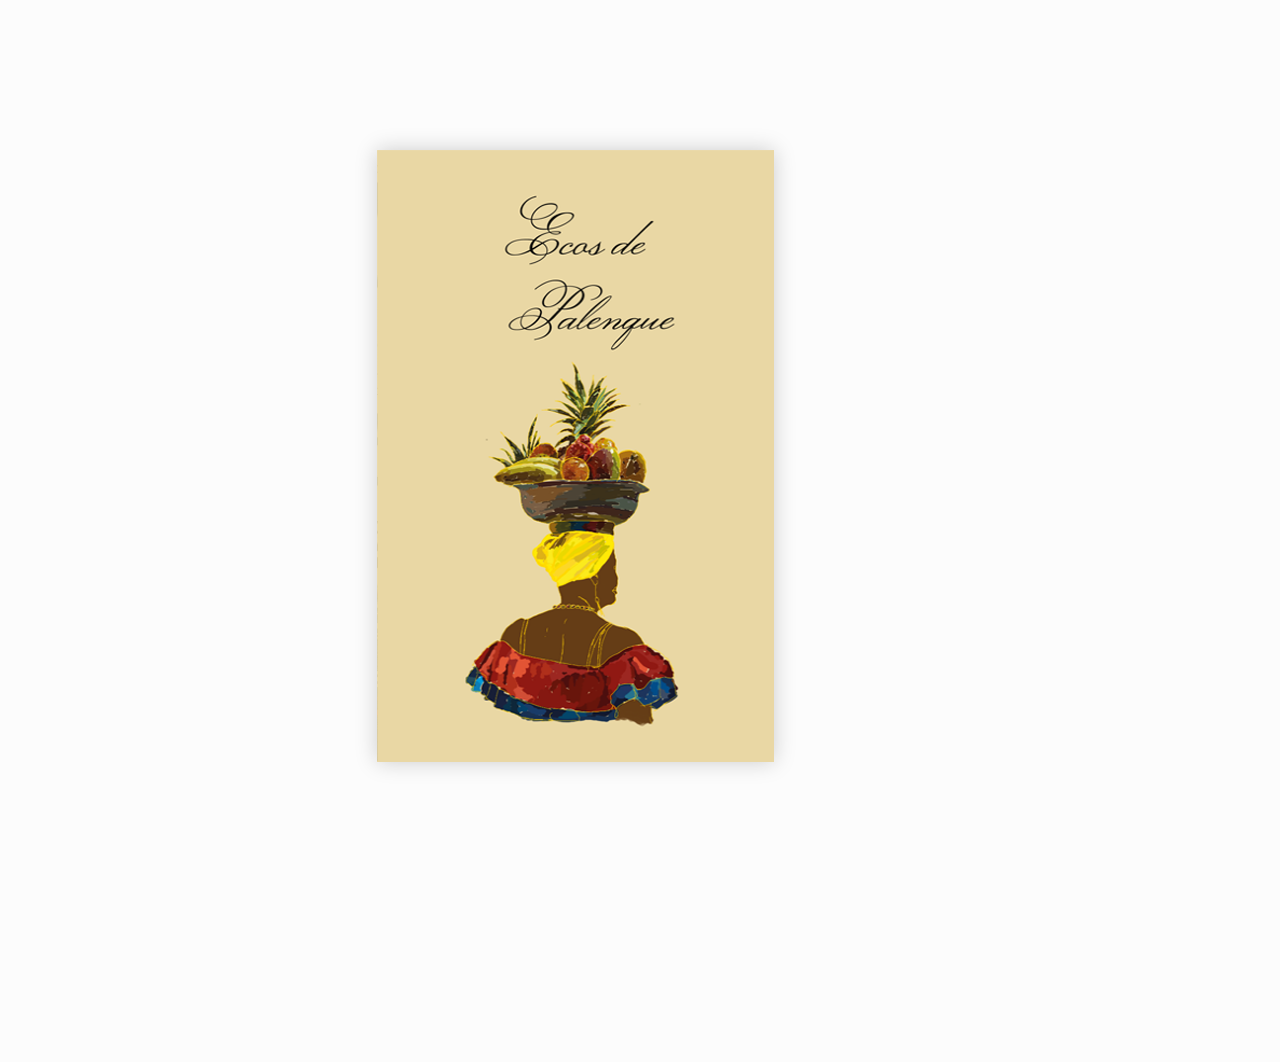
<file: flepbook/index.html>
<!doctype html>
<!--[if lt IE 7 ]> <html lang="en" class="ie6"> <![endif]-->
<!--[if IE 7 ]>    <html lang="en" class="ie7"> <![endif]-->
<!--[if IE 8 ]>    <html lang="en" class="ie8"> <![endif]-->
<!--[if IE 9 ]>    <html lang="en" class="ie9"> <![endif]-->
<!--[if !IE]><!--> <html lang="en"> <!--<![endif]-->
<head>
<meta name="viewport" content="width = 1050, user-scalable = no" />
<script type="text/javascript" src="js/jquery.min.1.7.js"></script>
<script type="text/javascript" src="js/modernizr.2.5.3.min.js"></script>
</head>
<body>

<div class="flipbook-viewport">
	<div class="container">
		<div class="flipbook">
			<div style="background-image:url(pages/1.png)"></div>
			<div style="background-image:url(pages/2.png)"></div>
			<div style="background-image:url(pages/3.png)"></div>
			<div style="background-image:url(pages/4.png)"></div>
			<div style="background-image:url(pages/5.png)"></div>
			<div style="background-image:url(pages/6.png)"></div>
			<div style="background-image:url(pages/7.png)"></div>
			<div style="background-image:url(pages/8.png)"></div>
			<div style="background-image:url(pages/9.png)"></div>
			<div style="background-image:url(pages/10.png)"></div>
			<div style="background-image:url(pages/11.png)"></div>
			<div style="background-image:url(pages/12.png)"></div>
			<div style="background-image:url(pages/13.png)"></div>
			<div style="background-image:url(pages/14.png)"></div>
			<div style="background-image:url(pages/15.png)"></div>
			<div style="background-image:url(pages/18.png)"></div>
			<div style="background-image:url(pages/21.png)"></div>
			<div style="background-image:url(pages/25.png)"></div>
			<div style="background-image:url(pages/29.png)"></div>
			<div style="background-image:url(pages/40.png)"></div>
			<div style="background-image:url(pages/45.png)"></div>
			<div style="background-image:url(pages/46.png)"></div>
			<div style="background-image:url(pages/47.png)"></div>
			<div style="background-image:url(pages/48.png)"></div>
			<div style="background-image:url(pages/49.png)"></div>
			<div style="background-image:url(pages/50.png)"></div>
			<div style="background-image:url(pages/51.png)"></div>
			<div style="background-image:url(pages/52.png)"></div>
		</div>	
	</div>
</div>
<script type="text/javascript">

function loadApp() {

	// Create the flipbook

	$('.flipbook').turn({
			// Width

			width:793,
			
			// Height

			height:612,

			// Elevation

			elevation: 50,
			
			// Enable gradients

			gradients: true,
			
			// Auto center this flipbook

			autoCenter: true

	});
}

// Load the HTML4 version if there's not CSS transform

yepnope({
	test : Modernizr.csstransforms,
	yep: ['js/turn.js'],
	nope: ['js/turn.html4.min.js'],
	both: ['css/basic.css'],
	complete: loadApp
});

</script>

</body>
</html>
</file>
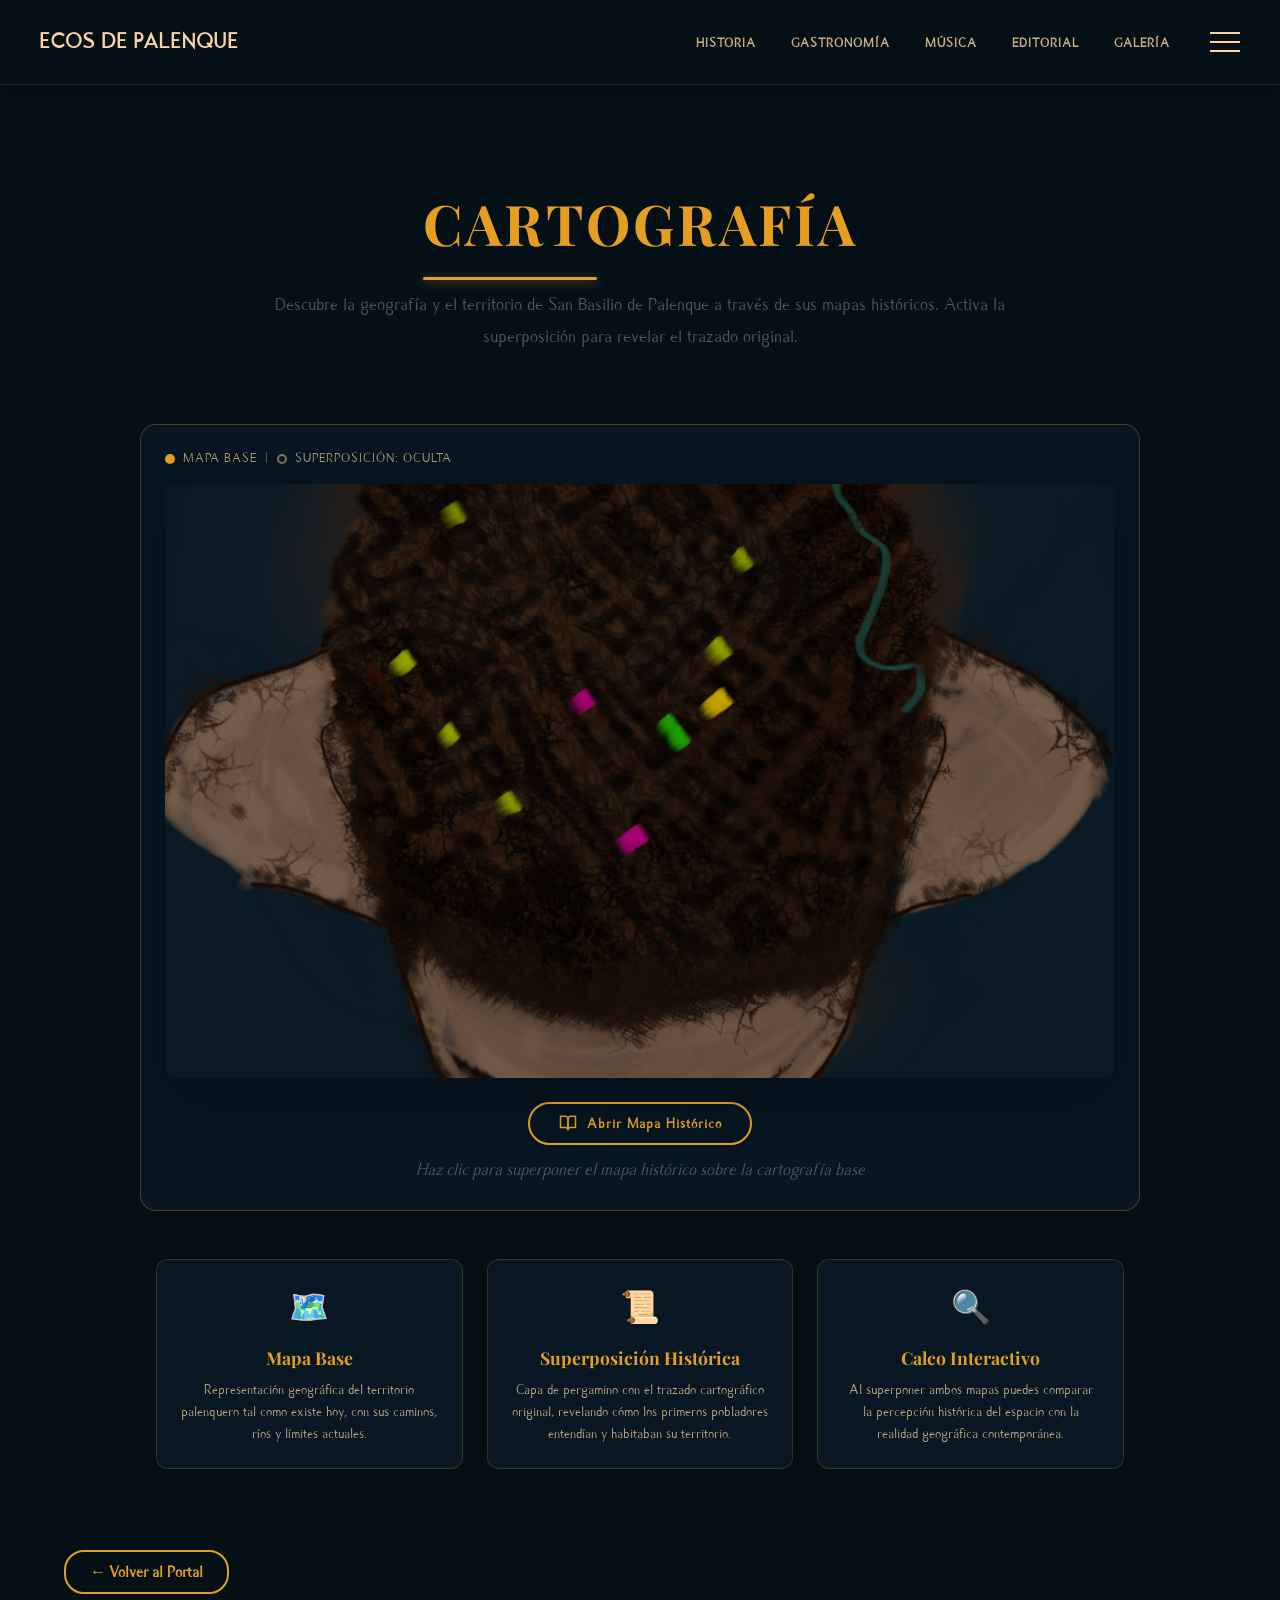
<file: cartografia.html>
<!DOCTYPE html>
<html lang="es">

<head>
    <meta charset="UTF-8">
    <meta name="viewport" content="width=device-width, initial-scale=1.0">
    <title>Cartografía - ECOS DE PALENQUE</title>
    <link rel="stylesheet" href="styles.css">
    <script src="javascript.js" defer></script>
    <link href="https://fonts.googleapis.com/css2?family=Playfair+Display:ital,wght@0,400;0,700;1,400&family=Poppins:wght@300;400;500;600&display=swap" rel="stylesheet">
    <style>
        /* ── PAGE BASE ─────────────────────────────────── */
        .carto-page {
            background-color: #051016;
            min-height: 100vh;
            padding: 3rem 5% 4rem;
            color: #fcd5a3;
        }

        .carto-header {
            text-align: center;
            margin-bottom: 2.5rem;
        }

        .carto-subtitle {
            color: rgba(252,213,163,0.75);
            font-size: 1rem;
            max-width: 680px;
            margin: 0 auto;
            line-height: 1.7;
        }

        /* ── SCENE WRAPPER ──────────────────────────────── */
        .carto-scene {
            max-width: 1000px;
            margin: 0 auto 3rem;
            background: rgba(11,29,46,0.5);
            border: 1px solid rgba(229,159,32,0.3);
            border-radius: 16px;
            padding: 1.5rem;
            position: relative;
        }

        /* ── LEGEND PILL ────────────────────────────────── */
        .carto-legend {
            display: flex;
            align-items: center;
            gap: 8px;
            font-size: 0.8rem;
            color: rgba(252,213,163,0.7);
            margin-bottom: 1rem;
            letter-spacing: 1px;
            text-transform: uppercase;
        }

        .legend-dot {
            width: 10px;
            height: 10px;
            border-radius: 50%;
            display: inline-block;
        }

        .base-dot { background: #e59f20; }

        .overlay-dot {
            background: transparent;
            border: 2px solid rgba(252,213,163,0.5);
            transition: background 0.3s;
        }

        .overlay-dot.active { background: #fcd5a3; border-color: #fcd5a3; }

        .legend-sep { opacity: 0.4; }

        /* ── MAP STAGE (stacked images) ─────────────────── */
        .carto-stage {
            position: relative;
            width: 100%;
            aspect-ratio: 16 / 10;
            border-radius: 10px;
            overflow: hidden;
            background: #0a1a25;
        }

        /* Base map — always fully visible */
        .carto-base {
            position: absolute;
            top: 0; left: 0;
            width: 100%; height: 100%;
            object-fit: cover;
            object-position: center 55%;
            display: block;
            z-index: 1;
        }

        /* Overlay map — 40% opacity by default, full when .visible */
        .carto-overlay {
            position: absolute;
            top: 0; left: 0;
            width: 100%; height: 100%;
            object-fit: cover;
            object-position: center 55%; /* Sube la imagen */
            display: block;
            z-index: 2;
            opacity: 1;
            filter: brightness(1.1) contrast(1.1); /* Efecto opacidad/intensidad */
            transition: opacity 0.8s ease;
            pointer-events: none;
        }

        .carto-overlay.visible {
            opacity: 1;
        }

        /* ── CORNER FOLD HINT ───────────────────────────── */
        .carto-corner-hint {
            position: absolute;
            bottom: 0;
            right: 0;
            width: 60px;
            height: 60px;
            z-index: 10;
            cursor: pointer;
        }

        .corner-fold {
            position: absolute;
            bottom: 0; right: 0;
            width: 0; height: 0;
            border-style: solid;
            border-width: 0 0 60px 60px;
            border-color: transparent transparent rgba(229,159,32,0.8) transparent;
            transition: border-width 0.3s;
        }

        .carto-corner-hint:hover .corner-fold,
        .carto-corner-hint.open .corner-fold {
            border-width: 0 0 70px 70px;
            border-bottom-color: #e59f20;
        }

        .corner-label {
            position: absolute;
            bottom: 8px;
            right: 6px;
            font-size: 0.6rem;
            color: #051016;
            font-weight: 700;
            letter-spacing: 0.5px;
            text-transform: uppercase;
            z-index: 11;
        }

        /* ── CONTROLS ───────────────────────────────────── */
        .carto-controls {
            display: flex;
            flex-direction: column;
            align-items: center;
            gap: 0.6rem;
            margin-top: 1.5rem;
        }

        .carto-toggle-btn {
            display: flex;
            align-items: center;
            gap: 10px;
            background: transparent;
            border: 2px solid #e59f20;
            color: #e59f20;
            padding: 0.65rem 1.8rem;
            border-radius: 50px;
            font-size: 0.9rem;
            letter-spacing: 1px;
            cursor: pointer;
            transition: background 0.3s, color 0.3s, transform 0.2s;
            font-family: inherit;
        }

        .carto-toggle-btn:hover {
            background: #e59f20;
            color: #051016;
            transform: scale(1.04);
        }

        .carto-toggle-btn.active {
            background: rgba(229,159,32,0.15);
            border-color: #fcd5a3;
            color: #fcd5a3;
        }

        .carto-btn-icon {
            width: 18px;
            height: 18px;
        }

        .carto-hint-text {
            font-size: 0.75rem;
            color: rgba(252,213,163,0.5);
            text-align: center;
        }

        /* ── INFO CARDS ─────────────────────────────────── */
        .carto-info-grid {
            display: grid;
            grid-template-columns: repeat(3, 1fr);
            gap: 1.5rem;
            max-width: 1000px;
            margin: 0 auto 2rem;
        }

        @media (max-width: 800px) {
            .carto-info-grid { grid-template-columns: 1fr; }
        }

        .carto-info-card {
            background: rgba(11,29,46,0.6);
            border: 1px solid rgba(229,159,32,0.2);
            border-radius: 12px;
            padding: 1.5rem;
            text-align: center;
            transition: border-color 0.3s, transform 0.3s;
        }

        .carto-info-card:hover {
            border-color: #e59f20;
            transform: translateY(-4px);
        }

        .carto-info-icon {
            font-size: 2rem;
            margin-bottom: 0.8rem;
        }

        .carto-info-card h3 {
            font-family: 'Playfair Display', serif;
            font-size: 1.1rem;
            color: #e59f20;
            margin-bottom: 0.5rem;
        }

        .carto-info-card p {
            font-size: 0.85rem;
            color: rgba(252,213,163,0.75);
            line-height: 1.6;
        }
    </style>
</head>

<body>
    <!-- PANEL LATERAL (VENTANA AZUL) -->
    <div class="panel" id="panel">
        <nav>
            <ul>
                <li><a href="index.html">INICIO</a></li>
                <li><a href="historia.html">HISTORIA</a></li>
                <li><a href="gastronomia.html">GASTRONOMÍA</a></li>
                <li><a href="musica.html">MÚSICA</a></li>
                <li><a href="editorial.html">EDITORIAL</a></li>
                <li><a href="galeria.html">GALERÍA</a></li>
                <li><a href="actividades.html">ACTIVIDADES</a></li>
                <li><a href="explora.html">EXPLORAR</a></li>
                <li><a href="cartografia.html">CARTOGRAFÍA</a></li>
            </ul>
        </nav>
    </div>

    <header class="header-principal subpage-header">
        <div class="header-brand">
            <a href="index.html" class="ecos-palenque" style="text-decoration: none;">ECOS DE PALENQUE</a>
        </div>
        <div class="header-right-side">
            <nav class="nav-desktop">
                <ul>
                    <li><a href="historia.html">HISTORIA</a></li>
                    <li><a href="gastronomia.html">GASTRONOMÍA</a></li>
                    <li><a href="musica.html">MÚSICA</a></li>
                    <li><a href="editorial.html">EDITORIAL</a></li>
                    <li><a href="galeria.html">GALERÍA</a></li>
                </ul>
            </nav>
            <!-- BOTÓN HAMBURGUESA INTEGRADO -->
            <div id="btnMenu" class="hamburguesa-header">
                <span></span>
                <span></span>
                <span></span>
            </div>
        </div>
    </header>

    <main class="page-container carto-page">

        <!-- Header Section -->
        <div class="carto-header">
            <h1 class="section-title animate-on-scroll" style="color: #e59f20;">Cartografía</h1>
            <p class="carto-subtitle">Descubre la geografía y el territorio de San Basilio de Palenque a través de sus mapas históricos. Activa la superposición para revelar el trazado original.</p>
        </div>

        <!-- Map Section -->
        <div class="carto-scene animate-on-scroll premium-img-effect">

            <!-- Legend/Status Pill -->
            <div class="carto-legend">
                <span class="legend-dot base-dot"></span> Mapa Base
                <span class="legend-sep">|</span>
                <span class="legend-dot overlay-dot" id="overlay-legend-dot"></span>
                <span id="overlay-legend-text">Superposición: Oculta</span>
            </div>

            <!-- Map Stage: layered images -->
            <div class="carto-stage">
                <!-- Base map (always visible) -->
                <img src="imagenes/cartografia3.png" alt="Mapa cartográfico base de Palenque" class="carto-base">

                <!-- Overlay map (parchment layer, toggleable) -->
                <img src="imagenes/mapapng.png" alt="Cartografía histórica de Palenque" class="carto-overlay" id="carto-overlay">

            </div>

            <!-- Toggle Button -->
            <div class="carto-controls">
                <button class="carto-toggle-btn" id="carto-toggle-btn">
                    <svg xmlns="http://www.w3.org/2000/svg" viewBox="0 0 24 24" fill="none" stroke="currentColor" stroke-width="2" stroke-linecap="round" stroke-linejoin="round" class="carto-btn-icon"><path d="M2 3h6a4 4 0 0 1 4 4v14a3 3 0 0 0-3-3H2z"/><path d="M22 3h-6a4 4 0 0 0-4 4v14a3 3 0 0 1 3-3h7z"/></svg>
                    <span id="carto-btn-label">Abrir Mapa Histórico</span>
                </button>
                <p class="carto-hint-text">Haz clic para superponer el mapa histórico sobre la cartografía base</p>
            </div>

        </div>

        <!-- Info Cards -->
        <div class="carto-info-grid animate-on-scroll">
            <div class="carto-info-card premium-img-effect">
                <div class="carto-info-icon">🗺️</div>
                <h3>Mapa Base</h3>
                <p>Representación geográfica del territorio palenquero tal como existe hoy, con sus caminos, ríos y límites actuales.</p>
            </div>
            <div class="carto-info-card premium-img-effect">
                <div class="carto-info-icon">📜</div>
                <h3>Superposición Histórica</h3>
                <p>Capa de pergamino con el trazado cartográfico original, revelando cómo los primeros pobladores entendían y habitaban su territorio.</p>
            </div>
            <div class="carto-info-card premium-img-effect">
                <div class="carto-info-icon">🔍</div>
                <h3>Calco Interactivo</h3>
                <p>Al superponer ambos mapas puedes comparar la percepción histórica del espacio con la realidad geográfica contemporánea.</p>
            </div>
        </div>

        <a href="index.html" class="back-link">← Volver al Portal</a>
    </main>

    <script>
        const overlay = document.getElementById('carto-overlay');
        const btn = document.getElementById('carto-toggle-btn');
        const btnLabel = document.getElementById('carto-btn-label');
        const legendDot = document.getElementById('overlay-legend-dot');
        const legendText = document.getElementById('overlay-legend-text');

        let isOpen = false;

        function toggleOverlay() {
            isOpen = !isOpen;
            if (isOpen) {
                overlay.classList.add('visible');
                btn.classList.add('active');
                btnLabel.textContent = 'Cerrar Mapa Histórico';
                legendDot.classList.add('active');
                legendText.textContent = 'Superposición: Visible';
            } else {
                overlay.classList.remove('visible');
                btn.classList.remove('active');
                btnLabel.textContent = 'Abrir Mapa Histórico';
                legendDot.classList.remove('active');
                legendText.textContent = 'Superposición: Oculta';
            }
        }

        btn.addEventListener('click', toggleOverlay);
    </script>

</body>

</html>
</file>
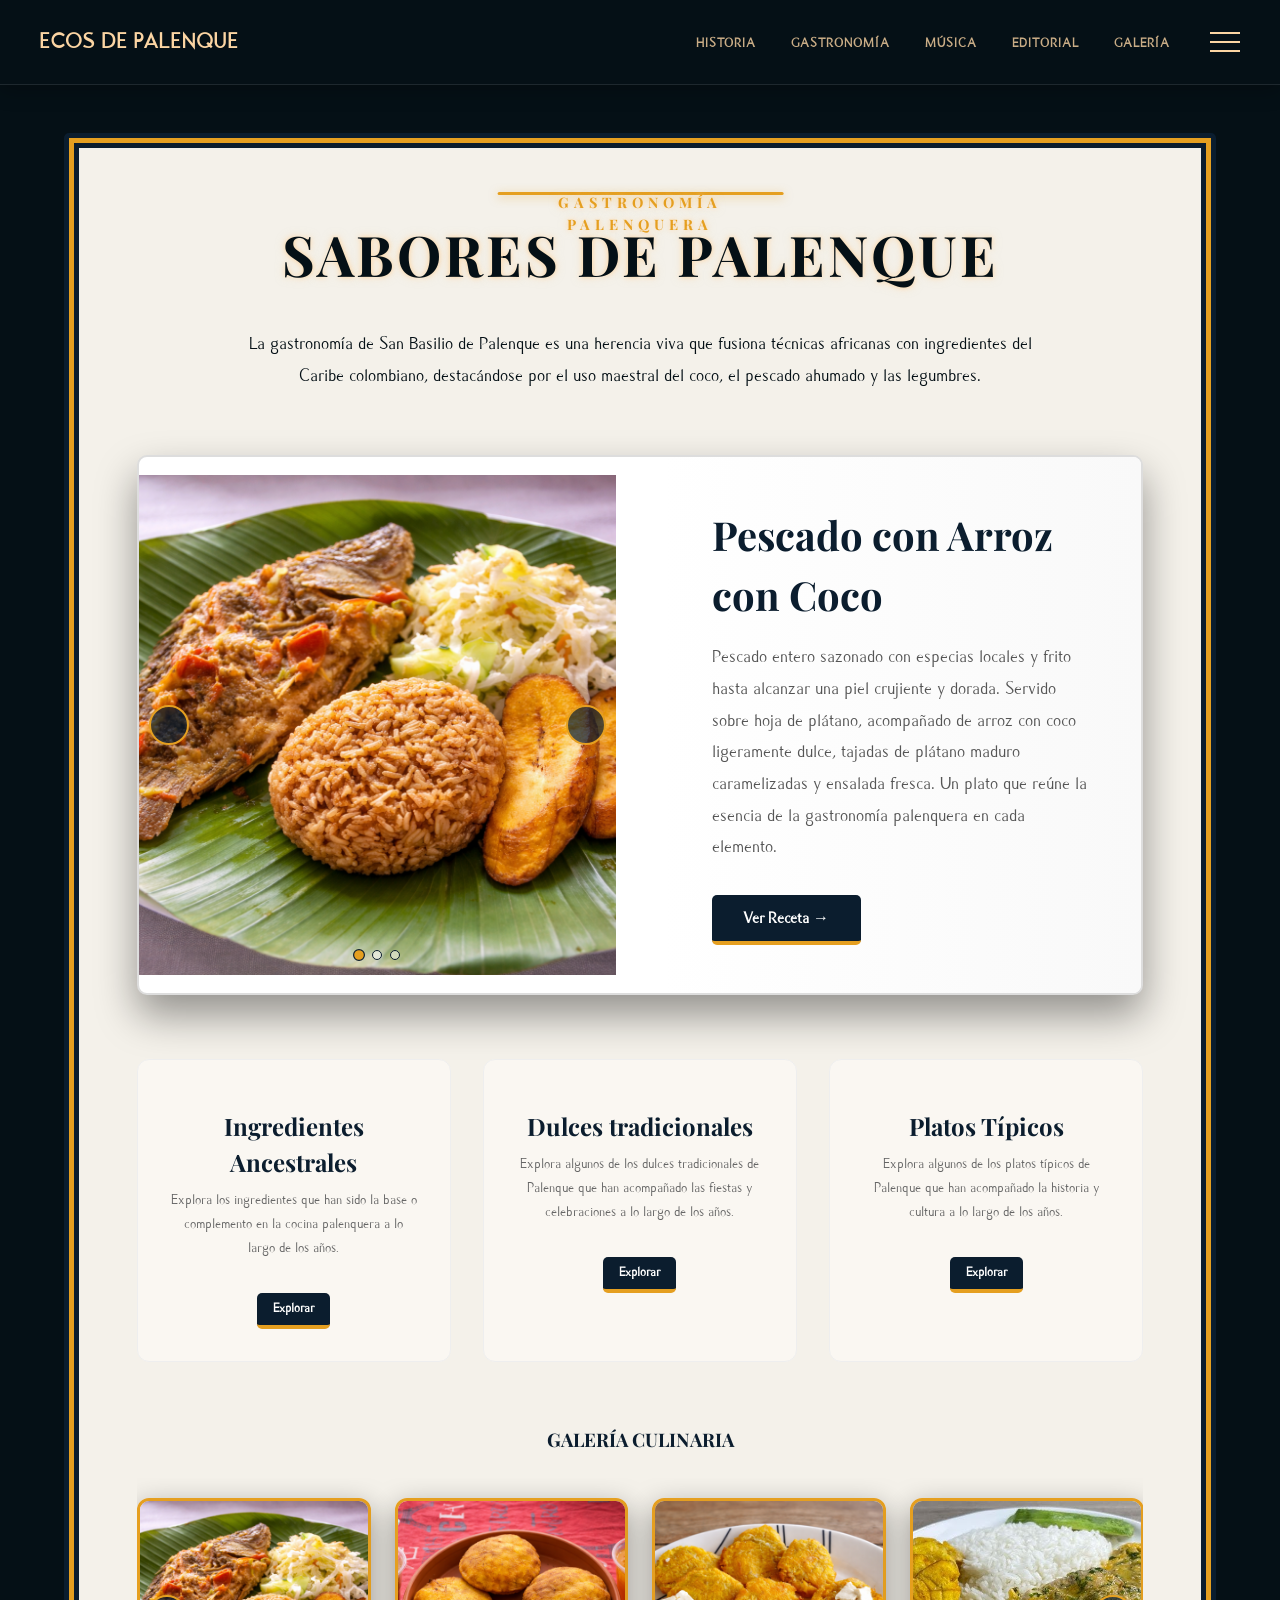
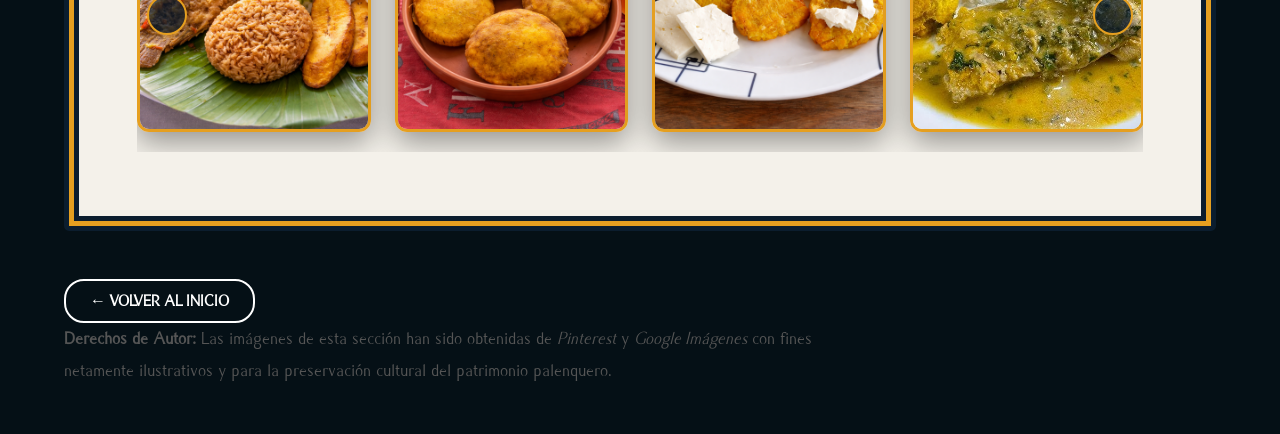
<file: gastronomia.html>
<!DOCTYPE html>
<html lang="es">

<head>
    <meta charset="UTF-8">
    <meta name="viewport" content="width=device-width, initial-scale=1.0">
    <title>Gastronomía - ECOS DE PALENQUE</title>
    <link rel="stylesheet" href="styles.css">
    <link
        href="https://fonts.googleapis.com/css2?family=Playfair+Display:ital,wght@0,400;0,700;1,400&family=Poppins:wght@300;400;500;600&display=swap"
        rel="stylesheet">
    <style>
        /* Estilos específicos de carrusel y animaciones que pueden permanecer aquí si son únicos, 
           pero la mayoría se han movido a styles.css */
        .featured-dish-container {
            display: grid;
            grid-template-columns: 1fr 1fr;
            gap: 3rem;
            align-items: center;
        }
        .featured-image-box { height: 500px; }
        .category-row {
            display: grid;
            grid-template-columns: repeat(3, 1fr);
            gap: 2rem;
            margin-top: 4rem;
        }
        .category-box {
            background: #faf7f2;
            padding: 2rem;
            border-radius: 12px;
            text-align: center;
            border: 1px solid #eee;
        }
    </style>
</head>

<body>
    <!-- PANEL LATERAL (VENTANA AZUL) -->
    <div class="panel" id="panel">
        <nav>
            <ul>
                <li><a href="index.html">INICIO</a></li>
                <li><a href="historia.html">HISTORIA</a></li>
                <li><a href="gastronomia.html">GASTRONOMÍA</a></li>
                <li><a href="musica.html">MÚSICA</a></li>
                <li><a href="editorial.html">EDITORIAL</a></li>
                <li><a href="galeria.html">GALERÍA</a></li>
                <li><a href="actividades.html">ACTIVIDADES</a></li>
                <li><a href="explora.html">EXPLORAR</a></li>
                <li><a href="cartografia.html">CARTOGRAFÍA</a></li>
            </ul>
        </nav>
    </div>

    <header class="header-principal subpage-header">
        <div class="header-brand">
            <a href="index.html" class="ecos-palenque" style="text-decoration: none;">ECOS DE PALENQUE</a>
        </div>
        <div class="header-right-side">
            <nav class="nav-desktop">
                <ul>
                    <li><a href="historia.html">HISTORIA</a></li>
                    <li><a href="gastronomia.html">GASTRONOMÍA</a></li>
                    <li><a href="musica.html">MÚSICA</a></li>
                    <li><a href="editorial.html">EDITORIAL</a></li>
                    <li><a href="galeria.html">GALERÍA</a></li>
                </ul>
            </nav>
            <!-- BOTÓN HAMBURGUESA INTEGRADO -->
            <div id="btnMenu" class="hamburguesa-header">
                <span></span>
                <span></span>
                <span></span>
            </div>
        </div>
    </header>

    <main class="page-container" style="background-color: #051016; padding: 3rem 5%;">
        <div class="gastronomy-ancestral animate-on-scroll">
            <header class="ancestral-header">
                <h2 class="section-title animate-on-scroll"
                    style="color: #051016; text-shadow: 0 0 5px #fcd5a3, 0 0 10px rgba(252,213,163,0.5);">SABORES DE
                    PALENQUE</h2>
                <p style="text-align: center; margin: 0 auto; color: #051016;">La gastronomía de San Basilio de Palenque
                    es una herencia viva que fusiona técnicas africanas con ingredientes del Caribe colombiano,
                    destacándose por el uso maestral del coco, el pescado ahumado y las legumbres.</p>
            </header>

            <!-- Plato Principal (Featured) -->
            <section class="featured-dish-container">
                <div class="featured-image-box">
                    <div class="ancestral-carousel" id="gastronomy-carousel">
                        <div class="carousel-track">
                            <div class="carousel-slide">
                                <img src="imagenes/Plato tradicional colombiano en hoja de plátano.png" alt="Pescado">
                            </div>
                            <div class="carousel-slide">
                                <img src="imagenes/Arepas de huevo con bebidas frías.png" alt="arepa">
                            </div>
                            <div class="carousel-slide">
                                <img src="imagenes/Patacones con queso fresco.png" alt="patacon">
                            </div>
                        </div>
                        <button class="carousel-btn carousel-prev"></button>
                        <button class="carousel-btn carousel-next"></button>
                        <div class="carousel-dots">
                            <span class="carousel-dot active"></span>
                            <span class="carousel-dot"></span>
                            <span class="carousel-dot"></span>
                        </div>
                    </div>
                </div>

                <!--recetas-->
                <div class="featured-info gastro-info" style="display: flex;">
                    <h3>Pescado con Arroz con Coco</h3>
                    <p>Pescado entero sazonado con especias locales y frito hasta alcanzar una piel crujiente y dorada.
                        Servido sobre hoja de plátano, acompañado de arroz con coco ligeramente dulce, tajadas de
                        plátano maduro caramelizadas y ensalada fresca. Un plato que reúne la esencia de la gastronomía
                        palenquera en cada elemento.</p>

                    <button type="button" class="btn-recipe"
                        style="border: none; border-bottom: 4px solid #e59f20; cursor: pointer; font-size: 1rem; font-family: inherit;"
                        onclick="const content = this.nextElementSibling; content.style.display = content.style.display === 'block' ? 'none' : 'block';">Ver
                        Receta →</button>
                    <div class="recipe-content"
                        style="display: none; margin-top: 1.5rem; text-align: left; background: rgba(0,0,0,0.03); padding: 1.5rem; border-radius: 8px; border-left: 4px solid #e59f20;">
                        <h4 style="margin-bottom: 0.5rem; color: #051016;">🧾 Ingredientes</h4>
                        <div style="margin-bottom: 1rem; padding-left: 1.5rem; color: #555;">
                            <strong>Para el pescado:</strong>
                            <ul style="margin-bottom: 0.8rem; margin-top: 0.2rem; padding-left: 1.5rem;">
                                <li>1 pescado entero (mojarra o pargo)</li>
                                <li>Ajo, sal, limón</li>
                                <li>Aceite</li>
                            </ul>
                            <strong>Para el arroz con coco:</strong>
                            <ul style="margin-bottom: 0.8rem; margin-top: 0.2rem; padding-left: 1.5rem;">
                                <li>2 tazas de arroz</li>
                                <li>1 coco (o leche de coco)</li>
                                <li>Azúcar o panela</li>
                                <li>Sal</li>
                            </ul>
                            <strong>Acompañantes:</strong>
                            <ul style="margin-top: 0.2rem; padding-left: 1.5rem;">
                                <li>Plátano maduro</li>
                                <li>Ensalada (re pollo, zanahoria, limón)</li>
                            </ul>
                        </div>

                        <h4 style="margin-bottom: 0.5rem; color: #051016;">Preparación</h4>
                        <div style="margin-bottom: 1rem; padding-left: 1.5rem; color: #555;">
                            <strong>Pescado:</strong>
                            <ol style="margin-bottom: 0.8rem; margin-top: 0.2rem; padding-left: 1.5rem;">
                                <li style="margin-bottom: 0.3rem;">Limpia el pescado y hazle cortes.</li>
                                <li style="margin-bottom: 0.3rem;">Adoba con ajo, sal y limón.</li>
                                <li style="margin-bottom: 0.3rem;">Fríe en aceite caliente hasta que quede crujiente.
                                </li>
                            </ol>
                            <strong>Arroz con coco:</strong>
                            <ol style="margin-bottom: 0.8rem; margin-top: 0.2rem; padding-left: 1.5rem;">
                                <li style="margin-bottom: 0.3rem;">Cocina la leche de coco hasta que se forme una
                                    especie de “titoté” (aceite del coco).</li>
                                <li style="margin-bottom: 0.3rem;">Agrega el arroz, agua, sal y un toque dulce.</li>
                                <li style="margin-bottom: 0.3rem;">Cocina como arroz normal.</li>
                            </ol>
                            <strong>Plátano:</strong>
                            <ol style="margin-bottom: 0.8rem; margin-top: 0.2rem; padding-left: 1.5rem;">
                                <li style="margin-bottom: 0.3rem;">Corta el plátano maduro en tajadas.</li>
                                <li style="margin-bottom: 0.3rem;">Fríe hasta que estén doradas.</li>
                            </ol>
                        </div>
                        <p style="color: #555; margin-top: 1rem;"><strong>Montaje:</strong> Sirve el pescado con arroz
                            con coco, patacones o tajadas y ensalada fresca.</p>
                    </div>
                </div>


                <div class="featured-info gastro-info" style="display: none;">
                    <h3>Arepa de huevo</h3>
                    <p>Estas arepas de maíz amarillo son fritas hasta inflar, rellenas con huevo y nuevamente doradas
                        hasta lograr una textura crujiente por fuera y suave por dentro. Un bocado lleno de tradición y
                        sabor auténtico.</p>
                    <button type="button" class="btn-recipe"
                        style="border: none; border-bottom: 4px solid #e59f20; cursor: pointer; font-size: 1rem; font-family: inherit;"
                        onclick="const content = this.nextElementSibling; content.style.display = content.style.display === 'block' ? 'none' : 'block';">Ver
                        Receta →</button>
                    <div class="recipe-content"
                        style="display: none; margin-top: 1.5rem; text-align: left; background: rgba(0,0,0,0.03); padding: 1.5rem; border-radius: 8px; border-left: 4px solid #e59f20;">
                        <h4 style="margin-bottom: 0.5rem; color: #051016;">Ingredientes</h4>
                        <ul style="margin-bottom: 1rem; padding-left: 1.5rem; color: #555;">
                            <li>2 tazas de harina de maíz amarillo</li>
                            <li>Agua tibia</li>
                            <li>Sal</li>
                            <li>4 huevos</li>
                            <li>Aceite para freír</li>
                        </ul>
                        <h4 style="margin-bottom: 0.5rem; color: #051016;">Preparación</h4>
                        <ol style="margin-bottom: 1rem; padding-left: 1.5rem; color: #555;">
                            <li style="margin-bottom: 0.3rem;">Mezcla la harina con agua y sal hasta formar una masa
                                suave.</li>
                            <li style="margin-bottom: 0.3rem;">Forma bolas y aplástalas (tipo arepa gruesa).</li>
                            <li style="margin-bottom: 0.3rem;">Fríelas en aceite hasta que inflen un poco.</li>
                            <li style="margin-bottom: 0.3rem;">Sácalas, ábrelas con cuidado y agrega un huevo crudo
                                dentro.</li>
                            <li>Vuelve a freír hasta que el huevo se cocine y queden bien doradas.</li>
                        </ol>
                        <p style="margin-top: 0.8rem; font-size: 0.9em; color: #e59f20;"><em>💡 Tip tradicional: algunas
                                versiones llevan carne molida dentro.</em></p>
                    </div>
                </div>


                <div class="featured-info gastro-info" style="display: none;">
                    <h3>Patacones con queso fresco</h3>
                    <p>Crujientes discos de plátano verde doblemente fritos, dorados a la perfección, con un interior
                        suave y un exterior crocante. Acompañados de queso costeño fresco que aporta un contraste salado
                        y cremoso, evocando los sabores tradicionales.</p>
                    <button type="button" class="btn-recipe"
                        style="border: none; border-bottom: 4px solid #e59f20; cursor: pointer; font-size: 1rem; font-family: inherit;"
                        onclick="const content = this.nextElementSibling; content.style.display = content.style.display === 'block' ? 'none' : 'block';">Ver
                        Receta →</button>
                    <div class="recipe-content"
                        style="display: none; margin-top: 1.5rem; text-align: left; background: rgba(0,0,0,0.03); padding: 1.5rem; border-radius: 8px; border-left: 4px solid #e59f20;">
                        <h4 style="margin-bottom: 0.5rem; color: #051016;"> Ingredientes</h4>
                        <ul style="margin-bottom: 1rem; padding-left: 1.5rem; color: #555;">
                            <li>Plátanos verdes</li>
                            <li>Aceite para freír</li>
                            <li>Sal</li>
                            <li>Queso costeño</li>
                        </ul>
                        <h4 style="margin-bottom: 0.5rem; color: #051016;">Preparación</h4>
                        <ol style="margin-bottom: 1rem; padding-left: 1.5rem; color: #555;">
                            <li style="margin-bottom: 0.3rem;">Pela los plátanos y córtalos en trozos gruesos.</li>
                            <li style="margin-bottom: 0.3rem;">Fríelos en aceite caliente por unos 3–4 minutos (primera
                                fritura).</li>
                            <li style="margin-bottom: 0.3rem;">Sácalas y aplástalas con una tabla o vaso.</li>
                            <li style="margin-bottom: 0.3rem;">Vuelve a freírlos hasta que queden dorados y crujientes.
                            </li>
                            <li>Agrégales sal al gusto.</li>
                            s hasta que queden dorados y crujientes.</li>
                            <li>Agrégales sal al gusto.</li>
                        </ol>
                        <p style="color: #555;">Sirve con trozos de queso costeño encima o al lado.</p>
                        <p style="margin-top: 0.8rem; font-size: 0.9em; color: #e59f20;"><em>💡 Tip palenquero: a veces
                                les ponen suero costeño o ajito machacado.</em></p>
                    </div>
                </div>
            </section>

            <!-- 2CATEGORIA -->
            <div class="category-row">
                <div class="category-box">
                    <div class="icon" style="font-size: 2rem;"></div>
                    <h4>Ingredientes Ancestrales</h4>
                    <p>Explora los ingredientes que han sido la base o complemento en la cocina palenquera a lo largo de
                        los años.</p>
                    <a href="#" id="open-ingredients" class="btn-recipe"
                        style="padding: 0.4rem 1rem; font-size: 0.8rem;">Explorar</a>
                </div>




                <div class="category-box">
                    <div class="icon" style="font-size: 2rem;"></div>
                    <h4>Dulces tradicionales</h4>
                    <p>Explora algunos de los dulces tradicionales de Palenque que han acompañado las fiestas y
                        celebraciones a lo largo de los años.</p>
                    <a href="#" id="open-sweets" class="btn-recipe"
                        style="padding: 0.4rem 1rem; font-size: 0.8rem;">Explorar</a>
                </div>
                <div class="category-box">
                    <div class="icon" style="font-size: 2rem;"></div>
                    <h4>Platos Típicos</h4>
                    <p>Explora algunos de los platos típicos de Palenque que han acompañado la historia y cultura a lo
                        largo de los años.</p>
                    <a href="#" id="open-dishes" class="btn-recipe"
                        style="padding: 0.4rem 1rem; font-size: 0.8rem;">Explorar</a>
                </div>
            </div>

            <!-- Galería al pié -->
            <h3
                style="font-family: 'Playfair Display', serif; text-align: center; margin-bottom: 1.5rem; color: #0b1d2e;">
                GALERÍA CULINARIA</h3>
            <div class="gallery-viewport">
                <div class="ancestral-gallery premium-img-effect" id="gallery-carousel-track">
                    <!-- Platos -->
                    <div class="gallery-item">
                        <img src="imagenes/Plato tradicional colombiano en hoja de plátano.png" alt="Plato Tradicional">
                    </div>
                    <div class="gallery-item">
                        <img src="imagenes/Arepas de huevo con bebidas frías.png" alt="Arepas de Huevo">
                    </div>
                    <div class="gallery-item">
                        <img src="imagenes/Patacones con queso fresco.png" alt="Patacones">
                    </div>
                    <div class="gallery-item">
                        <img src="imagenes/platos tipicos/encocado de pescado.jpg" alt="Encocado de Pescado">
                    </div>
                    <div class="gallery-item">
                        <img src="imagenes/platos tipicos/mote de bagre.jpg" alt="Mote de Bagre">
                    </div>
                    <div class="gallery-item">
                        <img src="imagenes/platos tipicos/majuana.png" alt="Majuana">
                    </div>
                    <div class="gallery-item">
                        <img src="imagenes/platos tipicos/arroz con quelonios.jpg" alt="Arroz típico">
                    </div>
                    <!-- Dulces -->
                    <div class="gallery-item">
                        <img src="imagenes/dulces/alegria.jpg" alt="Alegría">
                    </div>
                    <div class="gallery-item">
                        <img src="imagenes/dulces/cocadas.png" alt="Cocada">
                    </div>
                    <div class="gallery-item">
                        <img src="imagenes/dulces/enyucado.jpg" alt="Enyucado">
                    </div>
                    <div class="gallery-item">
                        <img src="imagenes/dulces/caballitos.jpg" alt="Caballito">
                    </div>
                    <div class="gallery-item">
                        <img src="imagenes/dulces/bolas de mani.jpg" alt="Dulces de Maní">
                    </div>
                    <div class="gallery-item">
                        <img src="imagenes/dulces/panelitas.jpg" alt="Panelitas">
                    </div>
                    <div class="gallery-item">
                        <img src="imagenes/dulces/tamarindo dulce.png" alt="Dulce de Tamarindo">
                    </div>
                    <div class="gallery-item">
                        <img src="imagenes/dulces/arroz con coco.jpeg" alt="Arroz con coco">
                    </div>
                    <!-- Ingredientes -->
                    <div class="gallery-item">
                        <img src="imagenes/ingredientes/coco.jpg" alt="Coco">
                    </div>
                    <div class="gallery-item">
                        <img src="imagenes/ingredientes/maiz.jpg" alt="Maíz">
                    </div>
                    <div class="gallery-item">
                        <img src="imagenes/ingredientes/yuca.jpg" alt="Yuca">
                    </div>
                    <div class="gallery-item">
                        <img src="imagenes/ingredientes/tamarindo.jpg" alt="Tamarindo">
                    </div>
                    <div class="gallery-item">
                        <img src="imagenes/ingredientes/melao de panela.jpg" alt="Melao de Panela">
                    </div>
                </div>
                <!-- Gallery Navigation -->
                <button class="carousel-btn carousel-prev" id="gallery-prev" style="position: absolute; left: 10px;"></button>
                <button class="carousel-btn carousel-next" id="gallery-next" style="position: absolute; right: 10px;"></button>
            </div>

        </div>

        <a href="index.html" class="back-link" style="border-color: white; color: white;">← VOLVER AL INICIO</a>
        <section class="image-copyright-notice animate-on-scroll">
            <p><strong>Derechos de Autor:</strong> Las imágenes de esta sección han sido obtenidas de <i>Pinterest</i> y <i>Google Imágenes</i> con fines netamente ilustrativos y para la preservación cultural del patrimonio palenquero.</p>
        </section>
    </main>

    <!-- Modal de Ingredientes -->
    <div id="ingredients-modal" class="modal-overlay">
        <div class="modal-content">
            <button class="close-modal">&times;</button>
            <h2 class="modal-title">INGREDIENTES ANCESTRALES</h2>
            <div class="decorative-line"></div>

            <div class="ingredients-grid">
                <!-- Coco -->
                <div class="ingredient-card">
                    <div class="ing-img-box">
                        <img src="imagenes/ingredientes/coco.jpg" alt="Coco">
                    </div>
                    <div class="ing-info">
                        <h3>Coco</h3>
                        <p>El coco es uno de los ingredientes más importantes del Caribe. En Palenque, no solo se
                            utiliza por su sabor, sino por su versatilidad: de él se obtiene leche, aceite y base para
                            dulces.</p>
                        <p>Es un fruto tropical con cáscara dura y pulpa blanca rica en grasas naturales.</p>
                    </div>
                </div>


                <!-- Yuca -->
                <div class="ingredient-card">
                    <div class="ing-img-box">
                        <img src="imagenes/ingredientes/yuca.jpg" alt="Yuca">
                    </div>
                    <div class="ing-info">
                        <h3>Yuca</h3>
                        <p>La yuca es un alimento ancestral heredado de los pueblos indígenas. Su facilidad de cultivo
                            la convirtió en un recurso clave para la supervivencia.</p>
                        <p>Es una Raíz rica en almidón, de textura firme y sabor neutro.</p>
                    </div>
                </div>


                <!-- Ñame -->
                <div class="ingredient-card">
                    <div class="ing-img-box">
                        <img src="imagenes/ingredientes/ñame.jpg" alt="Ñame">
                    </div>
                    <div class="ing-info">
                        <h3>Ñame</h3>
                        <p>El ñame tiene origen africano y llegó a América con las comunidades afrodescendientes. Su
                            presencia en la cocina palenquera mantiene ese vínculo histórico.</p>
                        <p>Es un Tubérculo de pulpa suave, similar a la yuca pero más húmedo.</p>
                    </div>
                </div>


                <!-- Maiz -->
                <div class="ingredient-card">
                    <div class="ing-img-box">
                        <img src="imagenes/ingredientes/maiz.jpg" alt="Maiz">
                    </div>
                    <div class="ing-info">
                        <h3>Maiz</h3>
                        <p>El maíz es símbolo de vida en América. En Palenque, este grano ancestral se transforma en
                            preparaciones que conectan el pasado indígena con el presente cultural.</p>
                    </div>
                </div>


                <!-- Zarandaja -->
                <div class="ingredient-card">
                    <div class="ing-img-box">
                        <img src="imagenes/ingredientes/zarandaja.jpg" alt="Zarandaja">
                    </div>
                    <div class="ing-info">
                        <h3>Zarandaja</h3>
                        <p>La zarandaja es un ingrediente humilde pero esencial. En las recetas tradicionales, aporta
                            sustento y refleja la conexión con la tierra del Caribe.</p>
                        <p>Es un tipo de grano parecido al frijol o la arveja, generalmente de color claro aunque puede
                            variar.</p>
                    </div>
                </div>


                <!-- Bleo -->
                <div class="ingredient-card">
                    <div class="ing-img-box">
                        <img src="imagenes/ingredientes/bleo.png" alt="Bleo">
                    </div>
                    <div class="ing-info">
                        <h3>Bleo</h3>
                        <p>Es conocimiento ancestral hecho ingrediente. Aunque poco conocido fuera de la región, ha sido
                            durante generaciones una base en la cocina tradicional.</p>
                        <p>Es una planta de hojas verdes comestibles, parecida a la espinaca. Crece de forma silvestre o
                            en huertas caseras en zonas cálidas como San Basilio de Palenque.</p>
                    </div>
                </div>


                <!-- Tamarindo -->
                <div class="ingredient-card">
                    <div class="ing-img-box">
                        <img src="imagenes/ingredientes/tamarindo.jpg" alt="Tamarindo">
                    </div>
                    <div class="ing-info">
                        <h3>Tamarindo</h3>
                        <p>Entre lo ácido y lo dulce, el tamarindo aporta contraste y carácter. Su uso en la gastronomía
                            refleja la diversidad de sabores que definen la identidad palenquera.</p>
                        <p>Es el fruto de un árbol llamado tamarindo. Crece en vainas alargadas (como una cáscara), y
                            dentro tiene una pulpa marrón oscura que es la parte comestible.</p>
                    </div>
                </div>


                <!-- Plátano -->
                <div class="ingredient-card">
                    <div class="ing-img-box">
                        <img src="imagenes/ingredientes/Plátano.jpg" alt="Plátano">
                    </div>
                    <div class="ing-info">
                        <h3>Plátano</h3>
                        <p>Versátil y cotidiano, el plátano es parte fundamental de la vida en Palenque. Su presencia
                            constante en la cocina habla de adaptación y riqueza cultural.</p>
                    </div>
                </div>


                <!-- Melao de Panela -->
                <div class="ingredient-card">
                    <div class="ing-img-box">
                        <img src="imagenes/ingredientes/melao de panela.jpg" alt="Melao de Panela">
                    </div>
                    <div class="ing-info">
                        <h3>Melao de Panela</h3>
                        <p>Espeso, dulce y lleno de historia, el melao de panela representa la tradición del fuego
                            lento. Es el corazón de los dulces que han pasado de generación en generación.</p>
                        <p>Es un jarabe espeso y dulce que se obtiene al derretir y cocinar la panela con agua hasta
                            formar una miel oscura y brillante.</p>
                    </div>
                </div>
            </div>
        </div>
    </div>


    <!-- Modal de Dulces -->
    <div id="sweets-modal" class="modal-overlay">
        <div class="modal-content">
            <button class="close-modal">&times;</button>
            <h2 class="modal-title">DULCES TRADICIONALES</h2>
            <div class="decorative-line"></div>

            <div class="ingredients-grid">
                <!-- Alegría -->
                <div class="ingredient-card">
                    <div class="ing-img-box">
                        <img src="imagenes/dulces/alegria.jpg"
                            alt="Alegría">
                    </div>
                    <div class="ing-info">
                        <h3>Alegría</h3>
                        <p>Barras o bolitas crujientes hechas con granos inflados y miel.</p>
                        <button class="btn-small-order" onclick="this.parentElement.nextElementSibling.classList.toggle('active')" style="margin-top: 1rem;">Ver Receta</button>
                    </div>
                    <div class="bento-recipe-overlay">
                        <button class="close-modal-inside" onclick="this.parentElement.classList.remove('active')" style="background:transparent; border:none; font-size:2rem; position:absolute; top:10px; right:15px; color:#e59f20; cursor:pointer;">&times;</button>
                        <h4>Receta: Alegría</h4>
                        <p><strong>Ingredientes:</strong>
                        <ul style="text-align: left; margin-bottom: 0.5rem;">
                            <li>2 tazas de millo inflado</li>
                            <li>1 taza de melao de panela</li>
                        </ul>
                        </p>
                        <p><strong>Preparación:</strong>
                        <ul style="text-align: left;">
                            <li>Ten el millo listo en un bowl grande.</li>
                            <li>Calienta el melao hasta que esté bien líquido y caliente.</li>
                            <li>Vierte rápidamente sobre el millo.</li>
                            <li>Mezcla de inmediato (se endurece rápido).</li>
                            <li>Pasa a un molde engrasado y presiona.</li>
                            <li>Corta en barras antes de que enfríe totalmente.</li>
                        </ul>
                        </p>
                    </div>
                </div>

                <!-- Cocadas -->
                <div class="ingredient-card">
                    <div class="ing-img-box">
                        <img src="imagenes/dulces/cocadas.png"
                            alt="Cocada">
                    </div>
                    <div class="ing-info">
                        <h3>Cocada</h3>
                        <p>Las cocadas representan el uso del coco como ingrediente central del Caribe. Son un dulce cotidiano, presente tanto en la vida diaria como en celebraciones.</p>
                        <button class="btn-small-order" onclick="this.parentElement.nextElementSibling.classList.toggle('active')" style="margin-top: 1rem;">Ver Receta</button>
                    </div>
                    <div class="bento-recipe-overlay">
                        <button class="close-modal-inside" onclick="this.parentElement.classList.remove('active')" style="background:transparent; border:none; font-size:2rem; position:absolute; top:10px; right:15px; color:#e59f20; cursor:pointer;">&times;</button>
                        <h4>Receta: Cocada</h4>
                        <p><strong>Ingredientes:</strong>
                        <ul style="text-align: left; margin-bottom: 0.5rem;">
                            <li>2 tazas de coco fresco rallado</li>
                            <li>1 taza de panela rallada (o ¾ taza azúcar)</li>
                            <li>½ taza de agua</li>
                            <li>1 pizca de sal (opcional)</li>
                        </ul>
                        </p>
                        <p><strong>Preparación:</strong>
                        <ul style="text-align: left;">
                            <li>En una olla, derrite la panela con el agua a fuego medio.</li>
                            <li>Cocina hasta obtener un melao espeso (5–8 min).</li>
                            <li>Agrega el coco rallado y mezcla bien.</li>
                            <li>Cocina a fuego bajo 10–15 min, revolviendo sin parar.</li>
                            <li>Cuando la mezcla esté espesa y se despegue del fondo, retira.</li>
                            <li>Forma montoncitos con cuchara sobre una bandeja.</li>
                            <li>Deja enfriar hasta que endurezcan. </li>
                        </ul>
                        </p>
                    </div>
                </div>

                <!-- Caballito -->
                <div class="ingredient-card">
                    <div class="ing-img-box">
                        <img src="imagenes/dulces/caballitos.jpg" alt="Caballito">
                    </div>
                    <div class="ing-info">
                        <h3>Caballito</h3>
                        <p>Tiras dulces de papaya, brillantes y suaves.</p>
                        <button class="btn-small-order" onclick="this.parentElement.nextElementSibling.classList.toggle('active')" style="margin-top: 1rem;">Ver Receta</button>
                    </div>
                    <div class="bento-recipe-overlay">
                        <button class="close-modal-inside" onclick="this.parentElement.classList.remove('active')" style="background:transparent; border:none; font-size:2rem; position:absolute; top:10px; right:15px; color:#e59f20; cursor:pointer;">&times;</button>
                        <h4>Receta: Caballito</h4>
                        <p><strong>Ingredientes:</strong></p>
                        <ul style="text-align: left; margin-bottom: 0.5rem;">
                            <li>1 papaya verde mediana</li>
                            <li>1 taza de azúcar o panela</li>
                            <li>1 rama de canela</li>
                            <li>½ taza de agua</li>
                        </ul>
                        <p><strong>Preparación:</strong></p>
                        <ul style="text-align: left;">
                            <li>Pela y corta la papaya en tiras.</li>
                            <li>Cocina con agua, azúcar y canela a fuego medio.</li>
                            <li>Revuelve constantemente durante 30–40 min.</li>
                            <li>Cocina hasta que espese y brille.</li>
                            <li>Deja enfriar.</li>
                        </ul>
                    </div>
                </div>

                <!-- Enyucado -->
                <div class="ingredient-card">
                    <div class="ing-img-box">
                        <img src="imagenes/dulces/enyucado.jpg" alt="Enyucado">
                    </div>
                    <div class="ing-info">
                        <h3>Enyucado</h3>
                        <p>Postre húmedo, denso y ligeramente dulce.</p>
                        <button class="btn-small-order" onclick="this.parentElement.nextElementSibling.classList.toggle('active')" style="margin-top: 1rem;">Ver Receta</button>
                    </div>
                    <div class="bento-recipe-overlay">
                        <button class="close-modal-inside" onclick="this.parentElement.classList.remove('active')" style="background:transparent; border:none; font-size:2rem; position:absolute; top:10px; right:15px; color:#e59f20; cursor:pointer;">&times;</button>
                        <h4>Receta: Enyucado</h4>
                        <p><strong>Ingredientes:</strong></p>
                        <ul style="text-align: left; margin-bottom: 0.5rem;">
                            <li>500 g de yuca rallada</li>
                            <li>1 taza de coco rallado</li>
                            <li>½ taza de queso rallado</li>
                            <li>¾ taza de azúcar o panela</li>
                            <li>1 cucharadita de anís</li>
                            <li>2 cucharadas de mantequilla</li>
                        </ul>
                        <p><strong>Preparación:</strong></p>
                        <ul style="text-align: left;">
                            <li>Precalienta el horno a 180°C.</li>
                            <li>Mezcla todos los ingredientes en un bowl.</li>
                            <li>Engrasa un molde y vierte la mezcla.</li>
                            <li>Hornea durante 45–60 min.</li>
                            <li>Retira cuando esté dorado por encima.</li>
                        </ul>
                    </div>
                </div>

                <!-- Dulces de tamarindo -->
                <div class="ingredient-card">
                    <div class="ing-img-box">
                        <img src="imagenes/dulces/tamarindo dulce.png"
                            alt="Dulces de tamarindo">
                    </div>
                    <div class="ing-info">
                        <h3>Dulces de tamarindo</h3>
                        <p>Bolitas de sabor ácido-dulce.</p>
                        <button class="btn-small-order" onclick="this.parentElement.nextElementSibling.classList.toggle('active')" style="margin-top: 1rem;">Ver Receta</button>
                    </div>
                    <div class="bento-recipe-overlay">
                        <button class="close-modal-inside" onclick="this.parentElement.classList.remove('active')" style="background:transparent; border:none; font-size:2rem; position:absolute; top:10px; right:15px; color:#e59f20; cursor:pointer;">&times;</button>
                        <h4>Receta: Dulces de tamarindo</h4>
                        <p><strong>Ingredientes:</strong></p>
                        <ul style="text-align: left; margin-bottom: 0.5rem;">
                            <li>1 taza de pulpa de tamarindo</li>
                            <li>½ taza de azúcar</li>
                        </ul>
                        <p><strong>Preparación:</strong></p>
                        <ul style="text-align: left;">
                            <li>Mezcla la pulpa con el azúcar.</li>
                            <li>Cocina a fuego bajo 10 min hasta espesar.</li>
                            <li>Deja enfriar un poco.</li>
                            <li>Forma bolitas con las manos.</li>
                        </ul>
                    </div>
                </div>

                <!-- Dulces de maní -->
                <div class="ingredient-card">
                    <div class="ing-img-box">
                        <img src="imagenes/dulces/bolas de mani.jpg"
                            alt="Dulces de maní">
                    </div>
                    <div class="ing-info">
                        <h3>Dulces de maní</h3>
                        <p>Dulces compactos, crocantes y nutritivos.</p>
                        <button class="btn-small-order" onclick="this.parentElement.nextElementSibling.classList.toggle('active')" style="margin-top: 1rem;">Ver Receta</button>
                    </div>
                    <div class="bento-recipe-overlay">
                        <button class="close-modal-inside" onclick="this.parentElement.classList.remove('active')" style="background:transparent; border:none; font-size:2rem; position:absolute; top:10px; right:15px; color:#e59f20; cursor:pointer;">&times;</button>
                        <h4>Receta: Dulces de maní</h4>
                        <p><strong>Ingredientes:</strong></p>
                        <ul style="text-align: left; margin-bottom: 0.5rem;">
                            <li>1 taza de maní tostado y pelado</li>
                            <li>½ taza de panela rallada</li>
                            <li>2 cucharadas de agua</li>
                        </ul>
                        <p><strong>Preparación:</strong></p>
                        <ul style="text-align: left;">
                            <li>Derrite la panela con agua hasta hacer melao.</li>
                            <li>Agrega el maní.</li>
                            <li>Mezcla bien y cocina 5 minutos.</li>
                            <li>Vierte en superficie engrasada.</li>
                            <li>Corta antes de que endurezca.</li>
                        </ul>
                    </div>
                </div>

                <!-- Panelitas -->
                <div class="ingredient-card">
                    <div class="ing-img-box">
                        <img src="imagenes/dulces/panelitas.jpg"
                            alt="Panelitas">
                    </div>
                    <div class="ing-info">
                        <h3>Panelitas</h3>
                        <p>Base de la dulcería, ligada a la caña de azúcar.</p>
                        <button class="btn-small-order" onclick="this.parentElement.nextElementSibling.classList.toggle('active')" style="margin-top: 1rem;">Ver Receta</button>
                    </div>
                    <div class="bento-recipe-overlay">
                        <button class="close-modal-inside" onclick="this.parentElement.classList.remove('active')" style="background:transparent; border:none; font-size:2rem; position:absolute; top:10px; right:15px; color:#e59f20; cursor:pointer;">&times;</button>
                        <h4>Receta: Panelitas</h4>
                        <p><strong>Ingredientes:</strong></p>
                        <ul style="text-align: left; margin-bottom: 0.5rem;">
                            <li>2 tazas de panela</li>
                            <li>1 taza de agua</li>
                        </ul>
                        <p><strong>Preparación:</strong></p>
                        <ul style="text-align: left;">
                            <li>Cocina la panela con agua a fuego medio.</li>
                            <li>Revuelve hasta espesar (10–15 min).</li>
                            <li>Vierte en moldes pequeños.</li>
                            <li>Deja enfriar hasta solidificar.</li>
                        </ul>
                    </div>
                </div>
                <!-- Conservas de coco -->
                <div class="ingredient-card">
                    <div class="ing-img-box">
                        <img src="imagenes/dulces/conservadecoco.jpg"
                            alt="Conservas de coco">
                    </div>
                    <div class="ing-info">
                        <h3>Conservas de coco</h3>
                        <p>Dulce tradicional, mezcla perfecta de coco rallado y melao que resalta la herencia africana.
                        </p>
                        <button class="btn-small-order" onclick="this.parentElement.nextElementSibling.classList.toggle('active')" style="margin-top: 1rem;">Ver Receta</button>
                    </div>
                    <div class="bento-recipe-overlay">
                        <button class="close-modal-inside" onclick="this.parentElement.classList.remove('active')" style="background:transparent; border:none; font-size:2rem; position:absolute; top:10px; right:15px; color:#e59f20; cursor:pointer;">&times;</button>
                        <h4>Receta: Conservas de coco</h4>
                        <p><strong>Ingredientes:</strong></p>
                        <ul style="text-align: left; margin-bottom: 0.5rem;">
                            <li>2 tazas de coco rallado</li>
                            <li>1 taza de melao</li>
                        </ul>
                        <p><strong>Preparación:</strong></p>
                        <ul style="text-align: left;">
                            <li>Mezcla el coco con el melao.</li>
                            <li>Cocina a fuego bajo durante 15–20 min.</li>
                            <li>Revuelve constantemente.</li>
                            <li>Retira cuando esté espeso.</li>
                        </ul>
                    </div>
                </div>

                <!-- Arroz de coco dulce -->
                <div class="ingredient-card">
                    <div class="ing-img-box">
                        <img src="imagenes/dulces/arroz con coco.jpeg"
                            alt="Arroz de coco dulce">
                    </div>
                    <div class="ing-info">
                        <h3>Arroz de coco dulce</h3>
                        <p>Preparación cremosa y dulce, donde el coco y la panela brillan, ideal para saborear una
                            tradición de generaciones.</p>
                        <button class="btn-small-order" onclick="this.parentElement.nextElementSibling.classList.toggle('active')" style="margin-top: 1rem;">Ver Receta</button>
                    </div>
                    <div class="bento-recipe-overlay">
                        <button class="close-modal-inside" onclick="this.parentElement.classList.remove('active')" style="background:transparent; border:none; font-size:2rem; position:absolute; top:10px; right:15px; color:#e59f20; cursor:pointer;">&times;</button>
                        <h4>Receta: Arroz de coco dulce</h4>
                        <p><strong>Ingredientes:</strong></p>
                        <ul style="text-align: left; margin-bottom: 0.5rem;">
                            <li>1 taza de arroz</li>
                            <li>2 tazas de leche de coco</li>
                            <li>½ taza de azúcar o panela</li>
                            <li>1 rama de canela</li>
                            <li>1 pizca de sal</li>
                        </ul>
                        <p><strong>Preparación:</strong></p>
                        <ul style="text-align: left;">
                            <li>Cocina el arroz con la leche de coco.</li>
                            <li>Añade azúcar, sal y canela.</li>
                            <li>Cocina a fuego bajo 20–25 min.</li>
                            <li>Revuelve hasta que espese.</li>
                        </ul>
                    </div>
                </div>

            </div>
        </div>
    </div>
    </div>


    <!-- Modal de Platos Típicos -->
    <div id="dishes-modal" class="modal-overlay">
        <div class="modal-content">
            <button class="close-modal">&times;</button>
            <h2 class="modal-title">PLATOS TÍPICOS</h2>
            <div class="decorative-line"></div>

            <div class="ingredients-grid">
                <!-- Encocado de Pescado -->
                <div class="ingredient-card">
                    <div class="ing-img-box">
                        <img src="imagenes/platos tipicos/encocado de pescado.jpg" alt="Encocado de pescado">
                    </div>
                    <div class="ing-info">
                        <h3>Encocado de Pescado</h3>
                        <p>Se caracteriza por la fuerte presencia del coco, ingrediente central en la herencia africana, y por su preparación a fuego lento.</p>
                        <button class="btn-small-order" onclick="this.parentElement.nextElementSibling.classList.toggle('active')" style="margin-top: 1rem;">Ver Receta</button>
                    </div>
                    <div class="bento-recipe-overlay">
                        <button class="close-modal-inside" onclick="this.parentElement.classList.remove('active')" style="background:transparent; border:none; font-size:2rem; position:absolute; top:10px; right:15px; color:#e59f20; cursor:pointer;">&times;</button>
                        <h4>Encocado de pescado</h4>
                        <p><strong>Ingredientes:</strong></p>
                        <ul>
                            <li>Leche de coco natural</li>
                            <li>Ají dulce, cebolla roja, cebollín</li>
                            <li>Sal, pimienta, achiote</li>
                            <li>Cilantro cimarrón o albahaca</li>
                        </ul>
                        <p><strong>Preparación:</strong></p>
                        <ul>
                            <li>Se prepara un refrito con cebolla, ajo, ají dulce y especias.</li>
                            <li>Se añade la leche de coco y se cocina hasta formar una base cremosa.</li>
                            <li>Se incorpora el pescado.</li>
                        </ul>
                    </div>
                </div>

                <!-- Mote de bagre -->
                <div class="ingredient-card">
                    <div class="ing-img-box">
                        <img src="imagenes/platos tipicos/mote de bagre.jpg" alt="Mote de bagre">
                    </div>
                    <div class="ing-info">
                        <h3>Mote de bagre</h3>
                        <p>Sopa tradicional del Caribe colombiano, esencial en Semana Santa, a base de ñame y espesa consistencia.</p>
                        <button class="btn-small-order" onclick="this.parentElement.nextElementSibling.classList.toggle('active')" style="margin-top: 1rem;">Ver Receta</button>
                    </div>
                    <div class="bento-recipe-overlay">
                        <button class="close-modal-inside" onclick="this.parentElement.classList.remove('active')" style="background:transparent; border:none; font-size:2rem; position:absolute; top:10px; right:15px; color:#e59f20; cursor:pointer;">&times;</button>
                        <h4>Mote de bagre</h4>
                        <p><strong>Preparación Clave:</strong></p>
                        <ul>
                            <li>Hervir ñame espina en agua y triturar ligeramente.</li>
                            <li>Preparar un refrito de ají dulce, ajo, y limón.</li>
                            <li>Añadir el bagre en postas y cocinar a fuego lento.</li>
                        </ul>
                    </div>
                </div>

                <!-- Arroz con quelonios -->
                <div class="ingredient-card">
                    <div class="ing-img-box">
                        <img src="imagenes/platos tipicos/arroz con quelonios.jpg" alt="Arroz con quelonios">
                    </div>
                    <div class="ing-info">
                        <h3>Arroz típico</h3>
                        <p>Arroz cocinado con leche de coco y un guiso intenso lleno de especias y sabor profundo tradicional.</p>
                        <button class="btn-small-order" onclick="this.parentElement.nextElementSibling.classList.toggle('active')" style="margin-top: 1rem;">Ver Receta</button>
                    </div>
                    <div class="bento-recipe-overlay">
                        <button class="close-modal-inside" onclick="this.parentElement.classList.remove('active')" style="background:transparent; border:none; font-size:2rem; position:absolute; top:10px; right:15px; color:#e59f20; cursor:pointer;">&times;</button>
                        <h4>Arroz Ancestral</h4>
                        <ul>
                            <li>Refrito con achiote y cebollín.</li>
                            <li>Leche de coco espesa cocida con la proteína base.</li>
                            <li>Incorporar el arroz y dejar consumir.</li>
                        </ul>
                    </div>
                </div>

                <!-- Celele -->
                <div class="ingredient-card">
                    <div class="ing-img-box">
                        <img src="imagenes/platos tipicos/bagre ahumado.jpg" alt="Celele de bagre ahumado">
                    </div>
                    <div class="ing-info">
                        <h3>Celele de Bagre</h3>
                        <p>Guiso espeso donde el pescado se cocina con abundante coco y tubérculos (ñame y plátano) hasta integrarse.</p>
                        <button class="btn-small-order" onclick="this.parentElement.nextElementSibling.classList.toggle('active')" style="margin-top: 1rem;">Ver Receta</button>
                    </div>
                    <div class="bento-recipe-overlay">
                        <button class="close-modal-inside" onclick="this.parentElement.classList.remove('active')" style="background:transparent; border:none; font-size:2rem; position:absolute; top:10px; right:15px; color:#e59f20; cursor:pointer;">&times;</button>
                        <h4>Celele ahumado</h4>
                        <ul>
                            <li>Cocinar ñame y plátano en trozos.</li>
                            <li>Usar segunda leche de coco y espesar con la primera.</li>
                            <li>Integrar el pescado ahumado suavemente.</li>
                        </ul>
                    </div>
                </div>

                <!-- Majuana -->
                <div class="ingredient-card">
                    <div class="ing-img-box">
                        <img src="imagenes/platos tipicos/majuana.png" alt="Majuana">
                    </div>
                    <div class="ing-info">
                        <h3>Majuana</h3>
                        <p>Poderoso alimento de luto. Frijol gandul preparado colectivamente para acompañar y sanar a la comunidad.</p>
                        <button class="btn-small-order" onclick="this.parentElement.nextElementSibling.classList.toggle('active')" style="margin-top: 1rem;">Ver Receta</button>
                    </div>
                    <div class="bento-recipe-overlay">
                        <button class="close-modal-inside" onclick="this.parentElement.classList.remove('active')" style="background:transparent; border:none; font-size:2rem; position:absolute; top:10px; right:15px; color:#e59f20; cursor:pointer;">&times;</button>
                        <h4>Plato Colectivo</h4>
                        <ul>
                            <li>Agua con frijol gandul hasta ablandar.</li>
                            <li>Añadir yuca, tubérculos y hojas de bleo silvestre.</li>
                            <li>Agregar opcionalmente pescado y revolver mienstras canta lumbalú.</li>
                        </ul>
                    </div>
                </div>
            </div>
        </div>
    </div>
    <script>
        document.addEventListener('DOMContentLoaded', () => {
            const modals = [
                { openBtn: 'open-ingredients', modalId: 'ingredients-modal' },
                { openBtn: 'open-sweets', modalId: 'sweets-modal' },
                { openBtn: 'open-dishes', modalId: 'dishes-modal' }
            ];

            modals.forEach(item => {
                const openModalBtn = document.getElementById(item.openBtn);
                const modal = document.getElementById(item.modalId);

                if (openModalBtn && modal) {
                    const closeBtns = modal.querySelectorAll('.close-modal');

                    openModalBtn.addEventListener('click', (e) => {
                        e.preventDefault();
                        modal.classList.add('active');
                        document.body.classList.add('modal-open');
                    });

                    const closeModal = () => {
                        modal.classList.remove('active');
                        document.body.classList.remove('modal-open');
                    };

                    closeBtns.forEach(btn => btn.addEventListener('click', closeModal));

                    modal.addEventListener('click', (e) => {
                        if (e.target === modal) {
                            closeModal();
                        }
                    });

                    document.addEventListener('keydown', (e) => {
                        if (e.key === 'Escape' && modal.classList.contains('active')) {
                            closeModal();
                        }
                    });
                }
            });

            // CAROUSEL: Plato Principal
            const carousel = document.getElementById('gastronomy-carousel');
            if (carousel) {
                const track = carousel.querySelector('.carousel-track');
                const slides = carousel.querySelectorAll('.carousel-slide');
                const dots = carousel.querySelectorAll('.carousel-dot');
                const prevBtn = carousel.querySelector('.carousel-prev');
                const nextBtn = carousel.querySelector('.carousel-next');
                const recipeInfos = document.querySelectorAll('.gastro-info');
                let current = 0;

                function goTo(index) {
                    // Wrap around
                    current = (index + slides.length) % slides.length;

                    // Move track
                    track.style.transform = `translateX(-${current * 100}%)`;

                    // Update dots
                    dots.forEach((d, i) => d.classList.toggle('active', i === current));

                    // Sync recipe info panels
                    recipeInfos.forEach((info, i) => {
                        info.style.display = i === current ? 'flex' : 'none';
                    });
                }

                prevBtn.addEventListener('click', () => goTo(current - 1));
                nextBtn.addEventListener('click', () => goTo(current + 1));

                dots.forEach((dot, i) => {
                    dot.addEventListener('click', () => goTo(i));
                });

                // Auto-play every 5 seconds
                let autoplay = setInterval(() => goTo(current + 1), 5000);

                // Pause on hover
                carousel.addEventListener('mouseenter', () => clearInterval(autoplay));
                carousel.addEventListener('mouseleave', () => {
                    autoplay = setInterval(() => goTo(current + 1), 5000);
                });

                // Initialize
                goTo(0);
            }

            // GALLERY CAROUSEL: Galería Culinaria
            const galleryTrack = document.getElementById('gallery-carousel-track');
            const galleryPrev = document.getElementById('gallery-prev');
            const galleryNext = document.getElementById('gallery-next');
            
            if (galleryTrack && galleryPrev && galleryNext) {
                let scrollAmount = 0;
                
                function getMetrics() {
                    const firstItem = galleryTrack.querySelector('.gallery-item');
                    const itemWidth = firstItem ? firstItem.offsetWidth + 24 : 0;
                    const maxScroll = galleryTrack.scrollWidth - galleryTrack.parentElement.offsetWidth;
                    return { itemWidth, maxScroll };
                }

                function moveGallery(direction) {
                    const { itemWidth, maxScroll } = getMetrics();
                    if (itemWidth === 0) return;

                    if (direction === 'next') {
                        scrollAmount += itemWidth;
                        if (scrollAmount > maxScroll + 10) scrollAmount = 0; 
                    } else {
                        scrollAmount -= itemWidth;
                        if (scrollAmount < -10) scrollAmount = maxScroll; 
                    }
                    galleryTrack.style.transform = `translateX(-${scrollAmount}px)`;
                }

                galleryNext.addEventListener('click', () => {
                    clearInterval(galleryAuto);
                    moveGallery('next');
                });
                galleryPrev.addEventListener('click', () => {
                    clearInterval(galleryAuto);
                    moveGallery('prev');
                });

                // Auto-play for gallery
                let galleryAuto = setInterval(() => moveGallery('next'), 3000);

                // Pause on hover
                const viewport = galleryTrack.parentElement;
                viewport.addEventListener('mouseenter', () => clearInterval(galleryAuto));
                viewport.addEventListener('mouseleave', () => {
                    clearInterval(galleryAuto);
                    galleryAuto = setInterval(() => moveGallery('next'), 3000);
                });

                // Window Resize
                window.addEventListener('resize', () => {
                    scrollAmount = 0; // Reset scroll on resize to avoid position issues
                    galleryTrack.style.transform = `translateX(0)`;
                });
            }
        });
    </script>
    <script src="javascript.js"></script>
</body>

</html>
</file>
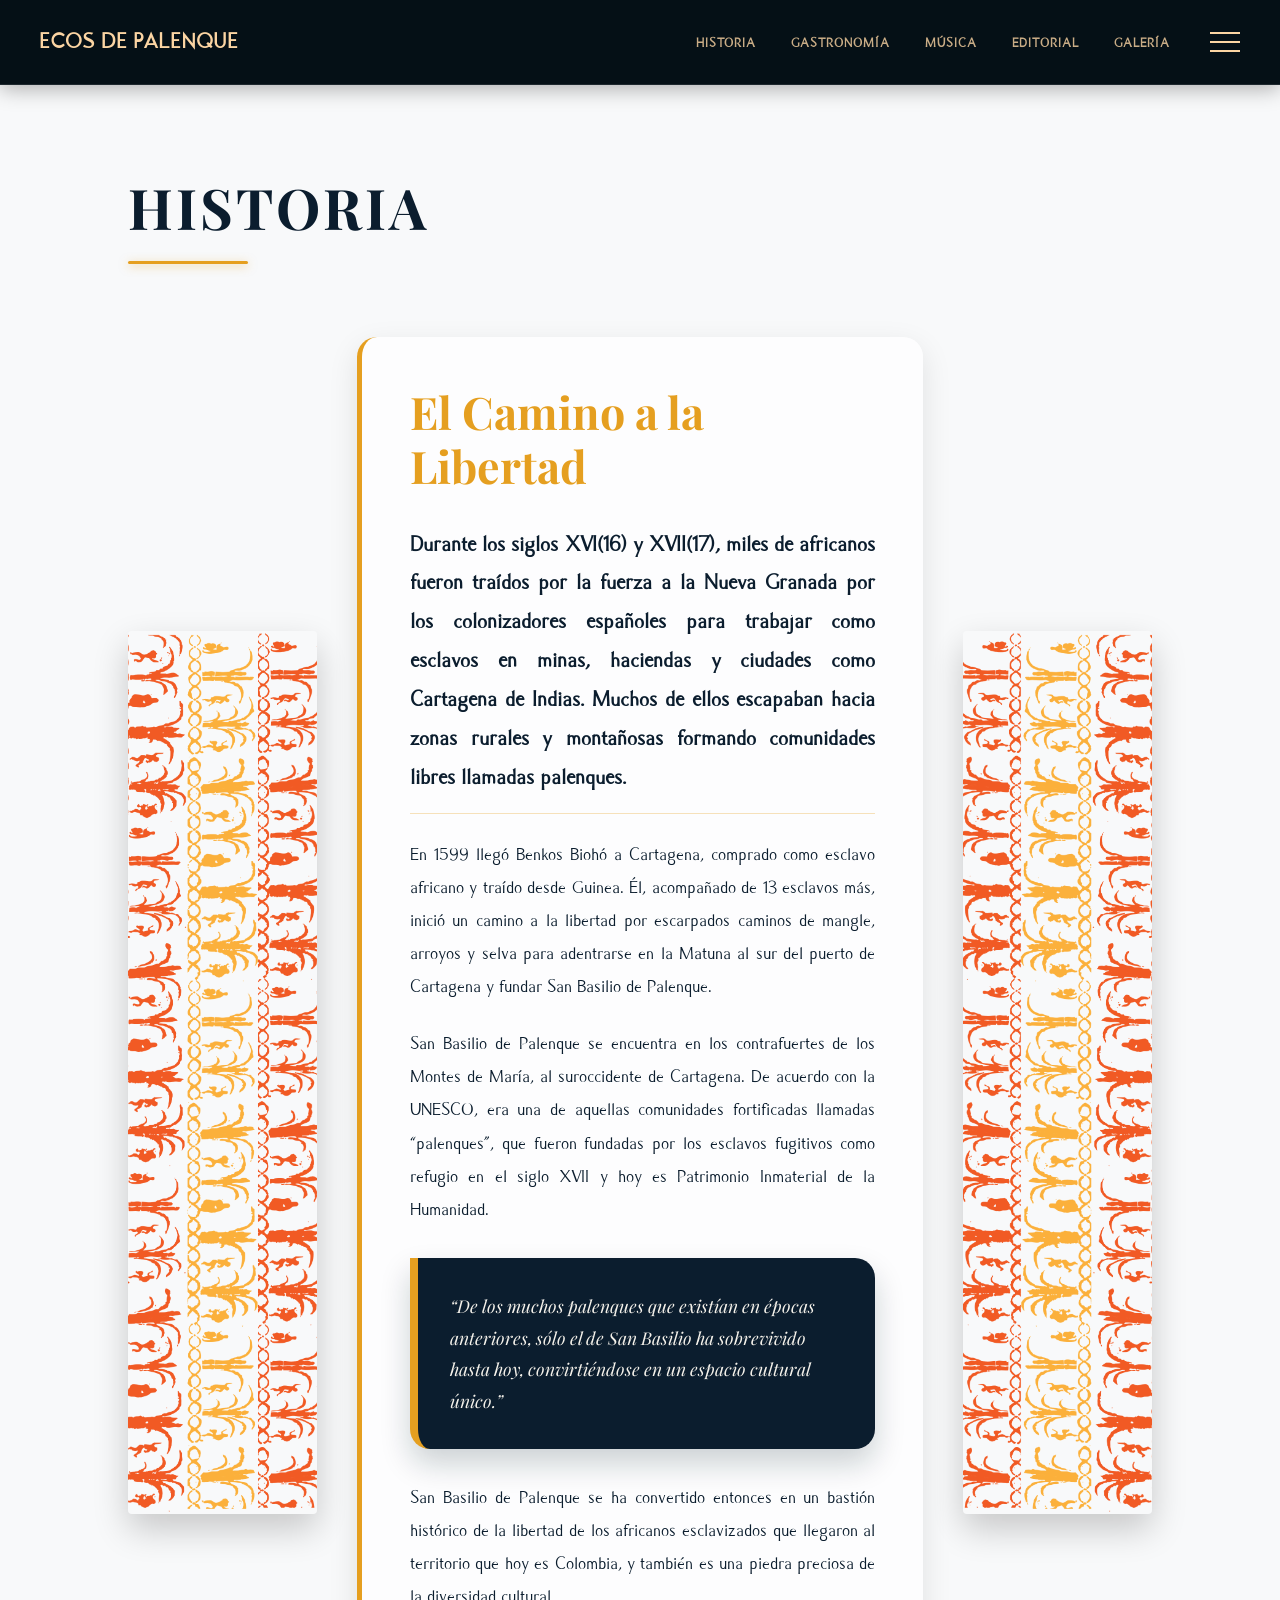
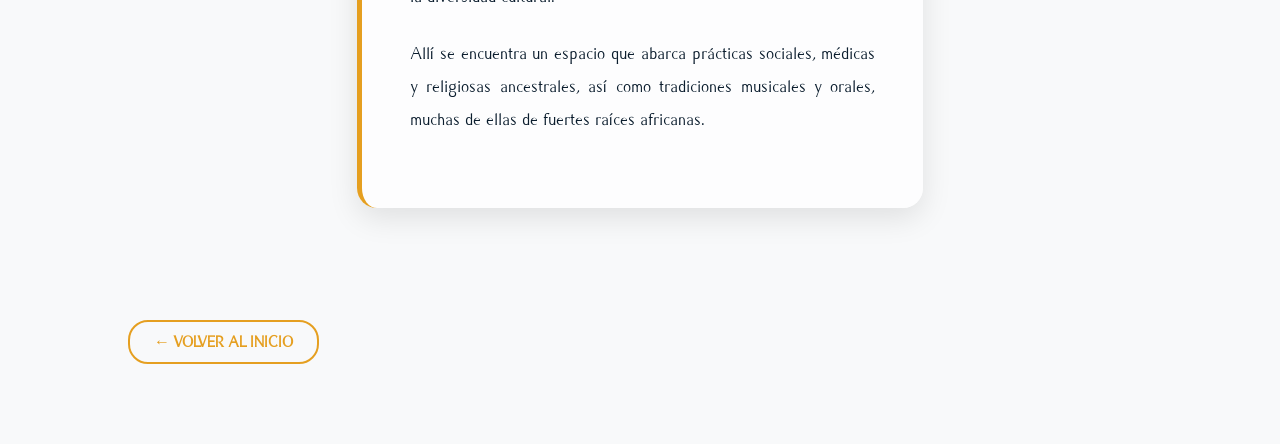
<file: historia.html>
<!DOCTYPE html>
<html lang="en">

<head>
    <meta charset="UTF-8">
    <meta name="viewport" content="width=device-width, initial-scale=1.0">
    <title>Historia - ECOS DE PALENQUE</title>
    <link rel="stylesheet" href="styles.css">
    <script src="javascript.js" defer></script>
    <link
        href="https://fonts.googleapis.com/css2?family=Playfair+Display:ital,wght@0,400;0,700;1,400&family=Poppins:wght@300;400;500;600&display=swap"
        rel="stylesheet">
</head>

<body>
    <!-- PANEL LATERAL (VENTANA AZUL) -->
    <div class="panel" id="panel">
        <nav>
            <ul>
                <li><a href="index.html">INICIO</a></li>
                <li><a href="historia.html">HISTORIA</a></li>
                <li><a href="gastronomia.html">GASTRONOMÍA</a></li>
                <li><a href="musica.html">MÚSICA</a></li>
                <li><a href="editorial.html">EDITORIAL</a></li>
                <li><a href="galeria.html">GALERÍA</a></li>
                <li><a href="actividades.html">ACTIVIDADES</a></li>
                <li><a href="explora.html">EXPLORAR</a></li>
                <li><a href="cartografia.html">CARTOGRAFÍA</a></li>
            </ul>
        </nav>
    </div>

    <header class="header-principal subpage-header">
        <div class="header-brand">
            <a href="index.html" class="ecos-palenque" style="text-decoration: none;">ECOS DE PALENQUE</a>
        </div>
        <div class="header-right-side">
            <nav class="nav-desktop">
                <ul>
                    <li><a href="historia.html">HISTORIA</a></li>
                    <li><a href="gastronomia.html">GASTRONOMÍA</a></li>
                    <li><a href="musica.html">MÚSICA</a></li>
                    <li><a href="editorial.html">EDITORIAL</a></li>
                    <li><a href="galeria.html">GALERÍA</a></li>
                </ul>
            </nav>
            <!-- BOTÓN HAMBURGUESA INTEGRADO -->
            <div id="btnMenu" class="hamburguesa-header">
                <span></span>
                <span></span>
                <span></span>
            </div>
        </div>
    </header>

    <main class="page-container">
        <h1 class="section-title animate-on-scroll">Historia</h1>

        <div class="history-triptych-layout">
            <div class="triptych-side left-side animate-on-scroll">
                <img src="imagenes/patron a.png" alt="Patrón A" class="premium-img-effect">
            </div>

            <div class="history-premium-content animate-on-scroll">
                <h2 class="history-premium-title">El Camino a la Libertad</h2>
                
                <div class="premium-text-chunk">
                    <p class="premium-lead">Durante los siglos XVI(16) y XVII(17), miles de africanos fueron traídos por la fuerza a la Nueva Granada por los colonizadores españoles para trabajar como esclavos en minas, haciendas y ciudades como Cartagena de Indias. Muchos de ellos escapaban hacia zonas rurales y montañosas formando comunidades libres llamadas palenques.</p>
                    
                    <p>En 1599 llegó Benkos Biohó a Cartagena, comprado como esclavo africano y traído desde Guinea. Él, acompañado de 13 esclavos más, inició un camino a la libertad por escarpados caminos de mangle, arroyos y selva para adentrarse en la Matuna al sur del puerto de Cartagena y fundar San Basilio de Palenque.</p>

                    <p>San Basilio de Palenque se encuentra en los contrafuertes de los Montes de María, al suroccidente de Cartagena. De acuerdo con la UNESCO, era una de aquellas comunidades fortificadas llamadas “palenques”, que fueron fundadas por los esclavos fugitivos como refugio en el siglo XVII y hoy es Patrimonio Inmaterial de la Humanidad.</p>
                </div>
                
                <div class="premium-blockquote">
                    <p>“De los muchos palenques que existían en épocas anteriores, sólo el de San Basilio ha sobrevivido hasta hoy, convirtiéndose en un espacio cultural único.”</p>
                </div>

                <div class="premium-text-chunk">
                    <p>San Basilio de Palenque se ha convertido entonces en un bastión histórico de la libertad de los africanos esclavizados que llegaron al territorio que hoy es Colombia, y también es una piedra preciosa de la diversidad cultural.</p>

                    <p>Allí se encuentra un espacio que abarca prácticas sociales, médicas y religiosas ancestrales, así como tradiciones musicales y orales, muchas de ellas de fuertes raíces africanas.</p>
                </div>
            </div>

            <div class="triptych-side right-side animate-on-scroll">
                <img src="imagenes/patron b.png" alt="Patrón B" class="premium-img-effect">
            </div>
        </div>
        <a href="index.html" class="back-link">← VOLVER AL INICIO</a>
    </main>

</body>

</html>
</file>
<file: styles.css>
@font-face {
    font-family: "belle";
    src: url("fonts/La Belle Aurore.ttf");
}

@font-face {
    font-family: "bixton";
    src: url("fonts/Brixton Book.ttf");
}

@font-face {
    font-family: "cardo";
    src: url("fonts/Cardo-Regular.ttf");
}

@font-face {
    font-family: "Playfair Display";
    src: url("fonts/PlayfairDisplay-VariableFont_wght.ttf");
}

@font-face {
    font-family: "carmelle";
    src: url("fonts/Caramella_Regular.ttf");
}

/* RESET & BASE */
* {
    margin: 0;
    padding: 0;
    box-sizing: border-box;
}

body {
    background: #fcd5a3;
    overflow-x: hidden;
    scroll-behavior: smooth;
    font-family: "cardo", serif;
}

/* HEADER & NAV - Estilo Minimalista */
/* HEADER & NAV - Estilo Minimalista */
.header-principal {
    position: absolute;
    top: 0;
    left: 0;
    width: 100%;
    height: 85px; /* Cabecera delgada */
    background: #051016; /* Color de la palet: Negro/Azul profundo */
    display: flex;
    justify-content: space-between;
    align-items: center;
    padding: 0 40px;
    z-index: 2500;
    pointer-events: auto;
    border-bottom: 1px solid rgba(255,255,255,0.1);
}

/* Modifier for subpages: sticky to keep nav visible */
.subpage-header {
    position: sticky !important;
    top: 0;
    box-shadow: 0 4px 20px rgba(0,0,0,0.3);
}

.ecos-palenque, .logo-link {
    font-family: 'bixton', sans-serif;
    font-size: 16pt;
    font-weight: bold;
    color: #fcd5a3 !important; /* Color de la paleta: Beige */
    letter-spacing: 2px;
    text-transform: uppercase;
    text-decoration: none;
}

.header-right-side {
    display: flex;
    align-items: center;
    gap: 40px;
}

.nav-desktop {
    pointer-events: auto;
}

.nav-desktop ul {
    display: flex;
    list-style: none;
    gap: 35px;
}

.nav-desktop ul li a {
    font-family: 'caramella', sans-serif;
    font-size: 10pt;
    color: #fcd5a3; /* Color beige de la paleta */
    text-decoration: none;
    text-transform: uppercase;
    letter-spacing: 1px;
    font-weight: 600;
    transition: 0.3s;
    position: relative;
    opacity: 0.8;
}

.nav-desktop ul li a:hover {
    opacity: 1;
}

.nav-desktop ul li a::after {
    content: '';
    position: absolute;
    bottom: -5px;
    left: 0;
    width: 0;
    height: 2px;
    background: #e59f20;
    transition: 0.3s;
}

.nav-desktop ul li a:hover::after {
    width: 100%;
}

/* Header Adjustments for Universal Visibility */
/* Seccion responsive del header movida al master-block al final */




/* HAMBURGUESA INTEGRADA EN EL HEADER */
.hamburguesa-header {
    width: 30px;
    height: 20px;
    display: flex;
    flex-direction: column;
    justify-content: space-between;
    cursor: pointer;
    z-index: 3001;
    transition: 0.3s;
}

.hamburguesa-header span {
    display: block;
    width: 100%;
    height: 2px;
    background: #fcd5a3;
    transition: 0.3s;
}

.hamburguesa-header.active span:nth-child(1) {
    transform: translateY(9px) rotate(45deg);
}

.hamburguesa-header.active span:nth-child(2) {
    opacity: 0;
}

.hamburguesa-header.active span:nth-child(3) {
    transform: translateY(-9px) rotate(-45deg);
}

/* PANEL LATERAL (Ajustado a la nueva altura) */
.panel {
    position: fixed;
    top: 70px; /* Justo debajo de la cabecera */
    right: -300px;
    width: 260px;
    height: auto;
    background: rgba(5, 16, 22, 0.95);
    backdrop-filter: blur(10px);
    border-radius: 20px;
    padding: 30px 20px;
    display: flex;
    flex-direction: column;
    align-items: center;
    z-index: 3000;
    transition: 0.6s cubic-bezier(0.23, 1, 0.32, 1);
    box-shadow: 0 10px 30px rgba(0,0,0,0.5);
    border: 1px solid rgba(255,255,255,0.1);
}

.panel.active {
    right: 20px;
}

.nav-panel ul {
    list-style: none;
    text-align: right;
    display: flex;
    flex-direction: column;
    gap: 15px;
}

.panel nav ul {
    list-style: none;
    text-align: center;
    display: flex;
    flex-direction: column;
    gap: 25px;
    padding: 0;
    margin-top: 20px;
}

.panel nav ul li a {
    text-decoration: none;
    color: #fcd5a3; 
    font-family: 'caramella', sans-serif; /* Secciones en Caramella */
    font-size: 13pt; /* Tamaño solicitado */
    letter-spacing: 2px;
    text-transform: uppercase;
    transition: 0.3s;
}

.panel nav ul li a:hover {
    color: #fff;
}

/* SECCIONES PARALLAX CON MARCO DE 15PT AZUL OSCURO */
.sec-parallax {
    position: relative;
    width: 100%;
    height: 100vh;
    overflow: hidden;
    background-color: #051016; /* Azul oscuro solicitado (#051016) */
    display: flex;
    justify-content: center;
    align-items: center;
}

/* El "Marco" eliminado para ser Full-Screen real */
.parallax-container {
    position: relative;
    width: 100%; 
    height: 100vh;
    overflow: hidden;
    background: #fff8e3; /* Restaurado beige original */
}

#hero-parallax .parallax-container {
    background-image: url('parallax/fondo azul.jpg');
    background-size: cover;
    background-position: center;
}

#hero-parallax .layer {
    width: 100%; 
    height: 100%;
}

.layer {
    position: absolute;
    top: 0;
    left: 0;
    width: 100%;
    height: 100%;
    will-change: transform;
}

#hero-parallax .layer {
    width: 100%;
    height: 100%;
}

.layer-bg {
    z-index: 5;
    width: 100% !important;
    height: 120% !important; /* Extra height to prevent white gaps during scroll */
    left: 0 !important;
    top: -10% !important; /* Anchor higher to compensate for extra height */
    position: absolute;
    background-size: cover;
    background-position: center;
    will-change: transform;
}

#hero-parallax .layer-bg {
    z-index: 10;
}

.layer-fg {
    z-index: 20;
    display: flex;
    justify-content: center;
    align-items: center;
    width: 100%;
    height: 100%;
}

/* ANIMACIONES DE ENTRADA AL SCROLL */
.animate-text {
    opacity: 0;
    filter: blur(8px);
    transition: opacity 1.5s ease-out, filter 1.5s ease-out;
    will-change: opacity, filter;
}

.animate-text.visible {
    opacity: 1;
    filter: blur(0px);
}

.img-full {
    width: 80%; /* Reducido para que no ocupen todo el contenedor */
    height: 80%;
    object-fit: contain; /* Para que la forma se mantenga proporcional y queden más pequeñas */
}

/* POSICIONAMIENTO DE TEXTO EN HERO (74pt, 78pt) */
.hero-title-container {
    position: absolute;
    z-index: 1000; 
    top: 48%; /* Subido un poco por el header nuevo */
    left: 31%; 
    transform: translate(-50%, -50%);
    display: flex;
    flex-direction: column;
    align-items: center; 
    text-align: center; 
    pointer-events: none;
    animation: floatingTextCenter 5s ease-in-out infinite;
}

.hero-subtitle {
    font-family: 'caramella', sans-serif;
    font-size: 13pt;
    color: #051016;
    margin-top: 15px;
    margin-bottom: 25px;
    line-height: 1.4;
    opacity: 0.9;
    font-weight: 500;
}

.section-title {
    font-family: 'Playfair Display', serif;
    font-size: 40pt;
    color: #051016;
    letter-spacing: 3px;
    text-transform: uppercase;
    margin-bottom: 30px;
    position: relative;
    display: inline-block;
    opacity: 0;
    transform: translateY(20px);
    transition: opacity 1s ease, transform 1s ease;
}

.section-title.visible {
    opacity: 1;
    transform: translateY(0);
}

.section-title::after {
    content: '';
    position: absolute;
    bottom: -15px;
    left: 0;
    width: 0%;
    height: 3px;
    background: #e59f20; 
    border-radius: 2px;
    opacity: 0;
    box-shadow: 0 2px 10px rgba(229, 159, 32, 0.5);
    transition: width 1.2s cubic-bezier(0.16, 1, 0.3, 1), opacity 0.5s ease;
    transition-delay: 0.5s;
}

.section-title.visible::after {
    width: 40%;
    opacity: 1;
}

/* Variante clara para fondos oscuros */
.section-title.light {
    color: #ffffff;
}


.san-basilio {
    font-family: 'belle', cursive;
    font-size: 26pt; 
    color: #051016; 
    transform: rotate(-3deg);
    margin-bottom: -25px; 
    opacity: 0;
    animation: sanBasilioFadeIn 1.5s cubic-bezier(0.16, 1, 0.3, 1) 0.5s forwards;
    z-index: 2;
}

.palenque {
    font-family: 'bixton', sans-serif;
    font-size: 65pt; 
    color: #051016; 
    letter-spacing: 5px;
    text-transform: uppercase;
    margin-top: 5px;
    position: relative;
    z-index: 1;
    opacity: 0;
    animation: palenqueReveal 2s cubic-bezier(0.16, 1, 0.3, 1) 0.2s forwards;
}

.palenque::after {
    content: '';
    position: absolute;
    bottom: -10px;
    left: 0;
    width: 0%;
    height: 3px;
    background: #e59f20; 
    border-radius: 2px;
    opacity: 0;
    animation: lineDraw 1.2s cubic-bezier(0.16, 1, 0.3, 1) 1.8s forwards;
    box-shadow: 0 2px 10px rgba(229, 159, 32, 0.5);
}

@keyframes sanBasilioFadeIn {
    0% { opacity: 0; transform: rotate(-8deg) translateY(-30px); }
    100% { opacity: 1; transform: rotate(-3deg) translateY(0); }
}

@keyframes palenqueReveal {
    0% {
        opacity: 0;
        filter: blur(10px);
        letter-spacing: 30px;
        color: transparent;
        -webkit-text-stroke: 1px rgba(5, 16, 22, 0.3);
    }
    40% {
        opacity: 1;
        filter: blur(0px);
        color: transparent;
        -webkit-text-stroke: 2px rgba(5, 16, 22, 0.8);
    }
    100% {
        opacity: 1;
        filter: blur(0px);
        letter-spacing: 4px;
        color: #051016; 
        -webkit-text-stroke: 0px transparent;
        text-shadow: 
            1px 1px 0px rgba(255, 255, 255, 0.3),
            5px 15px 25px rgba(5, 16, 22, 0.3);
    }
}

@keyframes lineDraw {
    0% { width: 0%; opacity: 0; }
    100% { width: 40%; opacity: 1; }
}

@keyframes floatingTextLeft {
    0%, 100% { transform: translateY(-50%); }
    50% { transform: translateY(-53%); }
}

/* POSICIONAMIENTO VENTANA AVIÓN (HERO) */
.hero-window-pos {
    width: 100% !important;
    height: 100% !important;
    object-fit: cover !important; 
    position: absolute !important;
    top: 50% !important;
    left: 50% !important;
    transform: translate(-50%, -50%) !important;
    pointer-events: none;
    z-index: 50 !important;
}

/* BOTÓN BIENVENIDA CENTRADO PRO */
.btn-bienvenida {
    margin-top: 50px;
    background: #051016;
    color: #f1ebd8;
    border: none;
    padding: 12px 40px;
    font-family: 'caramella', sans-serif;
    font-size: 14pt;
    letter-spacing: 12px;
    cursor: pointer;
    border-radius: 50px;
    transition: transform 0.5s, background 0.5s, box-shadow 0.5s;
    pointer-events: auto;
    box-shadow: 0 10px 30px rgba(5, 16, 22, 0.4);
    z-index: 2000;
    opacity: 0;
    animation: btnSlideUp 1s cubic-bezier(0.16, 1, 0.3, 1) 2.2s forwards;
}

@keyframes btnSlideUp {
    0% { opacity: 0; letter-spacing: 12px; }
    100% { opacity: 1; letter-spacing: 3px; }
}

.btn-bienvenida:hover {
    transform: scale(1.1);
    background: #e59f20;
    box-shadow: 0 15px 40px rgba(229, 159, 32, 0.5);
}

/* EFECTO DE LUZ CINEMÁTICA EN VENTANA (Sigue Cursor) */
.light-overlay {
    position: absolute;
    width: 100%;
    height: 100%;
    background: radial-gradient(circle at var(--mouseX, 50%) var(--mouseY, 50%), rgba(255,255,255,0.7) 0%, rgba(255,255,255,0) 45%);
    top: 0;
    left: 0;
    pointer-events: none;
    z-index: 60;
    mix-blend-mode: overlay;
    transition: background 0.1s ease;
}

/* IMÁGENES DE SECCIONES (MEMORIA Y CULTURA) — PC BASE */
.memory-img-pos, .church-img-pos {
    width: 100%;
    height: 100%;
    object-fit: cover;
    position: absolute;
    top: 50%;
    left: 50%;
    transform: translate(-50%, -50%);
    z-index: 20;
    display: block;
    visibility: visible;
    opacity: 1;
}

/* Iglesia más pequeña en PC */
.church-img-pos {
    width: auto;
    height: 90%;
    object-fit: contain;
    bottom: -50%;
}

/* CATEGORÍAS CIRCULARES (FOOTER PORTADA) */
.categories-container {
    position: absolute;
    bottom: 40px;
    left: 0;
    width: 100%;
    display: flex;
    justify-content: center;
    gap: 40px;
    z-index: 1500;
    pointer-events: auto;
}

.category-card {
    display: flex;
    flex-direction: column;
    align-items: center;
    text-decoration: none;
    transition: 0.4s cubic-bezier(0.175, 0.885, 0.32, 1.275);
}

.card-circle {
    width: 130px;
    height: 130px;
    border-radius: 50%;
    overflow: hidden;
    border: 3px solid #fdfaf3;
    box-shadow: 0 10px 25px rgba(0,0,0,0.3);
    margin-bottom: 15px;
    transition: 0.4s;
    background: #051016;
}

.card-circle img {
    width: 100%;
    height: 100%;
    object-fit: cover;
    transition: 0.5s;
}

.category-card span {
    font-family: 'caramella', sans-serif;
    font-size: 11pt;
    color: #051016;
    font-weight: 600;
    letter-spacing: 1px;
    text-shadow: 1px 1px 10px rgba(255,255,255,0.8);
}

.category-card:hover {
    transform: translateY(-10px);
}

.category-card:hover .card-circle {
    border-color: #e59f20;
    box-shadow: 0 15px 35px rgba(229, 159, 32, 0.4);
}

.category-card:hover .card-circle img {
    transform: scale(1.15);
}

/* Eliminado definiciones duplicadas de imágenes para evitar conflictos */

/* POSICIONAMIENTO TEXTO MEMORIA — PC BASE */
.memory-text {
    position: absolute;
    right: 5%;
    top: 50%;
    left: auto;
    transform: translateY(-50%);
    width: 35%;
    text-align: right;
    font-family: 'cardo', serif;
    font-size: 16pt;
    color: #051016;
    line-height: 1.6;
    z-index: 100;
    animation: complementaryFloat 6s ease-in-out infinite alternate;
    background: rgba(255, 255, 255, 0.15);
    padding: 25px;
    border-radius: 10px;
}

@keyframes complementaryFloat {
    0% { margin-top: 0px; }
    100% { margin-top: -15px; }
}

/* POSICIONAMIENTO TEXTO CULTURA — PC BASE */
.culture-text-pos {
    position: absolute;
    left: 5%; 
    top: 50%; 
    width: 35%; 
    text-align: left;
    font-family: 'cardo', serif;
    font-size: 16pt;
    color: #051016;
    line-height: 1.6;
    transform: translateY(-50%); 
    z-index: 100;
    animation: complementaryFloat 6s ease-in-out infinite alternate;
    background: rgba(255, 255, 255, 0.15);
    padding: 25px;
    border-radius: 10px;
}


/* Eliminado bloques responsive redundantes para evitar conflictos con la navegación unificada */

/* =============================================
   FIN PORTADA – resto de estilos del sitio
   ============================================= */

@font-face {
    font-family: 'Remola';
    src: url('fonts/Remola-Regular.ttf') format('truetype');
    font-weight: normal;
    font-style: normal;
}

@font-face {
    font-family: 'caramella';
    src: url('fonts/Caramella_Regular.ttf') format('truetype');
    font-weight: normal;
    font-style: normal;
}

/* REMOVED DUPLICATE RESET */
body {
    font-family: 'Caramella', sans-serif;
    color: #1d1d1f;
    line-height: 1.5;
    background-color: #fbfbfd;
    overflow-x: hidden;
}

h1,
h2,
h3,
h4,
h5,
h6 {
    font-family: 'Le Jour Serif', serif;
}

.header {
    position: absolute;
    top: 0;
    width: 100%;
    padding: 2rem 5%;
    z-index: 10;
}

.nav {
    display: flex;
    justify-content: flex-end;
    align-items: center;
    gap: 2rem;
}

.nav-links {
    list-style: none;
    display: flex;
    gap: 2rem;
}

.nav-links a {
    text-decoration: none;
    color: white;
    font-size: 0.9rem;
    text-transform: uppercase;
    letter-spacing: 1px;
}

.nav-links a.active {
    font-weight: 600;
}

.btn-explora {
    background-color: #e59f20;
    color: #0b1d2e;
    padding: 0.5rem 1.5rem;
    border-radius: 20px;
    text-decoration: none;
    font-weight: 600;
    text-transform: uppercase;
    font-size: 0.9rem;
}

.hero {
    height: 100vh;
    min-height: 700px;
    background: linear-gradient(to bottom, #f39c12, #f7c873);
    position: relative;
    display: flex;
    flex-direction: column;
    justify-content: center;
    padding: 0 5%;
    overflow: hidden;
}

.hero::after {
    content: "";
    position: absolute;
    bottom: 0;
    left: 0;
    width: 100%;
    height: 150px;
    background: linear-gradient(to top, rgba(0, 0, 0, 0.4), transparent);
    z-index: 2;
    pointer-events: none;
}

/* SISTEMA PARALLAX POR CAPAS */
.plx-layer {
    position: absolute;
    will-change: transform;
}

.fondo {
    width: 100%;
    height: 100%;
    object-fit: cover;
    z-index: 1;
    top: 0;
    left: 0;
}

.nube {
    z-index: 2;
    width: 200px;
    opacity: 1;
}

.n1 {
    top: 20%;
    left: 20%;
}

.n2 {
    top: 30%;
    left: 50%;
}

.n3 {
    top: 40%;
    left: 70%;
}

.n4 {
    top: 25%;
    left: 80%;
}

.persona {
    z-index: 3;
    bottom: 0;
    filter: drop-shadow(0 15px 20px rgba(0, 0, 0, 0.4));
}

.p1 {
    left: 5%;
    width: 260px;
}

.p2 {
    left: 25%;
    width: 320px;
}

.p3 {
    right: 25%;
    width: 300px;
}

.p4 {
    right: 5%;
    width: 260px;
}

.hero-content {
    max-width: 600px;
    margin-bottom: 6rem;
    position: relative;
    z-index: 10;
    will-change: transform, opacity;
}

.hero-content h2 {
    font-family: 'Playfair Display', serif;
    font-style: italic;
    color: #fff;
    font-size: 3rem;
    margin-bottom: -1rem;
    font-weight: 400;
}

.hero-content h1 {
    font-family: 'Playfair Display', serif;
    font-size: 5.5rem;
    font-weight: 700;
    margin-bottom: 0.5rem;
    color: #fff;
    letter-spacing: 2px;
}

.hero-content p {
    font-size: 1.2rem;
    letter-spacing: 2px;
    margin-bottom: 2.5rem;
    color: rgba(255, 255, 255, 0.9);
}

.hero-buttons {
    display: flex;
    gap: 1.5rem;
}


.btn-secondary {
    background-color: #e59f20;
    color: #0b1d2e;
    padding: 0.8rem 2rem;
    border-radius: 30px;
    text-decoration: none;
    font-weight: 600;
    transition: transform 0.3s;
}

.btn-primary:hover {
    transform: translateY(-3px);
}

.btn-secondary:hover {
    background-color: white;
    color: #0b1d2e;
}

.categories-container {
    position: absolute;
    bottom: -50px;
    left: 5%;
    right: 5%;
    display: flex;
    justify-content: center;
    gap: 2rem;
    flex-wrap: wrap;
    background: white;
    padding: 2rem;
    border-radius: 20px;
    box-shadow: 0 20px 40px rgba(0, 0, 0, 0.3);
    z-index: 20;
}

.category-card {
    display: flex;
    flex-direction: column;
    align-items: center;
    justify-content: center;
    text-decoration: none;
    color: #555;
    width: 100px;
    transition: transform 0.3s, color 0.3s;
}

.category-card:hover {
    transform: translateY(-5px);
    color: #e59f20;
}

.icon {
    font-size: 2.5rem;
    margin-bottom: 0.8rem;
}

.category-card span {
    font-size: 0.9rem;
    font-weight: 600;
    text-align: center;
    line-height: 1.2;
}

/* Category Pages Base Style */
.page-header {
    background-color: #0b1d2e;
    padding: 2rem 5%;
    display: flex;
    justify-content: space-between;
    align-items: center;
}

.logo-link {
    color: #e59f20;
    font-family: 'Playfair Display', serif;
    font-size: 1.5rem;
    text-decoration: none;
    font-weight: bold;
    display: flex;
    align-items: center;
}

.header-logo {
    height: 50px;
    width: auto;
    object-fit: contain;
}

.page-container {
    padding: 5rem 10%;
    min-height: calc(100vh - 80px);
    background-color: #f8f9fa;
    color: #333;
}

.page-container h1 {
    font-family: 'Playfair Display', serif;
    color: #0b1d2e;
    margin-bottom: 1.5rem;
    font-size: 3.5rem;
}

.page-container p {
    font-size: 1.1rem;
    line-height: 1.8;
    color: #555;
    max-width: 800px;
}

.back-link {
    display: inline-block;
    margin-top: 3rem;
    color: #e59f20;
    text-decoration: none;
    font-weight: 600;
    border: 2px solid #e59f20;
    padding: 0.5rem 1.5rem;
    border-radius: 20px;
    transition: all 0.3s;
}

.back-link:hover {
    background-color: #e59f20;
    color: white;
}

/* --- ESTILO VISION-OS (APPLE VISION PRO) PARA LA GALERÍA --- */
.editorial-page-v4 {
    display: flex;
    flex-direction: column;
    align-items: center;
    background-color: #f5f5f7;
    /* Gris Apple muy claro */
    min-height: 100vh;
    padding: 6rem 2rem;
    /* Reducido un poco */
    gap: 80px;
    /* Antes 120px, ahora más compacto */
}

.typewriter-v3 {
    font-family: 'Playfair Display', serif;
    font-size: 5rem;
    color: #1d1d1f;
    margin-bottom: 1rem;
    /* Reducido */
}

.intro-text-v5 {
    max-width: 800px;
    font-size: 1.4rem;
    color: #6e6e73;
    text-align: center;
    line-height: 1.6;
    margin: 0 auto 4rem auto;
}

/* Publicaciones Original Style Refined */
.digital-publications-v3 {
    width: 100%;
    max-width: 1100px;
}

.section-title-v3 {
    font-size: 2.5rem;
    color: #1d1d1f;
    margin-bottom: 3rem;
    text-align: left;
}

.flipbook-card-v3 {
    display: flex;
    background: #fff;
    border-radius: 30px;
    overflow: hidden;
    box-shadow: 0 20px 60px rgba(0, 0, 0, 0.05);
    border: 1px solid rgba(0, 0, 0, 0.03);
}

.flipbook-preview-v3 {
    flex: 0.8;
    height: 450px;
}

.preview-img-v3 {
    width: 100%;
    height: 100%;
    object-fit: cover;
}

.flipbook-content-v3 {
    flex: 1.2;
    padding: 4rem;
    display: flex;
    flex-direction: column;
    justify-content: center;
    gap: 1.5rem;
}

.category-tag {
    color: #e59f20;
    font-weight: 700;
    text-transform: uppercase;
    letter-spacing: 2px;
    font-size: 0.9rem;
}

.btn-read-v3 {
    background: #0071e3;
    /* Azul Apple */
    color: #fff;
    padding: 1rem 2.5rem;
    border-radius: 50px;
    font-weight: 600;
    width: fit-content;
    transition: all 0.3s;
}

.btn-read-v3:hover {
    background: #0077ed;
    transform: scale(1.02);
}

/* --- ANIMACIONES ADICIONALES PARA EL FLIPBOOK --- */
.flipbook-card-v3 {
    transition: all 0.5s cubic-bezier(0.23, 1, 0.32, 1);
    transform-style: preserve-3d;
}

.flipbook-card-v3:hover {
    transform: translateY(-15px) rotateX(2deg) rotateY(-2deg);
    box-shadow: 0 40px 80px rgba(0, 0, 0, 0.1);
}

.preview-img-v3 {
    transition: transform 0.8s cubic-bezier(0.23, 1, 0.32, 1);
}

.flipbook-card-v3:hover .preview-img-v3 {
    transform: scale(1.05) translateZ(20px);
}

/* Animación de flotado suave para la portada */
@keyframes floatPreview {

    0%,
    100% {
        transform: translateY(0);
    }

    50% {
        transform: translateY(-10px);
    }
}

.preview-img-v3 {
    animation: floatPreview 6s ease-in-out infinite;
}

/* Efecto de brillo (shimmer) al pasar el mouse */
.flipbook-card-v3::after {
    content: '';
    position: absolute;
    top: -50%;
    left: -50%;
    width: 200%;
    height: 200%;
    background: linear-gradient(45deg,
            transparent,
            rgba(255, 255, 255, 0.1),
            transparent);
    transform: rotate(45deg);
    transition: 0.8s;
    pointer-events: none;
    opacity: 0;
}

.flipbook-card-v3:hover::after {
    left: 100%;
    opacity: 1;
}

/* Escalonamiento de elementos internos al aparecer con scroll */
.flipbook-card-v3.visible .category-tag {
    animation: fadeInRight 0.8s 0.2s both;
}

.flipbook-card-v3.visible h3 {
    animation: fadeInRight 0.8s 0.4s both;
}

.flipbook-card-v3.visible p {
    animation: fadeInRight 0.8s 0.6s both;
}

.flipbook-card-v3.visible .btn-read-v3 {
    animation: fadeInRight 0.8s 0.8s both;
}

@keyframes fadeInRight {
    from {
        opacity: 0;
        transform: translateX(30px);
    }

    to {
        opacity: 1;
        transform: translateX(0);
    }
}

/* ==================================================
   VISION-OS 3D GALLERY
   ================================================== */
.visionos-gallery-section {
    width: 100%;
    padding: 8rem 0;
    overflow: hidden;
    display: flex;
    flex-direction: column;
    align-items: center;
    background: transparent;
}

.section-title-vision {
    font-family: 'Playfair Display', serif;
    font-size: 3rem;
    color: #1d1d1f;
    margin-bottom: 3rem;
    text-align: center;
}

.visionos-carousel-container {
    position: relative;
    width: 100%;
    max-width: 1600px;
    height: 650px;
    perspective: 1200px;
    display: flex;
    justify-content: center;
    align-items: center;
}

.visionos-track {
    position: relative;
    width: 100%;
    height: 100%;
    transform-style: preserve-3d;
    display: flex;
    justify-content: center;
    align-items: center;
}

.visionos-card {
    position: absolute;
    width: 500px;
    height: 600px;
    border-radius: 35px;
    overflow: hidden;
    transition: all 0.9s cubic-bezier(0.2, 0.8, 0.2, 1);
    box-shadow: 0 40px 80px rgba(0, 0, 0, 0.2);
    cursor: pointer;
    /* hide off-screen to avoid performance issues */
    opacity: 0;
    pointer-events: none;
    background: #000;
}

/* Mejora de la calidad de imágenes integrando filtros */
.visionos-card img {
    width: 100%;
    height: 100%;
    object-fit: cover;
    filter: contrast(1.05) saturate(1.1) brightness(0.9);
    transition: filter 0.5s ease;
}

.visionos-card.active img {
    filter: contrast(1.15) saturate(1.2) brightness(1.05);
    /* Quality pop clearly in front */
}

/* Glassmorphic Overlay mirroring the requested UI */
.glass-overlay {
    position: absolute;
    bottom: 0;
    left: 0;
    width: 100%;
    background: rgba(40, 40, 40, 0.45);
    backdrop-filter: blur(25px);
    -webkit-backdrop-filter: blur(25px);
    border-top: 1px solid rgba(255, 255, 255, 0.15);
    padding: 2.5rem 2rem;
    color: #fff;
    opacity: 0;
    transform: translateY(20px);
    transition: all 0.6s cubic-bezier(0.2, 0.8, 0.2, 1) 0.1s;
}

.visionos-card.active .glass-overlay {
    opacity: 1;
    transform: translateY(0);
}

.glass-overlay-top {
    display: flex;
    justify-content: space-between;
    align-items: center;
    margin-bottom: 1.5rem;
}

.glass-overlay-top h3 {
    font-family: 'Inter', sans-serif;
    font-size: 1.8rem;
    font-weight: 500;
    color: #fff;
    margin: 0;
}

.glass-date {
    font-size: 0.85rem;
    font-weight: 600;
    color: rgba(255, 255, 255, 0.7);
    text-transform: uppercase;
    letter-spacing: 1px;
}

.glass-quote {
    font-size: 1.2rem;
    font-family: 'Playfair Display', serif;
    font-style: italic;
    line-height: 1.4;
    margin-bottom: 1.5rem;
    color: rgba(255, 255, 255, 0.95);
}

.glass-bottom-text {
    font-size: 0.85rem;
    color: rgba(255, 255, 255, 0.6);
    line-height: 1.6;
}

/* Base Bottom Controls (Pill) */
.visionos-controls {
    position: absolute;
    bottom: -60px;
    display: flex;
    align-items: center;
    gap: 1.5rem;
    background: rgba(255, 255, 255, 0.7);
    backdrop-filter: blur(20px);
    -webkit-backdrop-filter: blur(20px);
    border: 1px solid rgba(255, 255, 255, 0.8);
    padding: 0.8rem 1.5rem;
    border-radius: 50px;
    box-shadow: 0 10px 40px rgba(0, 0, 0, 0.1);
    z-index: 200;
}

.glass-btn {
    background: rgba(255, 255, 255, 0.4);
    border: none;
    width: 45px;
    height: 45px;
    border-radius: 50%;
    display: flex;
    align-items: center;
    justify-content: center;
    color: #1d1d1f;
    cursor: pointer;
    transition: all 0.3s ease;
    box-shadow: 0 2px 10px rgba(0, 0, 0, 0.05);
}

.glass-btn:hover {
    background: #fff;
    transform: scale(1.1);
    box-shadow: 0 5px 15px rgba(0, 0, 0, 0.15);
}

.control-indicator {
    display: flex;
    align-items: center;
    gap: 1rem;
    padding: 0 1rem;
}

.control-indicator img {
    width: 40px;
    height: 40px;
    border-radius: 50%;
    object-fit: cover;
    box-shadow: 0 2px 10px rgba(0, 0, 0, 0.2);
}

.indicator-text {
    display: flex;
    flex-direction: column;
}

.indicator-text span:first-child {
    font-weight: 600;
    font-size: 0.95rem;
    color: #1d1d1f;
}

.indicator-text span:last-child {
    font-size: 0.75rem;
    color: #6e6e73;
}

/* Responsiveness */
/* VisionOS responsive removido */

/* ==================================================
   EDITORIAL V4 - SYMMETRICAL STRUCTURE
   ================================================== */
.editorial-grid-v4 {
    display: grid;
    grid-template-columns: 1fr 1fr;
    gap: 3rem;
    max-width: 1400px;
    margin: 4rem auto;
    width: 100%;
}

.premium-card-v4 {
    background: #fff;
    border-radius: 30px;
    overflow: hidden;
    box-shadow: 0 20px 60px rgba(0, 0, 0, 0.05);
    border: 1px solid rgba(0, 0, 0, 0.03);
    height: 100%;
    display: flex;
    flex-direction: column;
    transition: all 0.5s cubic-bezier(0.23, 1, 0.32, 1);
}

.premium-card-v4:hover {
    transform: translateY(-10px);
    box-shadow: 0 30px 80px rgba(0, 0, 0, 0.1);
}

.card-preview-v4 {
    height: 300px;
    overflow: hidden;
    position: relative;
}

.card-preview-v4 img {
    width: 100%;
    height: 100%;
    object-fit: cover;
    transition: transform 0.8s ease;
}

.premium-card-v4:hover .card-preview-v4 img {
    transform: scale(1.1);
}

.card-body-v4 {
    padding: 3rem;
    flex-grow: 1;
    display: flex;
    flex-direction: column;
    gap: 1.5rem;
}

.badge-v4 {
    background: rgba(0, 113, 227, 0.1);
    color: #0071e3;
    padding: 0.5rem 1rem;
    border-radius: 50px;
    font-size: 0.85rem;
    font-weight: 600;
    width: fit-content;
}

.card-body-v4 h3 {
    font-family: 'Playfair Display', serif;
    font-size: 2.2rem;
    color: #1d1d1f;
}

.card-body-v4 p {
    color: #666;
    line-height: 1.6;
    font-size: 1.05rem;
}

/* Forms & Buttons V4 */
.form-row-v4 {
    display: grid;
    grid-template-columns: 1fr 1fr;
    gap: 1.5rem;
}

.field-v4 {
    display: flex;
    flex-direction: column;
    gap: 0.5rem;
}

.field-v4 label {
    font-weight: 600;
    font-size: 0.85rem;
    color: #1d1d1f;
}

.field-v4 input,
.field-v4 select {
    padding: 0.8rem 1rem;
    border-radius: 12px;
    border: 1px solid #e5e5e7;
    background: #fbfbfd;
    font-size: 1rem;
    transition: all 0.3s;
}

.btn-action-v4,
.btn-whatsapp-v4 {
    display: inline-block;
    padding: 1rem 2rem;
    border-radius: 50px;
    text-align: center;
    font-weight: 700;
    text-decoration: none;
    cursor: pointer;
    transition: all 0.3s;
    border: none;
}

.btn-action-v4 {
    background: #0071e3;
    color: #fff;
    margin-top: auto;
}

.btn-whatsapp-v4 {
    background: #25d366;
    color: #fff;
    width: 100%;
    margin-top: 1rem;
    animation: btnPulse 2s infinite;
}

.back-link-v3 {
    display: block;
    text-align: center;
    margin-top: 4rem;
    color: #0071e3;
    font-weight: 600;
    text-decoration: none;
}

/* Editorial v4 responsive removido */

.intro-text-v3 {
    text-align: center;
    max-width: 800px;
    margin: 0 auto 3rem;
    font-size: 1.25rem;
    color: #424245;
    line-height: 1.6;
}

.section-title-v3 {
    font-family: 'Playfair Display', serif;
    font-size: 2.5rem;
    color: #1d1d1f;
    margin-bottom: 2rem;
    position: relative;
    padding-bottom: 1rem;
}

.section-title-v3::after {
    content: '';
    position: absolute;
    bottom: 0;
    left: 0;
    width: 60px;
    height: 4px;
    background: #0071e3;
    border-radius: 2px;
}

/* ==================================================
   EDITORIAL V5 - IMAGE-BASED REFACTOR
   ================================================== */
.editorial-page-v5 {
    padding: 6rem 1.5rem;
    max-width: 1400px;
    margin: 0 auto;
    display: flex;
    flex-direction: column;
    gap: 6rem;
}

.intro-text-v5 {
    text-align: center;
    font-size: 1.4rem;
    color: #424245;
    max-width: 800px;
    margin: 0 auto;
    line-height: 1.6;
}

/* 1. Flipbook Card (Top Hero) */
.flipbook-card-v5 {
    display: grid;
    grid-template-columns: 1fr 1.2fr;
    background: #fff;
    border-radius: 40px;
    overflow: hidden;
    box-shadow: 0 30px 100px rgba(0, 0, 0, 0.06);
    border: 1px solid rgba(0, 0, 0, 0.02);
}

.card-image-v5 {
    position: relative;
    background: #fbfbfd;
    display: flex;
    align-items: center;
    justify-content: center;
    padding: 3rem;
}

.card-image-v5 img {
    width: 100%;
    height: 100%;
    object-fit: contain;
    filter: drop-shadow(0 20px 40px rgba(0, 0, 0, 0.15));
    transition: transform 0.6s cubic-bezier(0.23, 1, 0.32, 1);
}

.flipbook-card-v5:hover .card-image-v5 img {
    transform: scale(1.05) rotate(-2deg);
}

.card-content-v5 {
    padding: 4rem;
    display: flex;
    flex-direction: column;
    justify-content: center;
    gap: 1.5rem;
}

.badge-v5 {
    background: #f5f5f7;
    padding: 0.6rem 1.2rem;
    border-radius: 50px;
    font-size: 0.9rem;
    font-weight: 600;
    color: #86868b;
    width: fit-content;
}

.title-v5 {
    font-family: 'Playfair Display', serif;
    font-size: 3.2rem;
    line-height: 1.1;
    color: #1d1d1f;
}

.desc-v5 {
    font-size: 1.1rem;
    color: #6e6e73;
    line-height: 1.5;
}

.btn-primary-v5 {
    background: #3c4a63;
    /* Slate Blue from Ref */
    color: #fff;
    padding: 1.2rem 3rem;
    border-radius: 50px;
    text-decoration: none;
    font-weight: 700;
    font-size: 1.1rem;
    display: inline-block;
    width: fit-content;
    transition: all 0.3s;
}

.btn-primary-v5:hover {
    background: #1d1d1f;
    transform: translateY(-2px);
    box-shadow: 0 10px 30px rgba(60, 74, 99, 0.2);
}

/* 2. Combined Order Card */
.combined-order-card-v5 {
    display: grid;
    grid-template-columns: 1.2fr 1fr;
    background: #fff;
    border-radius: 40px;
    overflow: hidden;
    box-shadow: 0 30px 100px rgba(0, 0, 0, 0.06);
}

.visual-side-v5 {
    height: 100%;
}

.visual-side-v5 img {
    width: 100%;
    height: 100%;
    object-fit: cover;
}

.form-side-v5 {
    padding: 4rem;
    display: flex;
    flex-direction: column;
    gap: 2rem;
    background: #fff;
}

.form-title-v5 {
    font-size: 2.2rem;
    font-weight: 700;
    color: #1d1d1f;
}

.form-subtitle-v5 {
    color: #86868b;
    margin-top: -1.5rem;
}

.purchase-form-v5 {
    display: flex;
    flex-direction: column;
    gap: 1.5rem;
}

.form-group-v5 {
    display: flex;
    flex-direction: column;
    gap: 0.8rem;
}

.form-group-v5 label {
    font-weight: 600;
    font-size: 0.9rem;
    color: #1d1d1f;
}

.form-group-v5 input,
.form-group-v5 select {
    padding: 1rem;
    border-radius: 12px;
    border: 1px solid #d2d2d7;
    background: #fff;
    font-size: 1rem;
    width: 100%;
    box-sizing: border-box;
}

/* Remove arrows from number input */
.form-group-v5 input[type=number]::-webkit-inner-spin-button,
.form-group-v5 input[type=number]::-webkit-outer-spin-button {
    -webkit-appearance: none;
    margin: 0;
}

.form-row-v5 {
    display: grid;
    grid-template-columns: 1fr 1fr;
    gap: 1.5rem;
}

.btn-submit-v5 {
    background: #3c4a63;
    color: #fff;
    border: none;
    padding: 1.2rem;
    border-radius: 50px;
    font-weight: 700;
    font-size: 1.1rem;
    cursor: pointer;
    margin-top: 1rem;
    transition: all 0.3s;
}

.btn-submit-v5:hover {
    background: #1d1d1f;
}

/* 3. Section Titles */
.section-title-ref {
    text-align: center;
    font-family: 'Playfair Display', serif;
    font-size: 2.8rem;
    margin-bottom: 2.5rem;
}

[data-parallax] {
    will-change: transform;
    transition: transform 0.2s cubic-bezier(0, 0, 0.2, 1);
}

/* Flipbook v5 responsive removido */

.editorial-logo {
    position: absolute;
    top: 2rem;
    left: 2rem;
    width: 120px;
    height: auto;
    object-fit: contain;
    z-index: 5;
}

/* Seccion Oscura Formulario */
.order-dark-container-v5 {
    background: #1d1d1f;
    padding: 8rem 0;
    margin-top: 6rem;
    width: 100vw;
    position: relative;
    left: 50%;
    right: 50%;
    margin-left: -50vw;
    margin-right: -50vw;
    display: flex;
    justify-content: center;
    box-shadow: inset 0 20px 40px rgba(0, 0, 0, 0.2), inset 0 -20px 40px rgba(0, 0, 0, 0.2);
}

.combined-order-card-v5.compact-v5 {
    max-width: 1000px;
    grid-template-columns: 0.8fr 1.2fr;
    box-shadow: 0 40px 120px rgba(0, 0, 0, 0.4);
}

.combined-order-card-v5.compact-v5 .form-side-v5 {
    padding: 3.5rem;
}

.combined-order-card-v5.compact-v5 .form-title-v5 {
    font-size: 2rem;
    margin-bottom: 0.5rem;
}

/* Animaciones de Scroll Premium */
.animate-on-scroll {
    opacity: 0;
    transform: translateY(30px) scale(0.95);
    transition: opacity 1.2s cubic-bezier(0.22, 1, 0.36, 1),
        transform 1.2s cubic-bezier(0.22, 1, 0.36, 1);
    will-change: opacity, transform;
}

.animate-on-scroll.visible {
    opacity: 1;
    transform: translateY(0) scale(1);
}

/* Direcciones específicas para animaciones */
.animate-left {
    transform: translateX(-50px);
}

.animate-right {
    transform: translateX(50px);
}

.animate-zoom {
    transform: scale(0.8);
}

.animate-left.visible,
.animate-right.visible,
.animate-zoom.visible {
    transform: translate(0) scale(1);
}

/* Efecto de Brillo (Shine) al Hover */
.image-block,
.vision-card,
.flipbook-card-v3,
.purchase-container-v3 {
    position: relative;
    overflow: hidden;
}

.image-block::after,
.vision-card::after,
.flipbook-card-v3::after,
.purchase-container-v3::after {
    content: '';
    position: absolute;
    top: 0;
    left: -150%;
    width: 50%;
    height: 100%;
    background: linear-gradient(to right,
            rgba(255, 255, 255, 0) 0%,
            rgba(255, 255, 255, 0.2) 50%,
            rgba(255, 255, 255, 0) 100%);
    transform: skewX(-25deg);
    transition: none;
    pointer-events: none;
    z-index: 10;
}

.image-block:hover::after,
.vision-card:hover::after,
.flipbook-card-v3:hover::after,
.purchase-container-v3:hover::after {
    left: 150%;
    transition: all 0.8s ease-in-out;
}




.benkos2 {
    max-width: 1100%;
    width: 1200px;
    height: auto;
    border-radius: 10px;
    object-fit: cover;
    display: block;
    margin-top: 2rem;
    box-shadow: 0 0 30px rgba(229, 159, 32, 0.3), 0 20px 40px rgba(0, 0, 0, 0.4);
    border: 5px solid white;
    transition: transform 0.5s cubic-bezier(0.4, 0, 0.2, 1), box-shadow 0.3s ease;
}

.cartografia {
    max-width: 300%;
    width: 1000px;
    height: auto;
    border-radius: 10px;
    object-fit: contain;
    display: block;
    margin: 4rem auto 2rem;
    /* Centrado horizontal con margen superior */
    box-shadow: 0 0 30px rgba(229, 159, 32, 0.3), 0 20px 40px rgba(0, 0, 0, 0.4);
    border: 5px solid white;
    transition: transform 0.5s cubic-bezier(0.4, 0, 0.2, 1), box-shadow 0.3s ease;
}

.image-block:hover .cartografia {
    box-shadow: 0 0 50px rgba(229, 159, 32, 0.6), 0 30px 60px rgba(0, 0, 0, 0.6);
}

.image-block {
    text-align: center;
    /* Asegura que el contenedor ayude al centrado */
    width: 100%;
}

.image-block:hover .benkos,
.image-block:hover .benkos2 {
    box-shadow: 0 0 50px rgba(229, 159, 32, 0.6), 0 30px 60px rgba(0, 0, 0, 0.6);
}

.image-block:hover img {
    transform: scale(1.05);
}

/*animaciones*/
/* Animacion de rebote */
.bounce-text {
    display: inline-block;
    animation: bounceIn 1s ease;
}

@keyframes bounceIn {
    0% {
        transform: scale(0.5);
        opacity: 0;
    }

    60% {
        transform: scale(1.1);
    }

    100% {
        transform: scale(1);
        opacity: 1;
    }
}


/* animacion de escritura */
.typewriter {
    overflow: hidden;
    border-right: 3px solid var(--mostaza);
    white-space: nowrap;
    animation: typing 3s steps(30), blink 0.7s infinite;
}

@keyframes typing {
    from {
        width: 0
    }

    to {
        width: 100%
    }
}

@keyframes blink {
    50% {
        border-color: transparent
    }
}

/* explorar */
.explorar {
    padding: 100px 40px;
    background: linear-gradient(180deg, #0a141d 0%, #162a3c 100%);
    /* Gradiente profundo y elegante */
    text-align: center;
    overflow: hidden;
    position: relative;
    z-index: 1;
}

.explorar::before {
    content: "";
    position: absolute;
    top: 0;
    left: 0;
    width: 100%;
    height: 100%;
    background: url("imagenes/camino.jpg") no-repeat center center;
    background-size: cover;
    opacity: 0.80;
    /* Opacidad aumentada significativamente */
    filter: blur(0.2rem);
    /* Desenfoque reducido aún más para mayor nitidez */
    z-index: -1;
    pointer-events: none;
}

.explorar h2.animate-title {
    color: #f2b705;
    /* mostaza */
    margin-bottom: 20px; /* Reducido de 40px */
    font-size: 3.5rem;
    display: inline-block;
    filter: drop-shadow(0 5px 15px rgba(0, 0, 0, 0.3));
    will-change: transform;
}

.mapa-container {
    max-width: 1300px;
    /* Aumentado de 1000px */
    margin: 2cm auto 100px auto;
    /* Revertido a 2cm para un balance visual */
    perspective: 1000px;
    transition: opacity 0.4s ease, transform 0.4s cubic-bezier(0.175, 0.885, 0.32, 1.275);
}

.mapa {
    width: 100%;
    border-radius: 25px;
    overflow: hidden;
    box-shadow: 0 20px 50px rgba(0, 0, 0, 0.5);
    border: 3px solid rgba(255, 255, 255, 0.9);
    /* Borde blanco con ligera transparencia */
    background: #000;
    will-change: transform, box-shadow;
}

.mapa iframe {
    width: 100%;
    height: 700px;
    /* Aumentado de 550px */
    border: none;
    display: block;
}

.botones {
    margin: 20px 0; /* Reducido de 40px */
    display: flex;
    justify-content: center;
    gap: 20px;
    flex-wrap: wrap;
}

.btn-geo {
    background: #d8a15b;
    /* caramelo */
    color: #0f1e2d;
    border: none;
    padding: 15px 35px;
    border-radius: 50px;
    font-weight: 800;
    text-transform: uppercase;
    letter-spacing: 1px;
    cursor: pointer;
    transition: all 0.4s cubic-bezier(0.175, 0.885, 0.32, 1.275);
    box-shadow: 0 10px 20px rgba(0, 0, 0, 0.2);
    position: relative;
    overflow: hidden;
}

.btn-geo::before {
    content: '';
    position: absolute;
    top: 0;
    left: -100%;
    width: 100%;
    height: 100%;
    background: linear-gradient(90deg, transparent, rgba(255, 255, 255, 0.4), transparent);
    transition: 0.5s;
}

.btn-geo:hover {
    background: #f2b705;
    /* mostaza */
    transform: translateY(-8px) scale(1.05);
    box-shadow: 0 15px 30px rgba(242, 183, 5, 0.4);
}

.btn-geo:hover::before {
    left: 100%;
}

.btn-geo:active {
    transform: translateY(-2px) scale(0.98);
}

/* Historia Layout */
.history-content-wrapper {
    display: flex;
    gap: 4rem;
    align-items: flex-start;
    margin-top: 2rem;
}

.history-text {
    flex: 1;
}

.history-image-container {
    flex: 0 0 900px;
    position: sticky;
    top: 2rem;
}

.history-image-container .benkos {
    margin-top: 0;
    width: 100%;
    height: auto;
    box-shadow: 0 20px 40px rgba(0, 0, 0, 0.2);
    border: 5px solid white;
}

/* History wrap responsive removido */

/* Music Section Styles */
.music-grid {
    display: grid;
    grid-template-columns: repeat(auto-fit, minmax(280px, 1fr));
    gap: 2.5rem;
    margin-top: 3rem;
    padding-bottom: 4rem;
}

.music-card {
    background: white;
    border-radius: 20px;
    overflow: hidden;
    box-shadow: 0 10px 20px rgba(0, 0, 0, 0.05);
    transition: transform 0.4s cubic-bezier(0.175, 0.885, 0.32, 1.275), box-shadow 0.4s ease;
    cursor: pointer;
    position: relative;
    border: 1px solid rgba(0, 0, 0, 0.05);
}

.music-card:hover {
    transform: translateY(-10px);
    box-shadow: 0 20px 40px rgba(0, 0, 0, 0.15);
}

.card-image-container {
    position: relative;
    width: 100%;
    aspect-ratio: 1 / 1;
    overflow: hidden;
}

.card-image-container img {
    width: 100%;
    height: 100%;
    object-fit: cover;
    transition: transform 0.6s ease;
}

.music-card:hover .card-image-container img {
    transform: scale(1.1);
}

.play-overlay {
    position: absolute;
    top: 0;
    left: 0;
    width: 100%;
    height: 100%;
    background: rgba(11, 29, 46, 0.4);
    display: flex;
    justify-content: center;
    align-items: center;
    opacity: 0;
    transition: opacity 0.3s ease;
}

.music-card:hover .play-overlay {
    opacity: 1;
}

.btn-play-card {
    width: 70px;
    height: 70px;
    background: #e59f20;
    border: none;
    border-radius: 50%;
    color: #0b1d2e;
    font-size: 2rem;
    display: flex;
    justify-content: center;
    align-items: center;
    cursor: pointer;
    transform: scale(0.8);
    transition: transform 0.3s cubic-bezier(0.175, 0.885, 0.32, 1.275);
    box-shadow: 0 10px 20px rgba(0, 0, 0, 0.3);
}

.music-card:hover .btn-play-card {
    transform: scale(1);
}

.btn-play-card:hover {
    background: white;
    transform: scale(1.1) !important;
}

.card-content {
    padding: 1.5rem;
    text-align: center;
}

.song-title {
    font-family: 'Playfair Display', serif;
    font-size: 1.4rem;
    font-weight: 700;
    color: #0b1d2e;
    margin-bottom: 0.3rem;
}

.artist-name {
    font-size: 0.9rem;
    color: #777;
    font-weight: 500;
    text-transform: uppercase;
    letter-spacing: 1px;
}

.playing {
    border-color: #e59f20;
    color: #e59f20;
    margin-bottom: 0.5rem;
    transform: translateY(0);
    transition: transform 0.5s ease;
}


/* Ancestral Gastronomy Redesign Styles */
.gastronomy-ancestral {
    background-color: #f4f1ea;
    /* Bone color */
    background-image: url('https://www.transparenttextures.com/patterns/p6.png');
    /* Subtle paper texture */
    padding: 4rem 5%;
    color: #333;
    border: 15px solid #0b1d2e;
    outline: 5px solid #e59f20;
    outline-offset: -10px;
    position: relative;
    border-radius: 5px;
}

.ancestral-header {
    text-align: center;
    margin-bottom: 4rem;
}

.ancestral-header h2 {
    font-family: 'Playfair Display', serif;
    font-size: 3.5rem;
    color: #0b1d2e;
    position: relative;
    display: inline-block;
}

.ancestral-header h2::after {
    content: "Gastronomía Palenquera";
    position: absolute;
    top: -20px;
    left: 50%;
    transform: translateX(-50%);
    font-size: 0.9rem;
    text-transform: uppercase;
    letter-spacing: 5px;
    color: #e59f20;
}

.decorative-line {
    width: 100%;
    height: 30px;
    background-image: radial-gradient(circle, #e59f20 2px, transparent 2px);
    background-size: 20px 20px;
    margin: 1rem 0;
    opacity: 0.4;
}

.featured-dish-container {
    display: grid;
    grid-template-columns: 1.2fr 1fr;
    background: white;
    border: 2px solid #ddd;
    border-radius: 10px;
    overflow: hidden;
    margin-bottom: 4rem;
    box-shadow: 10px 10px 0 rgba(11, 29, 46, 0.1);
}

.featured-image-box {
    position: relative;
    height: 400px;
}

.featured-image-box img {
    width: 100%;
    height: 100%;
    object-fit: cover;
}

.featured-info {
    padding: 3rem;
    display: flex;
    flex-direction: column;
    justify-content: center;
    background: linear-gradient(to right, #fff, #f9f9f9);
}

.featured-info h3 {
    font-family: 'Playfair Display', serif;
    font-size: 2.5rem;
    color: #0b1d2e;
    margin-bottom: 1rem;
}

.btn-recipe {
    display: inline-block;
    background-color: #0b1d2e;
    color: white;
    padding: 0.8rem 2rem;
    text-decoration: none;
    font-weight: 600;
    margin-top: 2rem;
    border-radius: 5px;
    transition: all 0.3s;
    border-bottom: 4px solid #e59f20;
    width: fit-content;
}

.btn-recipe:hover {
    background-color: #e59f20;
    color: #0b1d2e;
    transform: translateY(-2px);
}

.category-row {
    display: grid;
    grid-template-columns: repeat(auto-fit, minmax(250px, 1fr));
    gap: 2rem;
    margin-bottom: 4rem;
}

.category-box {
    background: white;
    padding: 2rem;
    border: 1px solid #eee;
    text-align: center;
    border-top: 5px solid #e59f20;
    transition: transform 0.3s;
}

.category-box:hover {
    transform: translateY(-10px);
}

.category-box h4 {
    font-family: 'Playfair Display', serif;
    font-size: 1.5rem;
    color: #0b1d2e;
    margin-top: 1rem;
    margin-bottom: 0.5rem;
}

.category-box p {
    font-size: 0.85rem;
    color: #666;
}

.gallery-viewport {
    position: relative;
    width: 100%;
    max-width: 1200px;
    margin: 0 auto;
    overflow: hidden;
    padding: 20px 0;
}

.ancestral-gallery {
    display: flex;
    gap: 1.5rem;
    transition: transform 0.6s cubic-bezier(0.23, 1, 0.32, 1);
    will-change: transform;
}

.gallery-item {
    min-width: calc(25% - 1.125rem); /* Show 4 items on desktop */
    aspect-ratio: 1;
    overflow: hidden;
    border-radius: 12px;
    border: 3px solid #e59f20;
    box-shadow: 0 10px 30px rgba(0, 0, 0, 0.4);
    transition: transform 0.4s, box-shadow 0.4s;
    cursor: pointer;
}

.gallery-item img {
    width: 100%;
    height: 100%;
    object-fit: cover;
    transition: transform 0.5s;
}

.gallery-item:hover img {
    transform: scale(1.1);
}

/* Featured dish responsive removido */

/* Gastronomy Carousel Styles */
.ancestral-carousel {
    position: relative;
    width: 100%;
    height: 100%;
    overflow: hidden;
}

.carousel-track {
    display: flex;
    transition: transform 0.5s cubic-bezier(0.4, 0, 0.2, 1);
    height: 100%;
}

.carousel-slide {
    min-width: 100%;
    height: 100%;
}

.carousel-slide img {
    width: 100%;
    height: 100%;
    object-fit: cover;
}

.carousel-btn {
    position: absolute;
    top: 50%;
    transform: translateY(-50%);
    background: rgba(11, 29, 46, 0.7);
    color: #e59f20;
    border: 2px solid #e59f20;
    width: 40px;
    height: 40px;
    border-radius: 50%;
    cursor: pointer;
    z-index: 5;
    display: flex;
    justify-content: center;
    align-items: center;
    transition: all 0.3s;
    font-weight: bold;
}

.carousel-btn:hover {
    background: #e59f20;
    color: #0b1d2e;
}

.carousel-prev {
    left: 10px;
}

.carousel-next {
    right: 10px;
}

.carousel-dots {
    position: absolute;
    bottom: 15px;
    left: 50%;
    transform: translateX(-50%);
    display: flex;
    gap: 8px;
    z-index: 5;
}

.carousel-dot {
    width: 10px;
    height: 10px;
    border-radius: 50%;
    background: rgba(255, 255, 255, 0.5);
    border: 1px solid #0b1d2e;
    cursor: pointer;
    transition: all 0.3s;
}

.carousel-dot.active {
    background: #e59f20;
    transform: scale(1.2);
}

.food-description {
    font-size: 1rem;
    color: #eee;
    opacity: 0;
    transform: translateY(20px);
    transition: all 0.5s ease;
    margin-bottom: 1.5rem;
}

.food-card:hover .food-description {
    opacity: 1;
    transform: translateY(0);
}

.ingredients-list {
    list-style: none;
    display: flex;
    flex-wrap: wrap;
    gap: 0.8rem;
    opacity: 0;
    transition: opacity 0.5s ease 0.2s;
}

.food-card:hover .ingredients-list {
    opacity: 1;
}

.ingredient-tag {
    background: rgba(229, 159, 32, 0.2);
    border: 1px solid #e59f20;
    color: #e59f20;
    padding: 0.3rem 1rem;
    border-radius: 20px;
    font-size: 0.85rem;
}

.history-section {
    background: white;
    padding: 4rem;
    border-radius: 30px;
    box-shadow: 0 10px 30px rgba(0, 0, 0, 0.05);
    display: flex;
    gap: 4rem;
    align-items: center;
}

.history-text-content {
    flex: 1;
}

.history-text-content h3 {
    font-family: 'Playfair Display', serif;
    font-size: 2.5rem;
    color: #0b1d2e;
    margin-bottom: 1.5rem;
}

.history-image-box {
    flex: 1;
    border-radius: 20px;
    overflow: hidden;
    box-shadow: 20px 20px 0 #e59f20;
}

.history-image-box img {
    width: 100%;
    display: block;
}

@media (max-width: 900px) {
    .history-section {
        flex-direction: column;
        padding: 2rem;
    }

    .history-image-box {
        box-shadow: 10px 10px 0 #e59f20;
    }

    .cartografia {
        max-width: 300%;
        width: 1000px;
        height: auto;
        border-radius: 10px;
        object-fit: contain;
        display: block;
        margin: 4rem auto 2rem;
        /* Centrado horizontal con margen superior */
        box-shadow: 0 0 30px rgba(229, 159, 32, 0.3), 0 20px 40px rgba(0, 0, 0, 0.4);
        border: 5px solid white;
        transition: transform 0.5s cubic-bezier(0.4, 0, 0.2, 1), box-shadow 0.3s ease;
    }

    .cartografia-2 {
        max-width: 300%;
        width: 1000px;
        height: auto;
        border-radius: 10px;
        object-fit: contain;
        display: block;
        margin: 4rem auto 2rem;
        /* Centrado horizontal con margen superior */
        box-shadow: 0 0 30px rgba(229, 159, 32, 0.3), 0 20px 40px rgba(0, 0, 0, 0.4);
        border: 5px solid white;
        transition: transform 0.5s cubic-bezier(0.4, 0, 0.2, 1), box-shadow 0.3s ease;
    }
}

/* ==================================================
   ESTILOS DE GASTRONOMÍA (Extraídos de gastronomia.html)
   ================================================== */

/* Modal Styles */
.modal-overlay {
    position: fixed;
    top: 0;
    left: 0;
    width: 100%;
    height: 100%;
    background: rgba(11, 29, 46, 0.95);
    display: none;
    justify-content: center;
    align-items: center;
    z-index: 2000;
    backdrop-filter: blur(10px);
}

.modal-overlay.active {
    display: flex;
}

.modal-content {
    background: #f4f1ea;
    background-image: url('https://www.transparenttextures.com/patterns/p6.png');
    position: fixed;
    top: 100px;
    left: 100px;
    right: 100px;
    bottom: 100px;
    width: auto;
    height: auto;
    max-width: none;
    border-radius: 10px;
    padding: 4rem 2rem;
    overflow-y: auto;
    border: 10px solid #0b1d2e;
    outline: 5px solid #e59f20;
    outline-offset: -8px;
    box-shadow: 0 0 50px rgba(0, 0, 0, 0.5);
    z-index: 2001;
}

.close-modal {
    position: absolute;
    top: 20px;
    right: 20px;
    background: #0b1d2e;
    color: #e59f20;
    border: 2px solid #e59f20;
    width: 40px;
    height: 40px;
    border-radius: 50%;
    font-size: 24px;
    cursor: pointer;
    display: flex;
    justify-content: center;
    align-items: center;
    transition: all 0.3s;
    z-index: 2100;
}

.close-modal:hover {
    background: #e59f20;
    color: #0b1d2e;
}

.modal-title {
    font-family: 'Playfair Display', serif;
    font-size: 3rem;
    color: #0b1d2e;
    text-align: center;
    margin-bottom: 0.5rem;
}

.ingredients-grid {
    display: grid;
    grid-template-columns: repeat(auto-fill, minmax(280px, 1fr));
    gap: 2rem;
    padding: 2rem 0;
}

.ingredient-card {
    background: white;
    border: 1px solid #ddd;
    border-radius: 8px;
    overflow: hidden;
    transition: transform 0.3s;
    display: flex;
    flex-direction: column;
}

.ingredient-card:hover {
    transform: translateY(-5px);
    box-shadow: 0 10px 20px rgba(0, 0, 0, 0.1);
}

.ing-img-box {
    width: 100%;
    height: 200px;
    overflow: hidden;
}

.ing-img-box img {
    width: 100%;
    height: 100%;
    object-fit: cover;
    transition: transform 0.5s;
}

.ingredient-card:hover .ing-img-box img {
    transform: scale(1.1);
}

.ing-info {
    padding: 1.5rem;
    text-align: center;
}

.ing-info h3 {
    font-family: 'Playfair Display', serif;
    font-size: 1.5rem;
    color: #0b1d2e;
    margin-bottom: 0.8rem;
    border-bottom: 2px solid #e59f20;
    display: inline-block;
}

.ing-info p {
    font-size: 0.9rem;
    color: #666;
    line-height: 1.6;
}

body.modal-open {
    overflow: hidden;
}

/* Clases generadas desde estilos en linea */
.page-container-gastronomy {
    background-color: #0b1d2e;
    padding: 3rem 5%;
}

.gastronomy-intro-text {
    text-align: center;
    margin: 0 auto;
}

.btn-recipe-toggle {
    border: none;
    border-bottom: 4px solid #e59f20;
    cursor: pointer;
    font-size: 1rem;
    font-family: inherit;
    background-color: transparent;
    color: #0b1d2e;
    font-weight: 600;
}

.btn-recipe-toggle:hover {
    color: #e59f20;
}

.gastronomy-recipe-content {
    margin-top: 1.5rem;
    text-align: left;
    background: rgba(0, 0, 0, 0.03);
    padding: 1.5rem;
    border-radius: 8px;
    border-left: 4px solid #e59f20;
}

.category-icon-large {
    font-size: 2rem;
}

.btn-recipe-small {
    padding: 0.4rem 1rem;
    font-size: 0.8rem;
}

.gastronomy-gallery-title {
    font-family: 'Playfair Display', serif;
    text-align: center;
    margin-bottom: 1.5rem;
    color: #0b1d2e;
}

.back-link-gastronomy {
    border-color: white;
    color: white;
}

.back-link-gastronomy:hover {
    background-color: white;
    color: #0b1d2e;
}

/* Sombra extraída para el contenedor del carrusel de gastronomía */
.featured-dish-container {
    box-shadow: 0 20px 40px rgba(0, 0, 0, 0.4) !important;
}



/* ==================================================
   ESTRUCTURA PREMIUM DE HISTORIA
   ================================================== */
.history-triptych-layout {
    display: grid;
    grid-template-columns: 1fr 3fr 1fr;
    gap: 2.5rem;
    margin: 4rem 0;
    align-items: center;
}

.triptych-side {
    position: relative;
    height: 100%;
    min-height: 400px;
    display: flex;
    justify-content: center;
    align-items: center;
}

.triptych-side img {
    width: 100%;
    height: 60%;
    object-fit: cover;
    box-shadow: 0 15px 35px rgba(0, 0, 0, 0.2);
    border-radius: 4px;
    transition: transform 0.8s ease;
}

.triptych-side:hover img {
    transform: scale(1.05);
}

/* History triptych responsive removido */

.history-premium-layout {
    display: grid;
    grid-template-columns: 1fr 1.2fr;
    gap: 4rem;
    margin: 4rem 0;
    align-items: center;
}

.history-premium-image-box {
    position: relative;
    padding: 1.5rem;
    display: flex;
    justify-content: center;
}

.premium-image-frame {
    position: relative;
    border-radius: 50%;
    overflow: hidden;
    box-shadow: 0 25px 50px rgba(0, 0, 0, 0.3);
    border: 5px solid #e59f20;
    display: flex;
    justify-content: center;
    align-items: center;
    background: #0b1d2e;
}

.premium-image-frame img {
    display: block;
    transform: scale(1.05);
    transition: transform 0.8s ease;
    object-fit: cover;
}

.premium-image-frame:hover img {
    transform: scale(1.15);
}

.history-premium-content {
    background: rgba(255, 255, 255, 0.7);
    backdrop-filter: blur(10px);
    padding: 3rem;
    border-radius: 20px;
    border-left: 5px solid #e59f20;
    box-shadow: 0 10px 30px rgba(0, 0, 0, 0.1);
}

.history-premium-title {
    font-family: 'Playfair Display', serif;
    font-size: 2.8rem;
    color: #e59f20;
    margin-bottom: 2rem;
    line-height: 1.2;
}

.premium-text-chunk p {
    font-size: 1.15rem;
    line-height: 1.8;
    color: #0b1d2e;
    margin-bottom: 1.5rem;
    text-align: justify;
}

.premium-lead {
    font-size: 1.35rem !important;
    font-weight: 600;
    color: #0b1d2e !important;
    border-bottom: 1px solid rgba(229, 159, 32, 0.3);
    padding-bottom: 1rem;
}

.premium-blockquote {
    background: #0b1d2e;
    color: #f4f1ea;
    padding: 2rem;
    margin: 2rem 0;
    border-radius: 0 20px 20px 20px;
    border-left: 8px solid #e59f20;
    font-family: 'Playfair Display', serif;
    font-size: 1.4rem;
    font-style: italic;
    box-shadow: 0 15px 30px rgba(11, 29, 46, 0.2);
}

.premium-blockquote p {
    margin: 0;
    color: #f4f1ea !important;
    text-align: left;
}

/* History premium responsive removido */

/* ==================================================
   ESTRUCTURA MÚSEO (OPCIÓN 2) PARA HISTORIA
   ================================================== */
.history-museum-gallery {
    display: flex;
    flex-direction: column;
    gap: 3rem;
    align-items: center;
    width: 100%;
    position: relative;
}

.museum-frame {
    position: relative;
    padding: 1rem;
    background: #f4f1ea;
    border-radius: 12px;
    box-shadow: 0 15px 35px rgba(0, 0, 0, 0.2);
    transition: transform 0.5s cubic-bezier(0.4, 0, 0.2, 1), box-shadow 0.4s;
    max-width: 320px;
    width: 100%;
}

.museum-frame img {
    display: block;
    border-radius: 8px;
    object-fit: cover;
    max-width: 100%;
}

.frame-left {
    align-self: flex-start;
    border-left: 6px solid #e59f20;
    transform: rotate(-3deg);
    z-index: 1;
}

.frame-right {
    align-self: flex-end;
    border-right: 6px solid #e59f20;
    transform: rotate(3deg) translateY(-40px);
    z-index: 2;
}

.museum-frame:hover {
    transform: translateY(-10px) rotate(0deg) scale(1.05) !important;
    z-index: 10;
    box-shadow: 0 25px 45px rgba(0, 0, 0, 0.3);
}

/* Museum frame responsive removido */

/* Parallax & Flying Animations */
.editorial-page {
    position: relative;
    overflow-x: hidden;
    perspective: 1000px;
    background-color: #fcfaf5;
    /* Ligeramente más cálido */
}

.animation-container {
    position: absolute;
    top: 0;
    left: 0;
    width: 100%;
    height: 100%;
    pointer-events: none;
    z-index: 0;
    overflow: hidden;
}

.parallax-bg {
    position: absolute;
    top: 0;
    left: 0;
    width: 100%;
    height: 120%;
    background: radial-gradient(circle at 50% 50%, rgba(229, 159, 32, 0.05) 0%, transparent 70%);
    transform: translateZ(-10px) scale(2);
    z-index: -1;
}

.flying-item {
    position: absolute;
    width: auto;
    height: auto;
    font-size: 2.5rem;
    opacity: 0;
    filter: drop-shadow(0 10px 20px rgba(0, 0, 0, 0.1));
    animation: flyInOut 25s infinite linear;
    user-select: none;
}

/* Animación Principal: Uno por uno */
@keyframes flyInOut {
    0% {
        transform: translate(-150%, 100vh) rotate(0deg) scale(0.5);
        opacity: 0;
    }

    10% {
        opacity: 0.6;
    }

    50% {
        transform: translate(110vw, 20vh) rotate(180deg) scale(1.2);
        opacity: 0.8;
    }

    90% {
        opacity: 0.6;
    }

    100% {
        transform: translate(150vw, -100vh) rotate(360deg) scale(0.5);
        opacity: 0;
    }
}

/* Tiempos y Retrasos para el efecto "uno por uno" */
.item-1 {
    animation-delay: 0s;
    bottom: 10%;
    left: 0;
    width: 150px;
}

.item-2 {
    animation-delay: 5s;
    bottom: 20%;
    left: 0;
    width: 100px;
}

.item-3 {
    animation-delay: 10s;
    bottom: 30%;
    left: 0;
    width: 130px;
}

.item-4 {
    animation-delay: 15s;
    bottom: 40%;
    left: 0;
    width: 110px;
}

.item-5 {
    animation-delay: 20s;
    bottom: 50%;
    left: 0;
    width: 140px;
}

/* Parallax al Scroll con CSS puro (usando transform-style: preserve-3d) */
.page-container {
    transform-style: preserve-3d;
}

.editorial-page .typewriter,
.editorial-page p,
.digital-publications,
.purchase-section {
    position: relative;
    z-index: 10;
    background: rgba(252, 250, 245, 0.8);
    /* Asegura legibilidad */
    backdrop-filter: blur(5px);
    border-radius: 15px;
    padding: 10px;
}

/*editorial*/
.logo-jenderisuto {
    width: 250px;
    height: auto;
    object-fit: contain;
}

/* Digital Publications */
.digital-publications {
    margin-top: 4rem;
    margin-bottom: 4rem;
    max-width: 1000px;
}

.section-title {
    font-family: 'Playfair Display', serif;
    font-size: 2.5rem;
    color: #0b1d2e;
    margin-bottom: 2rem;
}

.flipbook-card {
    display: flex;
    background: white;
    border-radius: 20px;
    overflow: hidden;
    box-shadow: 0 15px 40px rgba(0, 0, 0, 0.1);
    border: 1px solid rgba(229, 159, 32, 0.1);
    transition: all 0.4s cubic-bezier(0.175, 0.885, 0.32, 1.275);
}

.flipbook-card:hover {
    transform: translateY(-10px);
    box-shadow: 0 25px 60px rgba(0, 0, 0, 0.15);
}

.flipbook-content {
    flex: 1.2;
    padding: 3rem;
    display: flex;
    flex-direction: column;
    justify-content: center;
}

.flipbook-content h3 {
    font-family: 'Playfair Display', serif;
    font-size: 2.2rem;
    color: #0b1d2e;
    margin-bottom: 1rem;
    line-height: 1.2;
}

.flipbook-content p {
    color: #666;
    margin-bottom: 2.5rem;
    font-size: 1.05rem;
    line-height: 1.6;
}

.btn-read {
    display: inline-block;
    background-color: #0b1d2e;
    color: white;
    padding: 0.9rem 2.5rem;
    text-decoration: none;
    font-weight: 600;
    border-radius: 30px;
    transition: all 0.3s;
    width: fit-content;
    text-align: center;
    box-shadow: 0 5px 15px rgba(11, 29, 46, 0.2);
}

.btn-read:hover {
    background-color: #e59f20;
    color: #0b1d2e;
    transform: translateX(8px);
    box-shadow: 0 8px 20px rgba(229, 159, 32, 0.3);
}

.flipbook-preview {
    flex: 0.8;
    background: #f0f0f0;
    position: relative;
    overflow: hidden;
    display: flex;
    align-items: center;
    justify-content: center;
}

.preview-img {
    width: 100%;
    height: 100%;
    object-fit: cover;
    transition: transform 0.8s ease;
}

.preview-overlay {
    position: absolute;
    top: 0;
    left: 0;
    width: 100%;
    height: 100%;
    background: rgba(11, 29, 46, 0.3);
    display: flex;
    justify-content: center;
    align-items: center;
    opacity: 0;
    transition: opacity 0.3s ease;
}

.preview-overlay span {
    color: white;
    font-weight: 600;
    text-transform: uppercase;
    letter-spacing: 2px;
    border: 2px solid white;
    padding: 0.5rem 1rem;
    border-radius: 5px;
    pointer-events: none;
}

.flipbook-card:hover .preview-overlay {
    opacity: 1;
}

.flipbook-card:hover .preview-img {
    transform: scale(1.1);
}

/* Flipbook card responsive removido */

/* Purchase Form */
.purchase-section {
    margin-top: 4rem;
    background: white;
    border-radius: 20px;
    padding: 3rem;
    box-shadow: 0 10px 40px rgba(0, 0, 0, 0.08);
    border: 1px solid rgba(229, 159, 32, 0.15);
    max-width: 800px;
    position: relative;
    overflow: hidden;
}

.purchase-section::before {
    content: '';
    position: absolute;
    top: 0;
    left: 0;
    right: 0;
    height: 5px;
    background: linear-gradient(90deg, #0b1d2e, #e59f20, #0b1d2e);
}

.purchase-title {
    font-family: 'Playfair Display', serif;
    font-size: 2rem;
    color: #0b1d2e;
    margin-bottom: 0.5rem;
}

.purchase-subtitle {
    font-size: 0.95rem !important;
    color: #888 !important;
    margin-bottom: 2rem;
}

.purchase-form {
    display: flex;
    flex-direction: column;
    gap: 1.2rem;
}

.form-row {
    display: grid;
    grid-template-columns: 1fr 1fr;
    gap: 1.2rem;
}

.form-group {
    display: flex;
    flex-direction: column;
    gap: 0.4rem;
}

.form-group label {
    font-size: 0.85rem;
    font-weight: 600;
    color: #0b1d2e;
    text-transform: uppercase;
    letter-spacing: 0.5px;
}

.form-group input,
.form-group select {
    padding: 0.85rem 1rem;
    border: 2px solid #e0e0e0;
    border-radius: 10px;
    font-size: 0.95rem;
    font-family: 'Poppins', sans-serif;
    color: #333;
    background: #f8f9fa;
    transition: all 0.3s ease;
    outline: none;
}

.form-group input:focus,
.form-group select:focus {
    border-color: #e59f20;
    background: white;
    box-shadow: 0 0 0 4px rgba(229, 159, 32, 0.1);
}

.form-group input::placeholder {
    color: #bbb;
}

.btn-whatsapp {
    display: flex;
    align-items: center;
    justify-content: center;
    gap: 0.8rem;
    background: #25D366;
    color: white;
    border: none;
    padding: 1rem 2rem;
    border-radius: 12px;
    font-size: 1.1rem;
    font-weight: 600;
    font-family: 'Poppins', sans-serif;
    cursor: pointer;
    transition: all 0.3s ease;
    margin-top: 0.5rem;
    box-shadow: 0 4px 15px rgba(37, 211, 102, 0.3);
}

.btn-whatsapp:hover {
    background: #1da851;
    transform: translateY(-3px);
    box-shadow: 0 8px 25px rgba(37, 211, 102, 0.4);
}

.btn-whatsapp:active {
    transform: translateY(-1px);
}

.whatsapp-icon {
    width: 24px;
    height: 24px;
}

/* Purchase form responsive removido */

/* --- EDITORIAL REDESIGN (Bento Grid & Flat Carousel) --- */
body.editorial-body {
    background: #001219;
    position: relative;
    min-height: 100vh;
}

.editorial-layout-bg {
    position: fixed;
    top: 0;
    left: 0;
    width: 100%;
    height: 100%;
    background-image: url('murales/1.jpg');
    background-size: cover;
    background-position: center;
    background-attachment: fixed;
    z-index: -1;
    filter: brightness(0.5) blur(4px);
}

.editorial-main-wrapper {
    max-width: 1200px;
    margin: 4rem auto;
    background: rgba(255, 255, 255, 0.95);
    backdrop-filter: blur(20px);
    border-radius: 40px;
    padding: 4rem;
    box-shadow: 0 40px 100px rgba(0, 0, 0, 0.3);
    position: relative;
    z-index: 1;
    text-align: center;
}

.editorial-header-redesign {
    text-align: center;
    margin-bottom: 4rem;
    color: #0b1d2e;
}

.editorial-header-redesign h1 {
    font-family: 'Le Jour Serif', serif;
    font-size: 2.5rem;
    font-weight: 700;
    letter-spacing: -1px;
    margin: 0;
    color: #0b1d2e;
}

.editorial-header-redesign p {
    font-size: 1.6rem;
    color: #CA6702;
    font-weight: 400;
    margin-top: 0.5rem;
}

/* Feature Publicants (Bento) */
.section-title-bento {
    font-family: 'Le Jour Serif', serif;
    font-size: 2.2rem;
    color: #0b1d2e;
    margin-bottom: 2rem;
    font-style: normal;
}

.bento-publications {
    display: grid;
    grid-template-columns: 1.5fr 1fr;
    grid-template-rows: 1fr 1fr;
    gap: 2rem;
    margin-bottom: 5rem;
    min-height: 450px;
}

.pub-card-large {
    grid-column: 1;
    grid-row: 1 / 3;
    background: rgba(233, 216, 166, 0.85);
    border-radius: 20px;
    display: flex;
    overflow: hidden;
    position: relative;
    transition: transform 0.3s ease;
}

.pub-card-large:hover {
    transform: translateY(-5px);
    box-shadow: 0 20px 40px rgba(0, 0, 0, 0.15);
}

.pub-large-img {
    flex: 1;
    overflow: hidden;
    padding: 2rem;
    display: flex;
    align-items: center;
    justify-content: center;
}

.pub-large-img img {
    width: 100%;
    height: 100%;
    object-fit: cover;
    border-radius: 12px;
}

.pub-large-content {
    flex: 1;
    padding: 3rem 2rem 3rem 0;
    color: white;
    display: flex;
    flex-direction: column;
    justify-content: center;
}

.pub-large-content h3 {
    font-size: 2.5rem;
    margin-bottom: 1rem;
    font-family: 'Le Jour Serif', serif;
    color: #001219;
}

.pub-large-content p {
    font-size: 0.95rem;
    color: #0b1d2e;
    line-height: 1.6;
}

.btn-visualizar {
    display: inline-block;
    margin-top: 1.5rem;
    padding: 0.8rem 2rem;
    background-color: #001219;
    color: #ffffff;
    font-size: 1rem;
    font-weight: 600;
    font-family: 'Caramella', sans-serif;
    border-radius: 20px;
    text-align: center;
    transition: background-color 0.3s ease, transform 0.3s ease;
    align-self: flex-start;
}

.pub-card-large:hover .btn-visualizar {
    background-color: #BB3E03;
    color: #fff;
    transform: scale(1.05);
}

/* Small Cards */
.pub-card-small {
    background: #E9D8A6;
    border-radius: 20px;
    display: flex;
    padding: 1.5rem;
    gap: 1.5rem;
    align-items: center;
    border: 1px solid rgba(0, 0, 0, 0.05);
    box-shadow: 0 10px 20px rgba(0, 0, 0, 0.03);
    transition: transform 0.3s ease;
}

.pub-card-small:hover {
    transform: translateY(-5px);
    box-shadow: 0 15px 30px rgba(0, 0, 0, 0.08);
}

.pub-small-img {
    width: 100px;
    height: 100px;
    border-radius: 12px;
    overflow: hidden;
    flex-shrink: 0;
}

.pub-small-img img {
    width: 100%;
    height: 100%;
    object-fit: cover;
}

.pub-small-content h4 {
    font-size: 1.2rem;
    color: #0b1d2e;
    margin-bottom: 0.5rem;
}

/*texto de la publicacione editoriales*/
.pub-small-content p {
    font-size: 0.85rem;
    color: #0b1d2e;
    line-height: 1.4;
}

/* Mural Collection Carousel */
.mural-carousel-wrapper {
    position: relative;
    width: 100%;
    margin-bottom: 2rem;
}

.mural-carousel-viewport {
    overflow: hidden;
    border-radius: 20px;
    padding: 1rem 0;
}

.mural-carousel-track {
    display: flex;
    gap: 2rem;
    transition: transform 0.5s cubic-bezier(0.25, 1, 0.5, 1);
}

.mural-card-flat {
    flex: 0 0 calc(33.333% - 1.33rem);
    /* 3 cards visible */
    background: #E9D8A6;
    border-radius: 16px;
    overflow: hidden;
    box-shadow: 0 10px 20px rgba(0, 0, 0, 0.05);
    border: 1px solid rgba(0, 0, 0, 0.04);
}

.mural-card-flat img {
    width: 100%;
    height: 200px;
    object-fit: cover;
}

.mural-card-content {
    padding: 1.5rem;
}

.mural-card-content p {
    font-size: 0.9rem;
    color: #0b1d2e;
    line-height: 1.6;
    margin-bottom: 0;
}

.mural-nav-btn {
    position: absolute;
    top: 50%;
    transform: translateY(-50%);
    width: 40px;
    height: 40px;
    background: rgba(233, 216, 166, 0.85);
    border: none;
    border-radius: 50%;
    display: flex;
    align-items: center;
    justify-content: center;
    cursor: pointer;
    box-shadow: 0 5px 15px rgba(0, 0, 0, 0.1);
    z-index: 10;
    color: #001219;
    font-size: 1.2rem;
    transition: all 0.2s ease;
}

.mural-nav-btn:hover {
    background: #005F73;
}

.mural-nav-left {
    left: -20px;
}

.mural-nav-right {
    right: -20px;
}

/* Editorial bento responsive removido */

/* Mural flat responsive removido */

/* --- EDITORIAL ORDER SECTION --- */
.editorial-order-section {
    margin-top: 3rem;
    padding: 0 1rem;
}

.editorial-order-card {
    display: flex;
    background: #0b1d2e;
    border-radius: 24px;
    overflow: hidden;
    box-shadow: 0 30px 70px rgba(0, 0, 0, 0.25);
    min-height: 500px;
}

.editorial-order-img {
    flex: 0 0 40%;
    background: #001219;
    display: flex;
    align-items: center;
    justify-content: center;
    padding: 2rem;
}

.editorial-order-img img {
    max-width: 100%;
    max-height: 420px;
    object-fit: contain;
    filter: drop-shadow(0 10px 30px rgba(0, 0, 0, 0.4));
}

.editorial-order-form {
    flex: 1;
    padding: 3rem;
    display: flex;
    flex-direction: column;
    justify-content: center;
    text-align: left;
}

.editorial-order-title {
    font-family: 'Le Jour Serif', serif;
    font-size: 2.2rem;
    color: #E9D8A6;
    margin-bottom: 0.5rem;
    font-weight: normal;
}

.editorial-order-subtitle {
    font-size: 0.95rem;
    color: rgba(233, 216, 166, 0.7);
    margin-bottom: 2rem;
    line-height: 1.6;
}

/* Override form colours inside dark card */
.editorial-order-form .form-group label {
    color: #E9D8A6;
}

.editorial-order-form .form-group input,
.editorial-order-form .form-group select {
    background: rgba(255, 255, 255, 0.08);
    border-color: rgba(233, 216, 166, 0.25);
    color: #fff;
}

.editorial-order-form .form-group input::placeholder {
    color: rgba(233, 216, 166, 0.4);
}

.editorial-order-form .form-group input:focus,
.editorial-order-form .form-group select:focus {
    border-color: #EE9B00;
    background: rgba(255, 255, 255, 0.12);
    box-shadow: 0 0 0 4px rgba(238, 155, 0, 0.15);
}

.editorial-order-form .form-group select option {
    background: #0b1d2e;
    color: #fff;
}

/* Editorial order responsive removido */

/* =============================================
   CARTOGRAFÍA - Interactive Map Section
   ============================================= */
.carto-page {
    background: #f5f0e8;
    min-height: 100vh;
}

.carto-header {
    text-align: center;
    padding: 3rem 1rem 2rem;
}

.carto-title {
    font-family: 'Le Jour Serif', 'Playfair Display', serif;
    font-size: 3.5rem;
    color: #0b1d2e;
    letter-spacing: -1px;
    margin-bottom: 1rem;
}

.carto-subtitle {
    font-size: 1rem;
    color: #5a4a3a;
    max-width: 640px;
    margin: 0 auto;
    line-height: 1.7;
}

.carto-scene {
    max-width: 1000px;
    margin: 0 auto 3rem;
    padding: 0 1rem;
}

.carto-legend {
    display: flex;
    align-items: center;
    gap: 0.5rem;
    font-size: 0.8rem;
    color: #5a4a3a;
    margin-bottom: 1rem;
    font-weight: 500;
    letter-spacing: 0.5px;
}

.legend-dot {
    width: 10px;
    height: 10px;
    border-radius: 50%;
    display: inline-block;
}

.base-dot {
    background: #0b1d2e;
}

.overlay-dot {
    background: #ddd;
    transition: background 0.4s;
}

.overlay-dot.active {
    background: #CA6702;
}

.legend-sep {
    color: #ccc;
}

.carto-stage {
    position: relative;
    width: 100%;
    border-radius: 16px;
    overflow: hidden;
    box-shadow: 0 20px 60px rgba(0, 0, 0, 0.2);
    background: #2c1f0f;
}

.carto-base {
    display: block;
    width: 100%;
    height: auto;
}

.carto-overlay {
    position: absolute;
    top: 0;
    left: 0;
    width: 100%;
    height: 100%;
    object-fit: cover;
    opacity: 0;
    mix-blend-mode: multiply;
    filter: sepia(0.4) contrast(0.9) brightness(1.1);
    transform-origin: left center;
    transform: perspective(1200px) rotateY(-90deg);
    transition: opacity 0.6s ease, transform 0.7s cubic-bezier(0.4, 0, 0.2, 1);
    pointer-events: none;
}

.carto-overlay.visible {
    opacity: 0.72;
    transform: perspective(1200px) rotateY(0deg);
}

.carto-corner-hint {
    position: absolute;
    bottom: 0;
    right: 0;
    width: 70px;
    height: 70px;
    cursor: pointer;
    z-index: 10;
    display: flex;
    align-items: flex-end;
    justify-content: flex-end;
}

.corner-fold {
    position: absolute;
    bottom: 0;
    right: 0;
    width: 70px;
    height: 70px;
    background: linear-gradient(135deg, transparent 50%, rgba(202, 103, 2, 0.9) 50%);
    transition: all 0.3s ease;
}

.carto-corner-hint:hover .corner-fold,
.carto-corner-hint.open .corner-fold {
    width: 90px;
    height: 90px;
    background: linear-gradient(135deg, transparent 50%, #CA6702 50%);
}

.corner-label {
    position: relative;
    z-index: 1;
    font-size: 0.62rem;
    font-weight: 700;
    color: white;
    padding: 0 0.4rem 0.4rem 0;
    text-transform: uppercase;
    letter-spacing: 0.5px;
}

.carto-controls {
    display: flex;
    flex-direction: column;
    align-items: center;
    gap: 0.6rem;
    margin-top: 1.5rem;
}

.carto-toggle-btn {
    display: flex;
    align-items: center;
    gap: 0.8rem;
    padding: 0.9rem 2.2rem;
    background: #0b1d2e;
    color: #E9D8A6;
    border: 2px solid #0b1d2e;
    border-radius: 50px;
    font-size: 1rem;
    font-family: 'Caramella', 'Poppins', sans-serif;
    font-weight: 600;
    cursor: pointer;
    transition: all 0.3s ease;
}

.carto-toggle-btn:hover {
    background: #1a3550;
    transform: translateY(-2px);
    box-shadow: 0 8px 24px rgba(11, 29, 46, 0.3);
}

.carto-toggle-btn.active {
    background: #CA6702;
    border-color: #CA6702;
    color: white;
}

.carto-toggle-btn.active:hover {
    background: #BB3E03;
    border-color: #BB3E03;
}

.carto-btn-icon {
    width: 20px;
    height: 20px;
    flex-shrink: 0;
}

.carto-hint-text {
    font-size: 0.78rem;
    color: #9a8777;
    text-align: center;
    margin: 0;
    font-style: italic;
}

.carto-info-grid {
    display: grid;
    grid-template-columns: repeat(3, 1fr);
    gap: 1.5rem;
    max-width: 1000px;
    margin: 0 auto 3rem;
    padding: 0 1rem;
}

.carto-info-card {
    background: white;
    border-radius: 16px;
    padding: 2rem 1.5rem;
    text-align: center;
    box-shadow: 0 8px 24px rgba(0, 0, 0, 0.06);
    border: 1px solid rgba(0, 0, 0, 0.04);
    transition: transform 0.3s ease;
}

.carto-info-card:hover {
    transform: translateY(-4px);
    box-shadow: 0 16px 40px rgba(0, 0, 0, 0.1);
}

.carto-info-icon {
    font-size: 2.2rem;
    margin-bottom: 1rem;
}

.carto-info-card h3 {
    font-family: 'Le Jour Serif', 'Playfair Display', serif;
    font-size: 1.2rem;
    color: #0b1d2e;
    margin-bottom: 0.7rem;
}

.carto-info-card p {
    font-size: 0.85rem;
    color: #5a4a3a;
    line-height: 1.6;
}

/* Carto info responsive removido */

/* =============================================
   GALERÍA UNIFICADA (WHITE TEXTURED CANVAS)
   Solo aplicado a .gallery-page
   ============================================= */

body.gallery-page {
    background-color: #ffffff !important;
    background-image: url('https://www.transparenttextures.com/patterns/p6.png') !important;
    height: 100vh;
    overflow: hidden;
}

/* .gallery-page .header-principal {
    background: transparent !important;
    border-bottom: none !important;
    box-shadow: none !important;
}

.gallery-page .ecos-palenque, 
.gallery-page .nav-desktop ul li a {
    color: #051016 !important;
    opacity: 1 !important;
} */

/* --- CLEANED GALLERY STYLES --- */
/* --- CLEANED GALLERY STYLES --- */
.gallery-page .radiant-wrapper {
    width: 100%;
    height: calc(100vh - 60px);
    display: flex;
    flex-direction: row !important;
    overflow: hidden;
    position: relative;
    background: #ffffff;
    background-image: url('https://www.transparenttextures.com/patterns/p6.png');
}

.gallery-page .wheel-section {
    width: 45% !important;
    height: 100%;
    position: relative;
    display: flex !important;
    align-items: center !important;
    justify-content: center !important;
    z-index: 100;
}

.gallery-page .preview-section {
    width: 55% !important;
    height: 100%;
    position: relative;
    display: flex !important;
    flex-direction: column !important;
    align-items: center !important;
    justify-content: center !important;
    padding: 40px;
    z-index: 200; /* Higher than wheel elements to avoid overlap */
}

.gallery-page .radiant-hub {
    position: absolute;
    left: 40% !important;
    top: 50%;
    width: 600px;
    height: 600px;
    transform: translate(-50%, -50%);
}

#radiantWheel {
    position: absolute;
    left: 40% !important;
    top: 50%;
    width: 0;
    height: 0;
    transform: translate(-50%, -50%);
    z-index: 110;
}

.radiant-item {
    position: absolute;
    left: 280px; 
    width: 300px; 
    height: 80px;
    transform-origin: -280px center;
    cursor: pointer;
    overflow: hidden;
    transition: 0.5s cubic-bezier(0.165, 0.84, 0.44, 1);
    background: #ffffff;
    box-shadow: 10px 0 20px rgba(0,0,0,0.1);
    border-left: 4px solid #EE9B00; /* Technical accent */
    z-index: 120;
    opacity: 1 !important;
    visibility: visible !important;
}

.radiant-item img {
    width: 100%;
    height: 100%;
    object-fit: cover;
    filter: brightness(0.9) grayscale(0.2);
    transition: 0.5s;
}

#photoPreviewImg {
    max-width: 95%;
    max-height: 80vh;
    width: auto;
    height: auto;
    object-fit: contain;
    opacity: 0;
    visibility: hidden;
    transform: scale(0.9) translateY(0);
    transition: all 0.6s cubic-bezier(0.165, 0.84, 0.44, 1);
    border: 15px solid #051016; 
    box-shadow: 0 40px 100px rgba(0,0,0,0.5);
    z-index: 210;
    background: #000;
}

#photoPreviewImg.active {
    opacity: 1 !important;
    visibility: visible !important;
    transform: scale(1) translateY(0) !important;
}

.preview-placeholder {
    color: #051016;
    font-family: 'belle', cursive;
    font-size: 20pt;
    opacity: 0.4;
    text-align: center;
}

/* --- TECHNICAL HUD STYLES (MATCHING REFERENCE) --- */
.wheel-hud-svg {
    position: absolute;
    width: 600px; /* Agrandado para mayor detalle */
    height: 600px;
    pointer-events: none;
    z-index: 105;
}

.hud-arc {
    fill: none;
    stroke: #051016;
    stroke-linecap: round;
    opacity: 0.6;
}

.hud-arc-thick {
    stroke-width: 12;
    stroke-opacity: 0.8;
}

.hud-tick {
    stroke: #051016;
    stroke-width: 1.5;
    opacity: 0.4;
}

.hud-accent {
    fill: #EE9B00; /* Naranja Palenque */
    stroke: none;
}

.hud-data-text {
    font-family: monospace;
    font-size: 10px;
    fill: #051016;
    font-weight: bold;
    letter-spacing: 1px;
}

.hud-core-text {
    font-family: 'bixton', sans-serif;
    font-size: 12px;
    fill: #fcd5a3;
    letter-spacing: 3px;
    font-weight: bold;
}

/* HUD ANIMATIONS */
.hud-rotate-slow {
    animation: rotateCW 60s linear infinite;
    transform-origin: center;
}

.hud-rotate-fast {
    animation: rotateCCW 30s linear infinite;
    transform-origin: center;
}

.hud-pulse {
    animation: hudPulse 4s ease-in-out infinite;
    transform-origin: center;
}

@keyframes rotateCW {
    from { transform: rotate(0deg); }
    to { transform: rotate(360deg); }
}

@keyframes rotateCCW {
    from { transform: rotate(360deg); }
    to { transform: rotate(0deg); }
}

@keyframes hudPulse {
    0%, 100% { opacity: 1; transform: scale(1); }
    50% { opacity: 0.7; transform: scale(1.02); }
}
.preview-section .back-link {
    position: absolute;
    bottom: 100px;
    right: 80px;
    margin-top: 0;
    z-index: 2000;
}

/* 22 POSICIONES EXACTAS PARA LA RUEDA (Distribución 360° / 22 ≈ 16.36°) */
.radiant-item:nth-child(1) { transform: rotate(0deg); }
.radiant-item:nth-child(2) { transform: rotate(16.36deg); }
.radiant-item:nth-child(3) { transform: rotate(32.72deg); }
.radiant-item:nth-child(4) { transform: rotate(49.08deg); }
.radiant-item:nth-child(5) { transform: rotate(65.44deg); }
.radiant-item:nth-child(6) { transform: rotate(81.8deg); }
.radiant-item:nth-child(7) { transform: rotate(98.16deg); }
.radiant-item:nth-child(8) { transform: rotate(114.52deg); }
.radiant-item:nth-child(9) { transform: rotate(130.88deg); }
.radiant-item:nth-child(10) { transform: rotate(147.24deg); }
.radiant-item:nth-child(11) { transform: rotate(163.6deg); }
.radiant-item:nth-child(12) { transform: rotate(179.96deg); }
.radiant-item:nth-child(13) { transform: rotate(196.32deg); }
.radiant-item:nth-child(14) { transform: rotate(212.68deg); }
.radiant-item:nth-child(15) { transform: rotate(229.04deg); }
.radiant-item:nth-child(16) { transform: rotate(245.4deg); }
.radiant-item:nth-child(17) { transform: rotate(261.76deg); }
.radiant-item:nth-child(18) { transform: rotate(278.12deg); }
.radiant-item:nth-child(19) { transform: rotate(294.48deg); }
.radiant-item:nth-child(20) { transform: rotate(310.84deg); }
.radiant-item:nth-child(21) { transform: rotate(327.2deg); }
.radiant-item:nth-child(22) { transform: rotate(343.56deg); }

/* Ajuste para que las miniaturas verticales en la rueda no se corten mal */
.radiant-item.vertical-photo img {
    object-fit: contain;
    background: rgba(0,0,0,0.05);
}


/* RESPONSIVE */
/* REMOVED CONFLICTING RESPONSIVE BLOCK */


/* ==================================================
   MUSIC SECTION (ORAZ MUSIC STYLE)
   ================================================== */
.music-dark-page {
    background-color: #051016; /* Original Palenque Deep Blue */
    color: #e0e0e0;
    font-family: 'Poppins', sans-serif;
    padding-bottom: 0;
}

/* Specific Header Adaptation for Music Dark Page */
.music-dark-page .header-principal {
    background: transparent;
    border-bottom: none;
    position: absolute;
    padding: 20px 40px;
}
.music-dark-page .header-principal .nav-desktop ul li a {
    color: #ffffff;
}
.music-dark-page .header-principal .ecos-palenque {
    color: #ffffff !important;
}
.music-dark-page .nav-desktop ul li a::after {
    background: #e59f20; /* Gold accent */
}

/* MUSIC HERO SECTION */
.oraz-hero {
    position: relative;
    width: 100%;
    min-height: 80vh;
    background: linear-gradient(90deg, rgba(5, 16, 22, 0.8) 20%, transparent 100%), url('imagenes/musica.jpg') no-repeat center right;
    background-size: cover;
    display: flex;
    align-items: center;
    padding: 0 10%;
}

.oraz-hero::after {
    content: '';
    position: absolute;
    bottom: 0;
    left: 0;
    width: 100%;
    height: 150px;
    background: linear-gradient(to top, #051016, transparent);
    pointer-events: none;
}

.oraz-hero-content {
    position: relative;
    z-index: 10;
    max-width: 600px;
    margin-top: 50px;
}

.oraz-hero-content h1 {
    font-family: 'Playfair Display', serif;
    font-size: 4.5rem;
    font-weight: 700;
    color: #e59f20;
    line-height: 1.1;
    margin-bottom: 1rem;
    text-shadow: 2px 2px 15px rgba(0, 0, 0, 0.7);
}

.oraz-hero-content p {
    font-size: 1.2rem;
    color: #a0a0b0;
    font-weight: 300;
}

/* SECTIONS BASE */
.oraz-section {
    padding: 4rem 10%;
    position: relative;
    z-index: 5;
}

.oraz-section-title {
    font-family: 'bixton', sans-serif;
    font-size: 3.2rem;
    color: #ffffff;
    margin-bottom: 3.5rem;
    text-transform: uppercase;
    letter-spacing: 4px;
    display: inline-block;
    position: relative;
    opacity: 0;
    transform: translateY(30px);
    transition: opacity 1s ease, transform 1s ease;
}

.oraz-section-title.visible {
    opacity: 1;
    transform: translateY(0);
}

.oraz-section-title::after {
    content: '';
    position: absolute;
    bottom: -15px;
    left: 0;
    width: 0%;
    height: 3px;
    background: #e59f20;
    box-shadow: 0 2px 10px rgba(229, 159, 32, 0.5);
    transition: width 1.2s cubic-bezier(0.16, 1, 0.3, 1);
    transition-delay: 0.3s;
}

.oraz-section-title.visible::after {
    width: 60%;
}

.oraz-section-title span {
    font-family: 'belle', cursive;
    color: #e59f20;
    font-size: 2.2rem;
    text-transform: lowercase;
    display: block;
    margin-top: -10px;
    letter-spacing: 1px;
}

/* LATEST EVENTS */
.oraz-events-grid {
    display: grid;
    grid-template-columns: repeat(3, 1fr);
    gap: 2rem;
}

.oraz-event-card {
    position: relative;
    border-radius: 10px;
    overflow: hidden;
    height: 250px;
    background: #0b1d2e;
    border: 1px solid rgba(255, 255, 255, 0.15); /* White details */
}

.oraz-event-card img {
    width: 100%;
    height: 100%;
    object-fit: cover;
    transition: transform 0.5s;
}

.oraz-event-card:hover img {
    transform: scale(1.05);
}

.oraz-event-overlay {
    position: absolute;
    top: 0; left: 0; width: 100%; height: 100%;
    background: linear-gradient(to right, rgba(5, 16, 22, 0.95) 0%, rgba(5, 16, 22, 0.4) 100%);
    padding: 1.5rem;
    display: flex;
    flex-direction: column;
    justify-content: space-between;
}

.oraz-event-top {
    display: flex;
    gap: 15px;
}

.oraz-date-badge {
    width: 45px;
    height: 45px;
    background: #e59f20;
    border-radius: 50%;
    display: flex;
    flex-direction: column;
    align-items: center;
    justify-content: center;
    color: #051016;
    line-height: 1.1;
}
.oraz-date-badge .day { font-weight: 700; font-size: 1.1rem; }
.oraz-date-badge .month { font-size: 0.6rem; text-transform: uppercase; }

.oraz-event-info h3 {
    color: #fff;
    font-size: 1.1rem;
    margin-bottom: 0.2rem;
}
.oraz-event-info p {
    color: #aaa;
    font-size: 0.8rem;
}

.oraz-event-meta {
    display: flex;
    gap: 15px;
    font-size: 0.75rem;
    color: #a0a0b0;
}

/* LATEST SONGS */
.oraz-songs-grid {
    display: grid;
    grid-template-columns: repeat(4, 1fr);
    gap: 1.5rem;
}

.oraz-song-card {
    background: transparent;
    border: 1px solid rgba(255, 255, 255, 0.1); /* White details */
    border-radius: 10px;
    padding: 1rem;
    transition: transform 0.3s, border-color 0.3s;
    display: flex;
    flex-direction: column;
    align-items: center;
    text-align: center;
    cursor: pointer;
}
.oraz-song-card:hover { 
    transform: translateY(-5px); 
    border-color: rgba(255, 255, 255, 0.4); /* Brighter white edge on hover */
}

.oraz-song-img-wrapper {
    width: 100%;
    aspect-ratio: 16/9;
    border-radius: 8px;
    overflow: hidden;
    margin-bottom: 1rem;
    position: relative;
}

.oraz-song-img-wrapper img {
    width: 100%;
    height: 100%;
    object-fit: cover;
    transition: transform 0.4s;
}

.oraz-song-play {
    position: absolute;
    top: 50%; left: 50%;
    transform: translate(-50%, -40%);
    width: 40px; height: 40px;
    background: rgba(0,0,0,0.6);
    border-radius: 50%;
    display: flex; justify-content: center; align-items: center;
    color: #051016;
    font-size: 1.2rem;
    opacity: 0;
    transition: opacity 0.3s, transform 0.3s, background 0.3s;
    z-index: 20;
}

.oraz-song-card:hover .oraz-song-img-wrapper img {
    transform: scale(1.05);
}
.oraz-song-card:hover .oraz-song-play {
    opacity: 1;
    transform: translate(-50%, -50%);
    background: #ffffff;
}

.oraz-song-card h4 {
    color: #fff;
    font-size: 1rem;
    margin-bottom: 0.2rem;
}
.oraz-song-card p {
    color: #888;
    font-size: 0.8rem;
}

/* SPLIT SECTION (ALBUMS & VIDEOS) */
.oraz-split-section {
    display: grid;
    grid-template-columns: 1fr 1fr;
    gap: 4rem;
}

/* TOP ALBUMS LIST */
.oraz-album-list {
    display: flex;
    flex-direction: column;
    gap: 1rem;
}

.oraz-album-header {
    display: grid;
    grid-template-columns: 40px 1fr 100px 50px;
    font-size: 0.75rem;
    color: #666;
    text-transform: uppercase;
    padding-bottom: 0.5rem;
    border-bottom: 1px solid rgba(255,255,255,0.05);
}

.oraz-album-row {
    display: grid;
    grid-template-columns: 40px 1fr 100px 50px;
    align-items: center;
    padding: 0.8rem 0;
    border-bottom: 1px solid rgba(255,255,255,0.05);
    transition: background 0.3s;
}
.oraz-album-row:hover {
    background: rgba(255,255,255,0.02);
}

.oraz-album-num {
    color: #666;
    font-size: 0.9rem;
    display: flex;
    align-items: center;
    gap: 10px;
}
.oraz-album-num i { cursor: pointer; color: #aaa; transition: color 0.3s; }
.oraz-album-num i:hover { color: #e59f20; }

.oraz-album-info {
    display: flex;
    align-items: center;
    gap: 15px;
}
.oraz-album-info img {
    width: 40px; height: 40px;
    border-radius: 4px;
    object-fit: cover;
}
.oraz-album-text h4 { color: #fff; font-size: 0.9rem; margin: 0; }
.oraz-album-text p { color: #888; font-size: 0.75rem; margin: 0; }

.oraz-album-genre a {
    color: #e59f20;
    text-decoration: none;
    font-size: 0.8rem;
}
.oraz-album-hits {
    color: #666;
    font-size: 0.8rem;
    text-align: right;
}

/* LATEST VIDEOS */
.oraz-videos-grid {
    display: grid;
    grid-template-columns: 1fr 1fr;
    gap: 1.5rem;
}

.oraz-video-card {
    position: relative;
    border-radius: 8px;
    overflow: hidden;
    aspect-ratio: 16/10;
    cursor: pointer;
}

.oraz-video-card img {
    width: 100%; height: 100%;
    object-fit: cover;
    transition: transform 0.5s;
}

.oraz-video-card:hover img {
    transform: scale(1.05);
}

.oraz-video-overlay {
    position: absolute;
    bottom: 0; left: 0; width: 100%;
    padding: 1.5rem;
    background: linear-gradient(to top, rgba(5, 16, 22, 0.95), transparent);
}

.oraz-video-overlay h4 { color: #fff; font-size: 0.95rem; margin-bottom: 0.2rem; }
.oraz-video-overlay p { color: #aaa; font-size: 0.75rem; margin: 0; }

/* LATEST POSTS */
.oraz-posts-grid {
    display: grid;
    grid-template-columns: repeat(3, 1fr);
    gap: 1.5rem;
}

.oraz-post-card {
    position: relative;
    border-radius: 8px;
    overflow: hidden;
    height: 200px;
}

.oraz-post-card img {
    width: 100%; height: 100%;
    object-fit: cover;
    transition: transform 0.5s;
}

.oraz-post-card:hover img {
    transform: scale(1.05);
}

.oraz-post-overlay {
    position: absolute;
    bottom: 0; left: 0; width: 100%;
    padding: 1.5rem;
    background: linear-gradient(to top, rgba(5, 16, 22, 0.95), transparent);
}
.oraz-post-overlay p { color: #888; font-size: 0.7rem; margin-bottom: 0.3rem; }
.oraz-post-overlay h4 { color: #fff; font-size: 1rem; line-height: 1.3; }

/* FOOTER ORAZ STYLE */
.oraz-footer {
    background-color: #03080b; /* Even darker blue */
    padding: 5rem 10% 2rem 10%;
    margin-top: 4rem;
}

.oraz-footer-top {
    display: grid;
    grid-template-columns: 2fr 1fr 1fr 1fr;
    gap: 3rem;
    border-bottom: 1px solid rgba(255,255,255,0.05);
    padding-bottom: 3rem;
    margin-bottom: 2rem;
}

.oraz-footer-brand h2 {
    color: #fff;
    font-size: 1.5rem;
    margin-bottom: 1.5rem;
    font-family: 'Poppins', sans-serif;
    font-weight: 700;
}
.oraz-footer-brand h2 span { font-weight: 300; }
.oraz-footer-brand p {
    color: #666;
    font-size: 0.8rem;
    line-height: 1.6;
    margin-bottom: 1.5rem;
}

.oraz-social-icons {
    display: flex; gap: 8px;
}
.oraz-social-icons a {
    width: 30px; height: 30px;
    display: flex; align-items: center; justify-content: center;
    color: white; border-radius: 3px;
    text-decoration: none; font-size: 0.8rem;
}
.oraz-social-icons a.fb { background: #3b5998; }
.oraz-social-icons a.tw { background: #1da1f2; }
.oraz-social-icons a.ig { background: #e1306c; }
.oraz-social-icons a.yt { background: #ff0000; }
.oraz-social-icons a.tb { background: #35465c; }
.oraz-social-icons a.pt { background: #bd081c; }

.oraz-footer-col h3 {
    color: #fff;
    font-size: 1.1rem;
    margin-bottom: 1.5rem;
}
.oraz-footer-col ul { list-style: none; padding: 0; }
.oraz-footer-col ul li { margin-bottom: 0.8rem; }
.oraz-footer-col ul li a {
    color: #666; text-decoration: none; font-size: 0.85rem;
    transition: color 0.3s;
}
.oraz-footer-col ul li a:hover { color: #e59f20; }

.oraz-contact-info p {
    color: #666;
    font-size: 0.85rem;
    margin-bottom: 1rem;
}
.oraz-contact-info p strong { display: block; color: #fff; margin-bottom: 0.3rem; }

.oraz-footer-bottom {
    display: flex;
    justify-content: space-between;
    align-items: center;
    color: #666;
    font-size: 0.75rem;
}
.oraz-footer-bottom .center-logo {
    color: #fff; font-size: 1.2rem; font-weight: 700; text-decoration: none;
}
.oraz-footer-links { display: flex; gap: 15px; }
.oraz-footer-links a { color: #666; text-decoration: none; }
.oraz-footer-links a:hover { color: #fff; }

/* Oraz responsive removido */

.music-main-wrapper {
    max-width: 1200px;
    margin: 4rem auto;
    background: rgba(255, 255, 255, 0.95);
    background-image: url('https://www.transparenttextures.com/patterns/p6.png');
    backdrop-filter: blur(20px);
    border-radius: 40px;
    padding: 5rem 4rem;
    box-shadow: 0 40px 100px rgba(0, 0, 0, 0.4);
    position: relative;
    z-index: 15;
    text-align: center;
}

.music-main-wrapper .oraz-section-title {
    color: #051016;
}

.editorial-frame {
    border: 12px solid #ffffff;
    background: #ffffff;
    background-image: url('https://www.transparenttextures.com/patterns/p6.png');
    box-shadow: 20px 20px 60px rgba(0,0,0,0.15);
    transition: transform 0.6s cubic-bezier(0.165, 0.84, 0.44, 1);
    transform-style: preserve-3d;
}

.editorial-frame:hover {
    transform: scale(1.02);
}

/* Torn paper divider effect using SVG mask or clip-path */
.torn-divider {
    width: 100%;
    height: 80px;
    background-color: #ffffff;
    background-image: url('https://www.transparenttextures.com/patterns/p6.png');
    clip-path: polygon(0 20%, 5% 0, 10% 25%, 15% 5%, 20% 30%, 25% 10%, 30% 35%, 35% 15%, 40% 40%, 45% 20%, 50% 45%, 55% 25%, 60% 50%, 65% 30%, 70% 55%, 75% 35%, 80% 60%, 85% 40%, 90% 65%, 95% 45%, 100% 70%, 100% 100%, 0 100%);
    margin-top: -80px;
    position: relative;
    z-index: 11;
}

/* Graphic Lines */
.graphic-stroke {
    position: absolute;
    pointer-events: none;
    opacity: 0.4;
    stroke: #e59f20;
    stroke-width: 1.5;
    fill: none;
    stroke-dasharray: 1000;
    stroke-dashoffset: 1000;
    transition: stroke-dashoffset 2s ease;
}

.graphic-stroke.visible {
    stroke-dashoffset: 0;
}

/* Tilt effect containers */
.tilt-card {
    perspective: 1000px;
}

.tilt-card-inner {
    transition: transform 0.1s ease-out;
    transform-style: preserve-3d;
}

/* Beat pulse for play buttons */
@keyframes beatPulse {
    0% { transform: scale(1); opacity: 0.8; }
    50% { transform: scale(1.1); opacity: 1; }
    100% { transform: scale(1); opacity: 0.8; }
}

.oraz-song-play.pulse {
    animation: beatPulse 1.2s infinite ease-in-out;
}

@keyframes fadeInUpStagger {
    from {
        opacity: 0;
        transform: translateY(40px);
    }
    to {
        opacity: 1;
        transform: translateY(0);
    }
}

.stagger-reveal {
    /* removed opacity: 0 to ensure visibility if JS/observer fails or threshold is tricky */
    position: relative;
}

.stagger-reveal.visible {
    animation: fadeInUpStagger 1s cubic-bezier(0.16, 1, 0.3, 1) forwards;
}

/* Music wrapper responsive removido */

/* =============================================
   REDISEÑO SECCIÓN ACTIVIDADES (EVENTOR STYLE)
   ============================================= */

.premium-section-header {
    text-align: center;
    margin-bottom: 4rem;
    padding: 0 5%;
}

.premium-badge {
    display: inline-block;
    background: rgba(229, 159, 32, 0.1);
    color: #e59f20;
    padding: 8px 20px;
    border-radius: 50px;
    font-family: 'caramella', sans-serif;
    font-size: 0.85rem;
    letter-spacing: 2px;
    text-transform: uppercase;
    border: 1px solid rgba(229, 159, 32, 0.3);
    margin-bottom: 1.5rem;
}

.premium-title {
    font-family: 'bixton', sans-serif;
    font-size: 3.5rem;
    color: #ffffff;
    line-height: 1.1;
    margin-bottom: 1.5rem;
    max-width: 900px;
    margin-left: auto;
    margin-right: auto;
}

.premium-subtitle {
    color: #a0a0b0;
    font-size: 1.1rem;
    max-width: 700px;
    margin: 0 auto;
    line-height: 1.6;
}

/* COUNTDOWN STYLE */
.activity-countdown {
    background: rgba(255, 255, 255, 0.03);
    backdrop-filter: blur(10px);
    border: 1px solid rgba(255, 255, 255, 0.1);
    border-radius: 30px;
    padding: 3rem;
    display: flex;
    justify-content: center;
    gap: 4rem;
    max-width: 1100px;
    margin: -5rem auto 6rem auto;
    position: relative;
    z-index: 20;
    box-shadow: 0 20px 50px rgba(0,0,0,0.3);
}

.countdown-item {
    text-align: center;
}

.countdown-number {
    font-family: 'bixton', sans-serif;
    font-size: 4rem;
    color: #e59f20;
    display: block;
    line-height: 1;
    margin-bottom: 0.5rem;
}

.countdown-label {
    color: #fcd5a3;
    text-transform: uppercase;
    letter-spacing: 2px;
    font-size: 0.8rem;
    font-weight: 600;
}

/* ACTIVITY GRID & CARDS */
.activity-premium-grid {
    display: grid;
    grid-template-columns: repeat(3, 1fr);
    gap: 2rem;
    max-width: 1200px;
    margin: 0 auto;
    padding: 0 5% 6rem 5%;
}

.activity-card-premium {
    position: relative;
    aspect-ratio: 4/5;
    border-radius: 25px;
    overflow: hidden;
    cursor: pointer;
    transition: transform 0.5s cubic-bezier(0.165, 0.84, 0.44, 1);
    box-shadow: 0 15px 35px rgba(0,0,0,0.4);
}

.activity-card-premium:hover {
    transform: translateY(-15px) scale(1.02);
}

.activity-card-img {
    width: 100%;
    height: 100%;
    object-fit: cover;
    transition: transform 0.8s ease;
}

.activity-card-premium:hover .activity-card-img {
    transform: scale(1.1);
}

.activity-card-overlay {
    position: absolute;
    top: 0;
    left: 0;
    width: 100%;
    height: 100%;
    background: linear-gradient(to top, rgba(5, 16, 22, 0.9) 0%, rgba(5, 16, 22, 0.4) 40%, transparent 100%);
    display: flex;
    flex-direction: column;
    justify-content: flex-end;
    padding: 2.5rem;
    transition: background 0.5s ease;
}

.activity-card-premium:hover .activity-card-overlay {
    background: linear-gradient(to top, rgba(5, 16, 22, 0.95) 0%, rgba(5, 16, 22, 0.5) 50%, transparent 100%);
}

.activity-card-date {
    color: #e59f20;
    font-family: 'caramella', sans-serif;
    font-size: 0.9rem;
    margin-bottom: 0.5rem;
    font-weight: bold;
}

.activity-card-title {
    font-family: 'bixton', sans-serif;
    color: #ffffff;
    font-size: 1.5rem;
    line-height: 1.2;
}

.play-btn-premium {
    position: absolute;
    bottom: 2.5rem;
    right: 2.5rem;
    width: 50px;
    height: 50px;
    background: rgba(255,255,255,0.2);
    backdrop-filter: blur(5px);
    border-radius: 50%;
    display: flex;
    align-items: center;
    justify-content: center;
    color: #ffffff;
    font-size: 1rem;
    border: 1px solid rgba(255,255,255,0.3);
    transition: all 0.3s ease;
}

.activity-card-premium:hover .play-btn-premium {
    background: #e59f20;
    border-color: #e59f20;
    color: #051016;
    transform: scale(1.1);
}

/* Activity grid/countdown responsive removido */

/* =============================================
   NUEVO REDISEÑO EVENTOR-STYLE (ACTIVIDADES)
   ============================================= */

.eventor-hero {
    min-height: 90vh;
    background: radial-gradient(circle at 70% 30%, rgba(229, 159, 32, 0.15) 0%, transparent 50%),
                radial-gradient(circle at 10% 80%, rgba(5, 16, 22, 1) 0%, rgba(5, 16, 22, 0.8) 100%);
    display: flex;
    align-items: center;
    padding: 120px 10% 100px 10%;
    position: relative;
    overflow: hidden;
}

.eventor-hero::before {
    content: '';
    position: absolute;
    top: -10%;
    right: -10%;
    width: 60%;
    height: 80%;
    background: conic-gradient(from 180deg at 50% 50%, #051016 0deg, #e59f20 180deg, #051016 360deg);
    filter: blur(150px);
    opacity: 0.2;
    z-index: 1;
}

.eventor-hero-container {
    display: grid;
    grid-template-columns: 1.2fr 1fr;
    gap: 4rem;
    align-items: center;
    width: 100%;
    position: relative;
    z-index: 10;
}

.eventor-text-side {
    text-align: left;
}

.eventor-images-side {
    position: relative;
    height: 500px;
}

.eventor-img-large {
    width: 85%;
    height: 400px;
    object-fit: cover;
    border-radius: 30px;
    box-shadow: 0 30px 60px rgba(0,0,0,0.5);
    position: absolute;
    top: 0;
    right: 0;
}

.eventor-img-small {
    width: 60%;
    height: 350px;
    object-fit: cover;
    border-radius: 30px;
    box-shadow: 0 40px 80px rgba(0,0,0,0.6);
    position: absolute;
    bottom: -20px;
    left: 0;
    border: 10px solid #051016;
    z-index: 5;
}

.eventor-hero-title {
    font-family: 'bixton', sans-serif;
    font-size: 5.5rem;
    color: #ffffff;
    line-height: 1;
    letter-spacing: -2px;
    margin-bottom: 2rem;
}

.eventor-hero-subtitle {
    font-family: 'caramella', sans-serif;
    color: #fcd5a3;
    font-size: 1.2rem;
    letter-spacing: 4px;
    text-transform: uppercase;
    margin-bottom: 3rem;
}

.eventor-btn-group {
    display: flex;
    gap: 20px;
}

.btn-eventor-primary {
    background: linear-gradient(135deg, #e59f20 0%, #cc8a10 100%);
    color: #051016;
    padding: 18px 40px;
    border-radius: 50px;
    text-decoration: none;
    font-weight: 700;
    font-size: 1rem;
    letter-spacing: 1px;
    transition: all 0.3s cubic-bezier(0.175, 0.885, 0.32, 1.275);
    box-shadow: 0 10px 25px rgba(229, 159, 32, 0.3);
}

.btn-eventor-outline {
    border: 2px solid rgba(255, 255, 255, 0.2);
    color: #ffffff;
    padding: 16px 40px;
    border-radius: 50px;
    text-decoration: none;
    font-weight: 600;
    font-size: 1rem;
    transition: all 0.3s ease;
}

.btn-eventor-primary:hover {
    transform: translateY(-5px) scale(1.05);
    box-shadow: 0 15px 35px rgba(229, 159, 32, 0.5);
}

.btn-eventor-outline:hover {
    background: rgba(255,255,255,0.1);
    border-color: #ffffff;
}

/* FLOATING INFO BAR */
.eventor-info-bar {
    display: flex;
    justify-content: center;
    gap: 2rem;
    max-width: 1200px;
    margin: 3rem auto 0 auto;
    padding: 0 5%;
}

.info-bar-item {
    background: #ffffff;
    padding: 20px 35px;
    border-radius: 12px;
    display: flex;
    align-items: center;
    gap: 15px;
    flex: 1;
    box-shadow: 0 5px 20px rgba(0,0,0,0.05);
    border: 1px solid rgba(0,0,0,0.05);
}

.info-bar-icon {
    width: 40px;
    height: 40px;
    background: rgba(229, 159, 32, 0.1);
    border-radius: 50%;
    display: flex;
    align-items: center;
    justify-content: center;
    color: #e59f20;
    font-size: 1.2rem;
}

.info-bar-text {
    font-family: 'cardo', serif;
    font-size: 0.95rem;
    color: #051016;
    font-weight: 500;
}

/* UPDATED COUNTDOWN CARD */
.eventor-countdown-card {
    background: #ffffff;
    background-image: url('https://www.transparenttextures.com/patterns/cubes.png');
    border-radius: 30px;
    padding: 40px 60px;
    display: flex;
    justify-content: center;
    gap: 6rem;
    max-width: 1200px;
    margin: -100px auto 80px auto;
    position: relative;
    z-index: 30;
    box-shadow: 0 30px 100px rgba(0,0,0,0.15);
}

.eventor-countdown-card .countdown-item {
    text-align: center;
}

.eventor-countdown-card .countdown-number {
    font-family: 'bixton', sans-serif;
    font-size: 4.5rem;
    color: #051016;
    line-height: 1;
    margin-bottom: 5px;
}

.eventor-countdown-card .countdown-label {
    color: #888;
    font-size: 0.85rem;
    letter-spacing: 2px;
    font-weight: 700;
}

/* RESPONSIVE UPDATES */
/* Eventor hero responsive removido */



/* EXPERIENCIAS Y TALLERES DETALLADOS - ESTILO PREMIUM */
.cultural-experiences-section {
    padding: 8rem 5%;
    background: #051016;
    position: relative;
    overflow: hidden;
}

.cultural-experiences-grid {
    display: grid;
    grid-template-columns: repeat(3, 1fr);
    gap: 2.5rem;
    max-width: 1300px;
    margin: 4rem auto 0 auto;
}

.experience-card {
    background: rgba(255, 255, 255, 0.03);
    border: 1px solid rgba(229, 159, 32, 0.2);
    border-radius: 24px;
    padding: 2.5rem;
    transition: all 0.4s cubic-bezier(0.165, 0.84, 0.44, 1);
    backdrop-filter: blur(10px);
    display: flex;
    flex-direction: column;
    height: 100%;
}

.experience-card:hover {
    transform: translateY(-12px);
    background: rgba(255, 255, 255, 0.06);
    border-color: #e59f20;
    box-shadow: 0 25px 50px rgba(0,0,0,0.5);
}

.experience-card-icon {
    width: 45px;
    height: 45px;
    background: linear-gradient(135deg, rgba(229, 159, 32, 0.2) 0%, transparent 100%);
    border-radius: 12px;
    display: flex;
    align-items: center;
    justify-content: center;
    color: #e59f20;
    margin-bottom: 1.5rem;
    border: 1px solid rgba(229, 159, 32, 0.3);
    font-weight: bold;
}

.experience-card h3 {
    font-family: 'bixton', sans-serif;
    color: #ffffff;
    font-size: 1.6rem;
    line-height: 1.2;
    margin-bottom: 1.2rem;
}

.experience-card-content {
    font-family: 'cardo', serif;
    color: #b0b0c0;
    font-size: 1.05rem;
    line-height: 1.7;
    margin-bottom: 1.5rem;
}

.experience-card-content b {
    color: #fcd5a3;
    display: block;
    font-family: 'caramella', sans-serif;
    font-size: 0.8rem;
    text-transform: uppercase;
    letter-spacing: 2px;
    margin-bottom: 0.5rem;
}

.experience-card-tip {
    margin-top: auto;
    padding-top: 1.5rem;
    border-top: 1px solid rgba(255, 255, 255, 0.08);
    color: #e59f20;
    font-size: 0.95rem;
    line-height: 1.5;
    display: flex;
    gap: 12px;
}

.experience-card-tip-icon {
    color: #e59f20;
    font-weight: bold;
    flex-shrink: 0;
}

/* Cultural experiences responsive removido */

/* SECCIÓN DE REFERENTES - ESTILO DIRECTORIO PREMIUM */
.referents-section {
    padding: 8rem 5%;
    background: linear-gradient(180deg, #051016 0%, #03080b 100%);
    border-top: 1px solid rgba(229, 159, 32, 0.1);
}

.referents-container {
    max-width: 1200px;
    margin: 0 auto;
}

.referents-category-group {
    margin-bottom: 5rem;
}

.referents-category-title {
    font-family: 'bixton', sans-serif;
    color: #e59f20;
    font-size: 2rem;
    text-transform: uppercase;
    letter-spacing: 3px;
    margin-bottom: 3rem;
    display: flex;
    align-items: center;
    gap: 20px;
}

.referents-category-title::after {
    content: '';
    flex: 1;
    height: 1px;
    background: linear-gradient(90deg, rgba(229, 159, 32, 0.3), transparent);
}

.referents-grid {
    display: grid;
    grid-template-columns: repeat(2, 1fr);
    gap: 3rem;
}

.referent-item {
    background: rgba(255, 255, 255, 0.02);
    border-left: 3px solid #e59f20;
    padding: 2.5rem;
    border-radius: 0 20px 20px 0;
    transition: all 0.4s ease;
    display: flex;
    flex-direction: column;
    gap: 1rem;
}

.referent-item:hover {
    background: rgba(255, 255, 255, 0.04);
    transform: translateX(10px);
}

.referent-item h4 {
    font-family: 'bixton', sans-serif;
    color: #ffffff;
    font-size: 1.5rem;
    margin-bottom: 0.5rem;
}

.referent-item p {
    font-family: 'cardo', serif;
    color: #b0b0c0;
    line-height: 1.6;
    font-size: 1rem;
}

.referent-link {
    color: #e59f20;
    text-decoration: none;
    font-family: 'caramella', sans-serif;
    font-size: 0.85rem;
    text-transform: uppercase;
    letter-spacing: 1px;
    margin-top: 1rem;
    display: inline-flex;
    align-items: center;
    gap: 8px;
    transition: 0.3s;
}

.referent-link:hover {
    gap: 15px;
    color: #ffffff;
}

/* FUENTES Y REFERENCIAS (FOOTNOTE) */
.referents-sources {
    margin-top: 4rem;
    padding-top: 2rem;
    border-top: 1px solid rgba(255,255,255,0.05);
    color: #666;
    font-size: 0.8rem;
    font-family: 'cardo', serif;
}

.referents-sources a {
    color: #e59f20;
    text-decoration: none;
    margin-left: 5px;
}

/* Referents grid responsive removido */

/* MODAL PREMIUM - AGENDA CULTURAL */
.premium-modal-overlay {
    position: fixed;
    top: 0;
    left: 0;
    width: 100%;
    height: 100%;
    background: rgba(5, 16, 22, 0.95);
    backdrop-filter: blur(15px);
    z-index: 2000;
    display: none;
    align-items: center;
    justify-content: center;
    opacity: 0;
    transition: opacity 0.4s ease;
    padding: 20px;
}

.premium-modal-overlay.active {
    display: flex;
    opacity: 1;
}

.premium-modal-box {
    background: #0b1a24;
    border: 1px solid rgba(229, 159, 32, 0.3);
    box-shadow: 0 30px 60px rgba(0, 0, 0, 0.8), 0 0 0 1px rgba(229, 159, 32, 0.1);
    width: 100%;
    max-width: 800px;
    max-height: 90vh;
    border-radius: 40px;
    overflow-y: auto;
    position: relative;
    transform: translateY(30px) scale(0.95);
    transition: all 0.5s cubic-bezier(0.165, 0.84, 0.44, 1);
    scrollbar-width: thin;
    scrollbar-color: #e59f20 transparent;
}

.premium-modal-overlay.active .premium-modal-box {
    transform: translateY(0) scale(1);
}

.premium-modal-header {
    padding: 3rem 3rem 1.5rem;
    border-bottom: 1px solid rgba(255, 255, 255, 0.05);
}

.premium-modal-badge {
    color: #e59f20;
    text-transform: uppercase;
    letter-spacing: 3px;
    font-size: 0.85rem;
    font-weight: 700;
    margin-bottom: 1rem;
    display: block;
}

.premium-modal-title {
    font-family: 'bixton', sans-serif;
    color: #ffffff;
    font-size: 2.5rem;
    line-height: 1.1;
}

.premium-modal-content {
    padding: 2rem 3rem 3rem;
    color: #b0b0c0;
    font-family: 'cardo', serif;
    font-size: 1.1rem;
    line-height: 1.8;
}

.premium-modal-content h4 {
    color: #e59f20;
    margin: 1.5rem 0 1rem;
    font-family: 'bixton', sans-serif;
    font-size: 1.3rem;
}

.premium-modal-close {
    position: absolute;
    top: 2rem;
    right: 2rem;
    width: 40px;
    height: 40px;
    background: rgba(229, 159, 32, 0.1);
    color: #e59f20;
    border: 1px solid rgba(229, 159, 32, 0.3);
    border-radius: 50%;
    display: flex;
    align-items: center;
    justify-content: center;
    cursor: pointer;
    font-size: 1.5rem;
    transition: 0.3s;
    z-index: 10;
}

.premium-modal-close:hover {
    background: #e59f20;
    color: #051016;
    transform: rotate(90deg);
}

.premium-modal-footer {
    padding: 2rem 3rem;
    background: rgba(255, 255, 255, 0.02);
    border-top: 1px solid rgba(255, 255, 255, 0.05);
    display: flex;
    justify-content: space-between;
    align-items: center;
}

.premium-modal-dates {
    display: flex;
    align-items: center;
    gap: 10px;
    color: #fcd5a3;
    font-weight: 600;
}

/* Premium modal responsive removido */

/* FIX PARA EL GRID DE 3 ELEMENTOS */
.activity-premium-grid {
    display: grid;
    grid-template-columns: repeat(3, 1fr);
    gap: 2rem;
}

/* Activity grid fix responsive removido */

/* TARJETAS EDITORIALES BLANCAS (TEXTURA) */
.editorial-card-white {
    background: #ffffff !important;
    background-image: url('https://www.transparenttextures.com/patterns/p6.png') !important;
    color: #051016 !important;
    border: 1px solid rgba(0, 0, 0, 0.08) !important;
    box-shadow: 0 10px 30px rgba(0, 0, 0, 0.1) !important;
    transition: all 0.4s cubic-bezier(0.165, 0.84, 0.44, 1);
}

.editorial-card-white h3, 
.editorial-card-white h4 {
    color: #051016 !important;
    font-family: 'bixton', sans-serif;
}

.editorial-card-white .experience-card-content,
.editorial-card-white p {
    color: #333333 !important;
}

.editorial-card-white .experience-card-icon {
    background: rgba(5, 16, 22, 0.05) !important;
    color: #051016 !important;
    border-color: rgba(5, 16, 22, 0.2) !important;
}

.editorial-card-white:hover {
    transform: translateY(-10px);
    box-shadow: 0 20px 45px rgba(0, 0, 0, 0.15) !important;
    border-color: #e59f20 !important;
}

.editorial-card-white .experience-card-tip {
    border-top: 1px solid rgba(0, 0, 0, 0.05) !important;
    color: #cc8a10 !important;
}

.editorial-card-white .referent-link {
    color: #e59f20 !important;
    font-weight: 700;
}

/* ESTILOS ADICIONALES PARA EL REDISEÑO DEL FESTIVAL */
.oraz-card-header-title {
    font-family: 'Remola', serif;
    font-size: 3rem;
    color: #e59f20;
    margin-bottom: 1rem;
    line-height: 1;
    text-transform: uppercase;
    letter-spacing: 2px;
}

.oraz-card-header-title span {
    color: #ffffff;
    font-weight: 300;
}

.btn-premium-wide {
    padding: 20px 60px !important;
    font-size: 1.1rem !important;
    letter-spacing: 4px !important;
    width: auto !important;
    min-width: 320px;
    text-align: center;
}

/* Oraz card header responsive removido */

/* ==========================================================================
   MODERN DISHES LAYOUT (Based on Design)
   ========================================================================== */
.modern-dishes-layout {
    display: flex;
    flex-direction: column;
    gap: 4rem;
    padding: 2rem;
    width: 100%;
}

/* Hero Section */
.modern-dish-hero {
    display: flex;
    flex-wrap: wrap;
    align-items: center;
    gap: 3rem;
    position: relative;
    padding-bottom: 2rem;
    border-bottom: 2px dashed rgba(229, 159, 32, 0.4);
}

.dish-hero-image-box {
    flex: 1 1 400px;
    position: relative;
    border-radius: 20px;
    overflow: hidden;
    box-shadow: 0 20px 40px rgba(0,0,0,0.3);
}

.dish-hero-image-box img {
    width: 100%;
    height: 400px; /* Fixed height to keep it consistent */
    display: block;
    object-fit: cover;
    transition: transform 0.6s ease;
}

.dish-hero-image-box:hover img {
    transform: scale(1.05);
}

.dish-hero-content {
    flex: 1 1 400px;
    display: flex;
    flex-direction: column;
    gap: 1.5rem;
}

.dish-cursive-text {
    font-family: 'Playfair Display', serif;
    font-size: 3.5rem;
    color: #e59f20;
    margin-bottom: -1.5rem;
    z-index: 2;
}

.dish-hero-title {
    font-family: 'Playfair Display', serif;
    font-size: 4.5rem;
    color: #051016;
    line-height: 1;
    margin: 0;
    text-shadow: 0 5px 15px rgba(0,0,0,0.1);
}

.dish-hero-rating {
    color: #e59f20;
    font-size: 1.5rem;
    display: flex;
    gap: 0.5rem;
    align-items: center;
}

.dish-hero-rating span.reviews {
    font-size: 0.9rem;
    color: #666;
    font-family: 'cardo', serif;
    text-decoration: underline;
}

.dish-hero-desc {
    background: white;
    padding: 2rem;
    border-radius: 12px;
    font-family: 'cardo', serif;
    font-size: 1.2rem;
    color: #333;
    line-height: 1.6;
    box-shadow: 0 10px 20px rgba(0,0,0,0.05);
    position: relative;
}

.dish-hero-buttons {
    display: flex;
    gap: 1rem;
    margin-top: 1rem;
}

.btn-order {
    background: #e59f20;
    color: white;
    padding: 1rem 2rem;
    border-radius: 30px;
    border: none;
    font-family: 'Playfair Display', serif;
    font-weight: bold;
    font-size: 1.1rem;
    cursor: pointer;
    text-decoration: none;
    transition: transform 0.3s, background 0.3s;
}

.btn-order:hover {
    background: #c28313;
    transform: scale(1.05);
}

/* Floating Grid System */
.dish-float-grid {
    display: grid;
    grid-template-columns: repeat(auto-fit, minmax(250px, 1fr));
    gap: 6rem 2rem; /* Huge top gap for image float */
    padding-top: 6rem; 
}

.dish-float-card {
    background: #475a3a; /* Default muted green like reference if preferred, but let's override with our palette: */
    border-radius: 20px;
    padding: 5rem 1.5rem 2rem 1.5rem; /* Large top padding to make room for image */
    position: relative;
    text-align: left;
    color: white;
    box-shadow: 0 15px 30px rgba(0,0,0,0.2);
    transition: transform 0.3s;
}

/* Color palettes based on the project */
.dish-float-card.teal-bg { background: #3b5f54; color: #fff; } /* Mote */
.dish-float-card.gold-bg { background: #e59f20; color: #051016; } /* Arroz */
.dish-float-card.dark-bg { background: #051016; color: #fff; } /* Celele */
.dish-float-card.olive-bg { background: #556b2f; color: #fff; } /* Majuana */

.dish-float-card:hover { transform: translateY(-10px); }

.dish-float-image {
    position: absolute;
    top: -6rem; /* Floating above the card */
    left: 50%;
    transform: translateX(-50%);
    width: 200px;
    height: 160px;
    object-fit: cover;
    border-radius: 20px;
    box-shadow: 0 10px 20px rgba(0,0,0,0.4);
    z-index: 5;
    background: white; /* just in case */
}

.dish-float-title {
    font-family: 'Caramella', sans-serif;
    font-size: 2.2rem;
    margin-bottom: 0.5rem;
    text-transform: uppercase;
    position: relative;
    z-index: 2;
}

.dish-float-card.gold-bg .dish-float-title { color: #051016; }

.dish-float-desc {
    font-family: 'Remola', serif; /* Changed to use Remola */
    font-size: 1.1rem;
    opacity: 0.9;
    margin-bottom: 2rem;
    line-height: 1.5;
}

.btn-small-order {
    background: #051016;
    color: #e59f20;
    border: 1px solid #e59f20;
    padding: 0.8rem 1.5rem;
    border-radius: 20px;
    font-family: 'Caramella', sans-serif;
    font-weight: bold;
    cursor: pointer;
    transition: all 0.3s ease;
    text-transform: uppercase;
    letter-spacing: 1.2px;
    font-size: 0.85rem;
}

.btn-small-order:hover, .btn-small-order:active { 
    background: #e59f20; 
    color: #051016; 
    transform: translateY(-2px);
    box-shadow: 0 5px 15px rgba(229, 159, 32, 0.3);
}

/* Click toggle recipe overlay for modern logic */
.bento-recipe-overlay.active {
    opacity: 1;
    pointer-events: auto;
}
.dish-float-card .bento-recipe-overlay {
    border-radius: 20px;
}

/* Base modal structural adjustments */
.modal-overlay {
    position: fixed;
    top: 0;
    left: 0;
    width: 100%;
    height: 100%;
    background: rgba(5, 16, 22, 0.95);
    display: none;
    justify-content: center;
    align-items: center;
    z-index: 2000;
    backdrop-filter: blur(10px);
}
.modal-overlay.active { display: flex; }
.modal-content {
    background: #f4f1ea;
    background-image: url('https://www.transparenttextures.com/patterns/p6.png');
    position: fixed;
    top: 10vh;
    left: 10vw;
    right: 10vw;
    bottom: 10vh;
    width: auto;
    height: auto;
    border-radius: 20px;
    padding: 4rem 2rem;
    overflow-y: auto;
    border: 10px solid #051016;
    outline: 5px solid #e59f20;
    outline-offset: -8px;
    box-shadow: 0 0 50px rgba(0, 0, 0, 0.5);
    z-index: 2001;
}

/* Modal Typography & Interactions */
.modal-title {
    font-family: 'Playfair Display', serif;
    font-size: 2.8rem;
    color: #051016;
    text-shadow: 0 0 10px rgba(229, 159, 32, 0.5);
    text-transform: uppercase;
    letter-spacing: 3px;
    text-align: center;
    margin-bottom: 2rem;
}

.close-modal {
    position: absolute;
    top: 1.5rem;
    right: 2rem;
    background: transparent;
    border: none;
    font-size: 3rem;
    color: #e59f20;
    cursor: pointer;
    transition: transform 0.3s cubic-bezier(0.175, 0.885, 0.32, 1.275), color 0.3s;
    z-index: 100;
}

.close-modal:hover {
    transform: scale(1.2) rotate(90deg);
    color: #051016;
}

.ingredient-card h3, .bento-text-card h3, .bento-hero-caption h3, .bento-img-card h3, .bento-recipe-overlay h4 {
    font-family: 'Playfair Display', serif;
    font-size: 1.8rem;
    color: #051016;
    letter-spacing: 1px;
    position: relative;
    display: inline-block;
    padding-bottom: 0;
    margin-bottom: 15px;
}

.bento-hero-caption h3 {
    color: #fcd5a3;
}

.ing-info p, .bento-text-card p, .bento-hero-caption p, .bento-recipe-overlay p {
    font-family: 'cardo', serif;
    font-size: 1.15rem;
    color: #333;
    line-height: 1.6;
}

.bento-hero-caption p, .bento-recipe-overlay p, .bento-recipe-overlay ul, .bento-recipe-overlay li {
    color: #ecf0f1;
}

.bento-recipe-overlay {
    padding-top: 3rem; /* Leave room if there is an animated element */
}

.bento-recipe-overlay h4 {
    font-size: 2.2rem;
    text-transform: uppercase;
    color: #051016;
    padding-bottom: 5px;
    margin-bottom: 20px;
    display: block;
    width: 100%;
}
.bento-recipe-overlay h4::after { display: none; }

/* Enhancing ingredient cards container slightly */
.ingredient-card {
    border: 1px solid rgba(229, 159, 32, 0.2);
    border-top: 4px solid #e59f20;
    background: #fffafa;
}

.bento-hero-caption p {
    color: #fff;
}
.ingredients-grid {
    display: grid;
    grid-template-columns: repeat(auto-fill, minmax(280px, 1fr));
    gap: 2rem;
    padding: 2rem 0;
}
.ingredient-card {
    background: white;
    border: 1px solid #ddd;
    border-radius: 8px;
    overflow: hidden;
    transition: transform 0.3s;
    display: flex;
    flex-direction: column;
    position: relative;
}
.dishes-bento-grid {
    display: grid;
    grid-template-columns: 1fr 1fr 1fr;
    gap: 1.5rem;
    padding: 2rem 0;
}
.bento-hero { grid-column: span 1; min-height: 400px; border-radius: 16px; overflow: hidden; position: relative; }
.bento-img-card { min-height: 300px; border-radius: 16px; overflow: hidden; position: relative; }
.bento-text-card { min-height: 300px; background: white; border-radius: 16px; overflow: hidden; position: relative; padding: 2rem; display: flex; flex-direction: column; justify-content: flex-end; border: 1px solid #ddd; }
.bento-text-card img, .bento-hero img, .bento-img-card img { position: absolute; top: 0; left: 0; width: 100%; height: 100%; object-fit: cover; z-index: 1; }
.bento-text-card h3, .bento-text-card p { position: relative; z-index: 2; margin-bottom: 1rem; }
.bento-hero-caption { position: absolute; bottom: 0; left: 0; width: 100%; padding: 2rem; background: linear-gradient(transparent, rgba(0,0,0,0.8)); z-index: 2; color: white; }

/* Buttons */
.bento-btn {
    position: absolute;
    bottom: 1.5rem;
    right: 1.5rem;
    width: 40px;
    height: 40px;
    border-radius: 50%;
    background: #e59f20;
    color: #fff;
    border: none;
    font-size: 1.5rem;
    cursor: pointer;
    z-index: 3;
    display: flex;
    align-items: center;
    justify-content: center;
    transition: transform 0.3s, background 0.3s;
}
.bento-btn:hover { transform: scale(1.1); background: #c88716; }

/* Overlay Windows */
.bento-recipe-overlay {
    position: absolute;
    top: 0;
    left: 0;
    width: 100%;
    height: 100%;
    background: rgba(5, 16, 22, 0.95);
    color: white;
    z-index: 10;
    padding: 2rem;
    display: flex;
    flex-direction: column;
    opacity: 0;
    pointer-events: none;
    transition: opacity 0.3s;
    overflow-y: auto;
}
/* Base modal structural adjustments */
.ing-img-box {
    width: 100%;
    height: 200px;
    position: relative;
    overflow: hidden;
}
.ing-img-box img {
    width: 100%;
    height: 100%;
    object-fit: contain;
}
.ing-info {
    padding: 1.5rem;
    flex: 1;
    display: flex;
    flex-direction: column;
}


/* ==========================================================================
   GLOBAL RESPONSIVE DESIGN (BREAKPOINTS)
   ========================================================================== */

/* Universal Responsive Header */
/* ==========================================================================
   GLOBAL RESPONSIVE DESIGN (MASTER CONSOLIDATED BLOCK)
   ========================================================================== */

/* 1. UNIVERSAL BREAKPOINT: TABLETS & SMALL LAPTOPS (992px) */
@media (max-width: 992px) {
    /* Header Force Toggle */
    .nav-desktop { display: none !important; }
    .hamburguesa-header { display: flex !important; }
    
    .header-principal {
        padding: 0 20px !important;
        height: 70px !important;
    }
    
    .ecos-palenque { font-size: 14pt !important; }

    /* Panel adjustment */
    .panel { width: 100% !important; right: -100% !important; border-radius: 0 !important; top: 70px !important; height: calc(100vh - 70px) !important; }
    .panel.active { right: 0 !important; }
}

/* 2. HOME PAGE (index.html) - MOBILE REDESIGN (Based on user mockup) */
@media (max-width: 850px) {

    /* ---- HERO SECTION ---- */
    .sec-parallax { height: 100vh !important; min-height: 100vh !important; overflow: hidden !important; }
    #memory-parallax, #culture-parallax { height: 75vw !important; min-height: 300px !important; max-height: 480px !important; }
    .parallax-container { height: 100% !important; position: relative !important; overflow: hidden !important; }
    #hero-parallax .parallax-container { background: #fcd5a3 !important; height: 100vh !important; }

    /* Background blue sky: always fill full area */
    .layer-bg {
        width: 100% !important;
        height: 100% !important;
        object-fit: cover !important;
        object-position: center !important;
        top: 0 !important;
        left: 0 !important;
        transform: none !important;
    }

    /* Airplane PNG (sin fondo) — fill the ENTIRE container so the window is visible */
    #hero-parallax .hero-window-pos {
        width: 100% !important;
        height: 100% !important;
        object-fit: cover !important;
        object-position: 70% center !important; /* Show right portion (window side) */
        position: absolute !important;
        top: 0 !important;
        left: 0 !important;
        right: auto !important;
        transform: none !important;
        z-index: 15 !important;
        opacity: 1 !important;
    }

    /* Title block: aligned to the LEFT, vertically centered */
    .hero-title-container {
        position: absolute !important;
        left: 5% !important;
        top: 50% !important;
        width: 50% !important;
        transform: translateY(-50%) !important;
        z-index: 100 !important;
        align-items: flex-start !important;
        text-align: left !important;
        pointer-events: auto !important;
        animation: none !important;
    }

    .san-basilio {
        font-size: 13pt !important;
        margin-bottom: -10px !important;
        text-align: left !important;
        color: #051016 !important;
        transform: rotate(-2deg) !important;
    }

    .palenque {
        font-size: 36pt !important;
        line-height: 1 !important;
        color: #051016 !important;
        letter-spacing: 2px !important;
        text-align: left !important;
        text-shadow: none !important;
    }

    .hero-subtitle {
        font-size: 7.5pt !important;
        color: #051016 !important;
        text-align: left !important;
        background: none !important;
        padding: 0 !important;
        margin-top: 8px !important;
        line-height: 1.4 !important;
    }

    .btn-bienvenida {
        margin-top: 15px !important;
        padding: 8px 20px !important;
        font-size: 7pt !important;
        letter-spacing: 3px !important;
        align-self: flex-start !important;
    }

    /* ---- CATEGORIES ---- */
    .categories-container { bottom: 10px !important; gap: 12px !important; }
    .card-circle { width: 60px !important; height: 60px !important; }
    .category-card span { font-size: 6pt !important; }

    /* ---- SECTION 2 (MEMORIA) - PARALLAX LAYERS ---- */
    #memory-parallax .parallax-container { background: #000 !important; }

    /* Memoria image: fills as background, show tree and turret */
    .memory-img-pos {
        position: absolute !important;
        width: 100% !important;
        height: 100% !important;
        object-fit: cover !important;
        object-position: center top !important;
        top: 0 !important;
        left: 0 !important;
        right: auto !important;
        transform: none !important;
        z-index: 5 !important;
        opacity: 1 !important;
    }

    /* Text: compact overlay top-right */
    .memory-text {
        position: absolute !important;
        top: 12px !important;
        right: 8px !important;
        left: auto !important;
        width: 42% !important;
        text-align: right !important;
        transform: none !important;
        background: rgba(252, 213, 163, 0.88) !important;
        padding: 10px 12px !important;
        border-radius: 8px !important;
        font-size: 7pt !important;
        line-height: 1.4 !important;
        z-index: 20 !important;
        animation: none !important;
        box-shadow: 0 2px 10px rgba(0,0,0,0.15) !important;
        overflow: hidden !important;
        max-height: 90% !important;
    }

    .memory-text .section-title,
    .memory-text h1,
    .memory-text h2 { font-size: 12pt !important; margin-bottom: 5px !important; line-height: 1 !important; }
    .memory-text p { font-size: 7pt !important; line-height: 1.35 !important; margin-bottom: 4px !important; }

    /* ---- SECTION 3 (CULTURA) - PARALLAX LAYERS ---- */
    #culture-parallax .parallax-container { background: #87CEEB !important; }

    /* Church (image 4): anchor to BOTTOM so tower fills lower half */
    .church-img-pos {
        position: absolute !important;
        width: auto !important;
        height: 130% !important;
        max-width: none !important;
        object-fit: contain !important;
        object-position: center bottom !important;
        top: auto !important;
        bottom: -50% !important;
        left: 50% !important;
        right: auto !important;
        transform: translateX(-50%) !important;
        z-index: 5 !important;
        opacity: 1 !important;
    }

    /* Text: compact overlay bottom-left */
    .culture-text-pos {
        position: absolute !important;
        bottom: 12px !important;
        left: 8px !important;
        top: auto !important;
        right: auto !important;
        width: 48% !important;
        text-align: left !important;
        transform: none !important;
        background: rgba(252, 213, 163, 0.88) !important;
        padding: 10px 12px !important;
        border-radius: 8px !important;
        font-size: 7pt !important;
        line-height: 1.4 !important;
        z-index: 20 !important;
        animation: none !important;
        box-shadow: 0 2px 10px rgba(0,0,0,0.15) !important;
        overflow: hidden !important;
    }

    .culture-text-pos .section-title,
    .culture-text-pos h1,
    .culture-text-pos h2 { font-size: 12pt !important; margin-bottom: 5px !important; line-height: 1 !important; }
    .culture-text-pos p { font-size: 7pt !important; line-height: 1.35 !important; margin-bottom: 4px !important; }
    .culture-text-pos .btn-bienvenida { display: none !important; } /* Hide "VOLVER" button in mobile */

    /* FIX: Hide yellow decorative line under section titles inside the text overlays */
    .memory-text .section-title::after,
    .culture-text-pos .section-title::after {
        display: none !important;
        content: none !important;
        width: 0 !important;
        opacity: 0 !important;
    }

    /* Also fix: section-title starts hidden due to animate-on-scroll — force visible */
    .memory-text .section-title,
    .culture-text-pos .section-title {
        opacity: 1 !important;
        transform: none !important;
    }

    /* ---- HISTORIA PAGE ---- */
    .history-triptych-layout,
    .history-premium-layout {
        grid-template-columns: 1fr !important;
        gap: 2rem !important;
        margin: 2rem 0 !important;
    }

    .triptych-side {
        min-height: auto !important;
    }

    .triptych-side img {
        height: auto !important;
        max-height: 300px !important;
        width: 100% !important;
        object-fit: contain !important;
    }

    /* ---- GASTRONOMIA PAGE ---- */
    .featured-dish-container {
        grid-template-columns: 1fr !important;
        gap: 1.5rem !important;
    }

    .featured-image-box {
        height: auto !important;
        min-height: 250px !important;
    }

    .category-row {
        grid-template-columns: 1fr !important;
        gap: 1rem !important;
        margin-top: 2rem !important;
    }

    .modal-content {
        left: 5vw !important;
        right: 5vw !important;
        top: 5vh !important;
        bottom: 5vh !important;
        padding: 3rem 1.5rem !important;
    }

    .ingredients-grid {
        grid-template-columns: 1fr !important;
        gap: 1.5rem !important;
    }

    .dishes-bento-grid {
        grid-template-columns: 1fr !important;
    }

    .ing-img-box {
        height: 150px !important;
    }

    /* ---- MUSICA PAGE ---- */
    .oraz-songs-grid {
        grid-template-columns: 1fr !important;
        gap: 1.5rem !important;
    }

    .oraz-split-section {
        grid-template-columns: 1fr !important;
        gap: 2rem !important;
    }

    .oraz-footer-top {
        grid-template-columns: 1fr !important;
        gap: 2rem !important;
    }

    .oraz-hero-content {
        padding-left: 5% !important;
        padding-right: 5% !important;
    }

    #main-hero-title {
        font-size: 4.5rem !important;
        letter-spacing: 5px !important;
    }

    .oraz-hero-content span {
        font-size: 1.8rem !important;
    }

    /* ---- EDITORIAL PAGE ---- */
    .bento-publications {
        grid-template-columns: 1fr !important;
        grid-template-rows: auto !important;
        min-height: auto !important;
    }

    .pub-card-large {
        grid-column: 1 !important;
        grid-row: auto !important;
        flex-direction: column !important;
    }

    .pub-large-img {
        padding: 1rem !important;
        max-height: 250px !important;
    }

    .pub-large-content {
        padding: 1.5rem !important;
    }

    .editorial-order-card {
        flex-direction: column !important;
        min-height: auto !important;
    }

    .editorial-order-img {
        flex: auto !important;
        padding: 1.5rem !important;
    }

    .editorial-order-form {
        padding: 1.5rem !important;
    }

    .form-row {
        flex-direction: column !important;
        gap: 1rem !important;
    }

    .editorial-header-redesign h1 {
        font-size: 2.5rem !important;
        line-height: 1.2 !important;
    }

    .mural-card-flat {
        aspect-ratio: 4 / 5 !important;
        height: 55vh !important;
        width: 100% !important;
    }

    .editorial-order-form,
    .editorial-order-form form,
    .editorial-order-form form .form-group,
    .editorial-order-form form input,
    .editorial-order-form form select,
    .editorial-order-form form button {
        width: 100% !important;
        max-width: 100% !important;
        box-sizing: border-box !important;
    }
}

/* 3. GALLERY PAGE (galeria.html) - RADIANT WHEEL FIX */
@media (max-width: 1024px) {
    .radiant-wrapper { flex-direction: column !important; height: auto !important; overflow-y: auto !important; }
    .wheel-section { width: 100% !important; height: 60vh !important; min-height: 400px !important; perspective: 1000px; display: flex !important; align-items: center !important; justify-content: center !important; overflow: visible !important; }
    
    .radiant-hub {
        position: absolute !important;
        left: 50% !important;
        top: 50% !important;
        transform: translate(-50%, -50%) !important;
        width: 300px !important;
        height: 300px !important;
        display: flex !important;
        visibility: visible !important;
        opacity: 1 !important;
    }

    #radiantWheel {
        display: block !important;
        visibility: visible !important;
        opacity: 1 !important;
        position: absolute !important;
        left: 0 !important;
        top: 0 !important;
        width: 0 !important;
        height: 0 !important;
        scale: 0.55 !important;
        z-index: 100 !important;
    }
    
    .radiant-item {
        opacity: 1 !important;
        visibility: visible !important;
        transform: none;
        width: 260px !important;
        height: 70px !important;
        left: 200px !important;
        transform-origin: -200px center !important;
    }

    .wheel-hud-svg { scale: 0.8 !important; opacity: 1 !important; visibility: visible !important; }

    .preview-section { width: 100% !important; height: auto !important; padding: 40px 20px !important; border-top: 2px solid #e59f20; align-items: center !important; }
/* ---- HISTORIA PAGE ---- */
    .history-triptych-layout,
    .history-premium-layout {
        grid-template-columns: 1fr !important;
        gap: 2rem !important;
        margin: 2rem 0 !important;
    }

    .triptych-side {
        min-height: auto !important;
    }

    .triptych-side img {
        height: auto !important;
        max-height: 300px !important;
        width: 100% !important;
        object-fit: contain !important;
    }

    /* ---- GASTRONOMIA PAGE ---- */
    .featured-dish-container {
        grid-template-columns: 1fr !important;
        gap: 1.5rem !important;
    }

    .featured-image-box {
        height: auto !important;
        min-height: 250px !important;
    }

    .category-row {
        grid-template-columns: 1fr !important;
        gap: 1rem !important;
        margin-top: 2rem !important;
    }

    .modal-content {
        left: 5vw !important;
        right: 5vw !important;
        top: 5vh !important;
        bottom: 5vh !important;
        padding: 3rem 1.5rem !important;
    }

    .ingredients-grid {
        grid-template-columns: 1fr !important;
        gap: 1.5rem !important;
    }

    .dishes-bento-grid {
        grid-template-columns: 1fr !important;
    }

    .ing-img-box {
        height: 150px !important;
    }

    /* ---- MUSICA PAGE ---- */
    .oraz-songs-grid {
        grid-template-columns: 1fr !important;
        gap: 1.5rem !important;
    }

    .oraz-split-section {
        grid-template-columns: 1fr !important;
        gap: 2rem !important;
    }

    .oraz-footer-top {
        grid-template-columns: 1fr !important;
        gap: 2rem !important;
    }

    .oraz-hero-content {
        padding-left: 5% !important;
        padding-right: 5% !important;
    }

    #main-hero-title {
        font-size: 4.5rem !important;
        letter-spacing: 5px !important;
    }

    .oraz-hero-content span {
        font-size: 1.8rem !important;
    }

    /* ---- EDITORIAL PAGE ---- */
    .bento-publications {
        grid-template-columns: 1fr !important;
        grid-template-rows: auto !important;
        min-height: auto !important;
    }

    .pub-card-large {
        grid-column: 1 !important;
        grid-row: auto !important;
        flex-direction: column !important;
    }

    .pub-large-img {
        padding: 1rem !important;
        max-height: 250px !important;
    }

    .pub-large-content {
        padding: 1.5rem !important;
    }

    .editorial-order-card {
        flex-direction: column !important;
        min-height: auto !important;
    }

    .editorial-order-img {
        flex: auto !important;
        padding: 1.5rem !important;
    }

    .editorial-order-form {
        padding: 1.5rem !important;
    }

    .form-row {
        flex-direction: column !important;
        gap: 1rem !important;
    }

    .editorial-header-redesign h1 {
        font-size: 2.5rem !important;
        line-height: 1.2 !important;
    }

    .mural-card-flat {
        aspect-ratio: 4 / 5 !important;
        height: 55vh !important;
        width: 100% !important;
    }

    .editorial-order-form,
    .editorial-order-form form,
    .editorial-order-form form .form-group,
    .editorial-order-form form input,
    .editorial-order-form form select,
    .editorial-order-form form button {
        width: 100% !important;
        max-width: 100% !important;
        box-sizing: border-box !important;
    }
}

/* 3. GALLERY PAGE (galeria.html) - RADIANT WHEEL FIX */
@media (max-width: 1024px) {
    .radiant-wrapper { flex-direction: column !important; height: auto !important; overflow-y: auto !important; }
    .wheel-section { width: 100% !important; height: 60vh !important; min-height: 400px !important; perspective: 1000px; display: flex !important; align-items: center !important; justify-content: center !important; overflow: visible !important; }
    
    .radiant-hub {
        position: absolute !important;
        left: 50% !important;
        top: 50% !important;
        transform: translate(-50%, -50%) !important;
        width: 300px !important;
        height: 300px !important;
        display: flex !important;
        visibility: visible !important;
        opacity: 1 !important;
    }

    #radiantWheel {
        display: block !important;
        visibility: visible !important;
        opacity: 1 !important;
        position: absolute !important;
        left: 0 !important;
        top: 0 !important;
        width: 0 !important;
        height: 0 !important;
        scale: 0.55 !important;
        z-index: 100 !important;
    }
    
    .radiant-item {
        opacity: 1 !important;
        visibility: visible !important;
        transform: none;
        width: 260px !important;
        height: 70px !important;
        left: 200px !important;
        transform-origin: -200px center !important;
    }

    .wheel-hud-svg { scale: 0.8 !important; opacity: 1 !important; visibility: visible !important; }

    .preview-section { width: 100% !important; height: auto !important; padding: 40px 20px !important; border-top: 2px solid #e59f20; align-items: center !important; }
    .radiant-title-container { width: 100% !important; margin-bottom: 30px !important; }
    .radiant-title { font-size: 24pt !important; }
    #photoPreviewImg { max-height: 50vh !important; transform: none !important; margin-bottom: 20px !important; }
    #photoPreviewImg.active { transform: none !important; opacity: 1 !important; }
    
    .preview-section .back-link { position: relative !important; bottom: 0 !important; right: 0 !important; margin-top: 20px !important; }
}

/* 4. MOBILE SPECIFIC (480px) */
@media (max-width: 480px) {
    .palenque { font-size: 32pt !important; }
    .san-basilio { font-size: 15pt !important; }
    .hero-subtitle { font-size: 10pt !important; }
    
    #radiantWheel { scale: 0.42 !important; }
    .radiant-item { width: 220px !important; left: 180px !important; transform-origin: -180px center !important; }
    .wheel-section { height: 50vh !important; }
    
    footer p { font-size: 12px; }
    .category-row { grid-template-columns: 1fr !important; gap: 15px !important; }
}

/* =============================================
   NUEVA GALERÍA MASONRY E INTERCALADA
   ============================================= */

/* Fondo oscuro global solo para la galería */
.gallery-page {
    background: #051016;
}

.gallery-masonry-wrapper {
    position: relative;
    width: 100vw;
    height: 100vh;
    padding-top: 85px; /* Header respect */
    overflow: hidden;
    background: #051016; /* Fondo azul oscuro */
    display: flex;
    flex-direction: column;
}

.gallery-header-title {
    text-align: center;
    padding: 20px 0;
    z-index: 100;
    position: relative;
    background: linear-gradient(to bottom, rgba(5,16,22,1) 50%, rgba(5,16,22,0));
}

.gallery-header-title .radiant-title {
    font-family: 'Playfair Display', serif;
    font-size: 35pt;
    color: #fcd5a3;
    letter-spacing: 5px;
    margin: 0;
    text-shadow: 0 5px 15px rgba(0,0,0,0.5);
}

.gallery-header-title span {
    font-family: 'belle', cursive;
    font-size: 25pt;
    color: #e59f20;
    display: block;
    margin-top: -15px;
}

/* Contenedor Masonry (Rotado y expandido para llenar el contenedor en diagonal) */
.masonry-container {
    display: flex;
    gap: 20px;
    padding: 0 20px;
    height: 200vh;
    width: 150vw;
    justify-content: center;
    position: absolute;
    top: 50%;
    left: 50%;
    transform: translate(-50%, -50%) rotate(-15deg);
    box-sizing: border-box;
    z-index: 1;
}

/* Configuración de Columnas */
.masonry-column {
    flex: 1;
    display: flex;
    flex-direction: column;
    overflow: hidden;
    position: relative;
    border-radius: 15px;
    max-width: 280px; /* Ajuste para que quepan más en diagonal */
}

/* Animaciones de Desplazamiento Vertical */
@keyframes scrollUp {
    0% { transform: translateY(0); }
    100% { transform: translateY(-50%); } 
}

@keyframes scrollDown {
    0% { transform: translateY(-50%); }
    100% { transform: translateY(0); }
}

.masonry-column-inner {
    display: flex;
    flex-direction: column;
    gap: 15px;
    will-change: transform;
}

.scroll-up .masonry-column-inner {
    animation: scrollUp 45s linear infinite;
}

.scroll-down .masonry-column-inner {
    animation: scrollDown 45s linear infinite;
    transform: translateY(-50%);
}

.masonry-column:hover .masonry-column-inner {
    animation-play-state: paused;
}

/* Diferentes velocidades para las columnas */
.delay-1 { animation-duration: 50s !important; }
.delay-2 { animation-duration: 40s !important; }

/* Elementos de la Galería */
.masonry-item {
    width: 100%;
    border-radius: 12px;
    overflow: hidden;
    cursor: pointer;
    transition: transform 0.3s ease, box-shadow 0.3s ease;
    filter: brightness(0.85); /* Un poco más oscuro */
}

.masonry-item:hover {
    transform: scale(1.05);
    filter: brightness(1.1);
    box-shadow: 0 10px 25px rgba(229, 159, 32, 0.4);
    z-index: 10;
}

.masonry-item img {
    width: 100%;
    height: auto;
    display: block;
    object-fit: cover;
    border-radius: 12px;
}

.back-link-gallery {
    position: absolute !important;
    bottom: 30px !important;
    right: 40px !important;
    left: auto !important;
    z-index: 2000 !important;
    text-decoration: none;
    color: #fcd5a3;
    font-family: 'caramella', sans-serif;
    font-size: 12pt;
    letter-spacing: 2px;
    transition: color 0.3s;
}

.back-link-gallery:hover {
    color: #e59f20;
}

/* Ajustes Responsive para Galería */
@media (max-width: 1024px) {
    .masonry-container { width: 180vw; transform: translate(-50%, -50%) rotate(-10deg); }
    .masonry-column:nth-child(4) { display: none; }
}

@media (max-width: 768px) {
    .masonry-container { width: 220vw; transform: translate(-50%, -50%) rotate(-5deg); }
    .masonry-column:nth-child(3) { display: none; }
    .gallery-header-title .radiant-title { font-size: 28pt; }
    .gallery-header-title span { font-size: 20pt; }
    .back-link-gallery { right: 20px !important; bottom: 20px !important; font-size: 10pt !important; }
}

/* =============================================
   MODAL LIGHTBOX / SLIDESHOW
   ============================================= */
.lightbox-overlay {
    position: fixed;
    top: 0;
    left: 0;
    width: 100vw;
    height: 100vh;
    background: rgba(5, 16, 22, 0.96);
    backdrop-filter: blur(15px);
    z-index: 4000;
    display: flex;
    flex-direction: column;
    justify-content: center;
    align-items: center;
    opacity: 0;
    visibility: hidden;
    transition: opacity 0.4s ease, visibility 0.4s ease;
}

.lightbox-overlay.active {
    opacity: 1;
    visibility: visible;
}

.lightbox-controls {
    position: absolute;
    top: 20px;
    right: 30px;
    display: flex;
    gap: 20px;
    z-index: 4010;
}

.lightbox-btn {
    background: transparent;
    border: none;
    color: #fcd5a3;
    font-size: 26pt;
    cursor: pointer;
    transition: color 0.3s, transform 0.3s;
    line-height: 1;
}

.lightbox-btn:hover {
    color: #e59f20;
    transform: scale(1.1);
}

.lightbox-content {
    display: flex;
    align-items: center;
    justify-content: center;
    width: 100%;
    height: 75%;
    position: relative;
    padding: 0 50px;
}

.lightbox-content img {
    max-width: 90%;
    max-height: 90%;
    object-fit: contain;
    border-radius: 12px;
    box-shadow: 0 20px 50px rgba(0,0,0,0.6);
    transition: opacity 0.3s ease;
    border: 2px solid rgba(253, 213, 163, 0.1);
}

.lightbox-nav-btn {
    background: rgba(253, 213, 163, 0.05);
    color: #fcd5a3;
    border: none;
    width: 60px;
    height: 60px;
    border-radius: 50%;
    font-size: 24pt;
    cursor: pointer;
    transition: background 0.3s, transform 0.3s;
    position: absolute;
    display: flex;
    align-items: center;
    justify-content: center;
    z-index: 4015;
}

.lightbox-nav-btn:hover {
    background: rgba(229, 159, 32, 0.4);
    transform: scale(1.1);
}

#lightbox-prev { left: 40px; }
#lightbox-next { right: 40px; }

.lightbox-indicators {
    position: absolute;
    bottom: 40px;
    display: flex;
    gap: 12px;
    flex-wrap: wrap;
    justify-content: center;
    max-width: 70%;
}

.lightbox-dot {
    width: 10px;
    height: 10px;
    border-radius: 50%;
    background: rgba(253, 213, 163, 0.2);
    cursor: pointer;
    transition: background 0.3s, transform 0.3s;
}

.lightbox-dot:hover {
    background: rgba(253, 213, 163, 0.6);
}

.lightbox-dot.active {
    background: #e59f20;
    transform: scale(1.4);
}

/* Ajustes Responsive Lightbox */
@media (max-width: 768px) {
    #lightbox-prev { left: 10px; width: 45px; height: 45px; font-size: 18pt; }
    #lightbox-next { right: 10px; width: 45px; height: 45px; font-size: 18pt; }
    .lightbox-content { padding: 0 10px; height: 65%; }
    .lightbox-indicators { bottom: 20px; }
}

.lightbox-credits, .map-attribution {
    position: absolute;
    bottom: 10px;
    left: 20px;
    font-family: 'caramella', sans-serif;
    font-size: 9pt;
    color: rgba(253, 213, 163, 0.4);
    pointer-events: none;
    letter-spacing: 1px;
    text-transform: uppercase;
}

.map-attribution {
    position: relative;
    bottom: 0;
    left: 0;
    text-align: right;
    padding-top: 5px;
    width: 100%;
}
</file>
